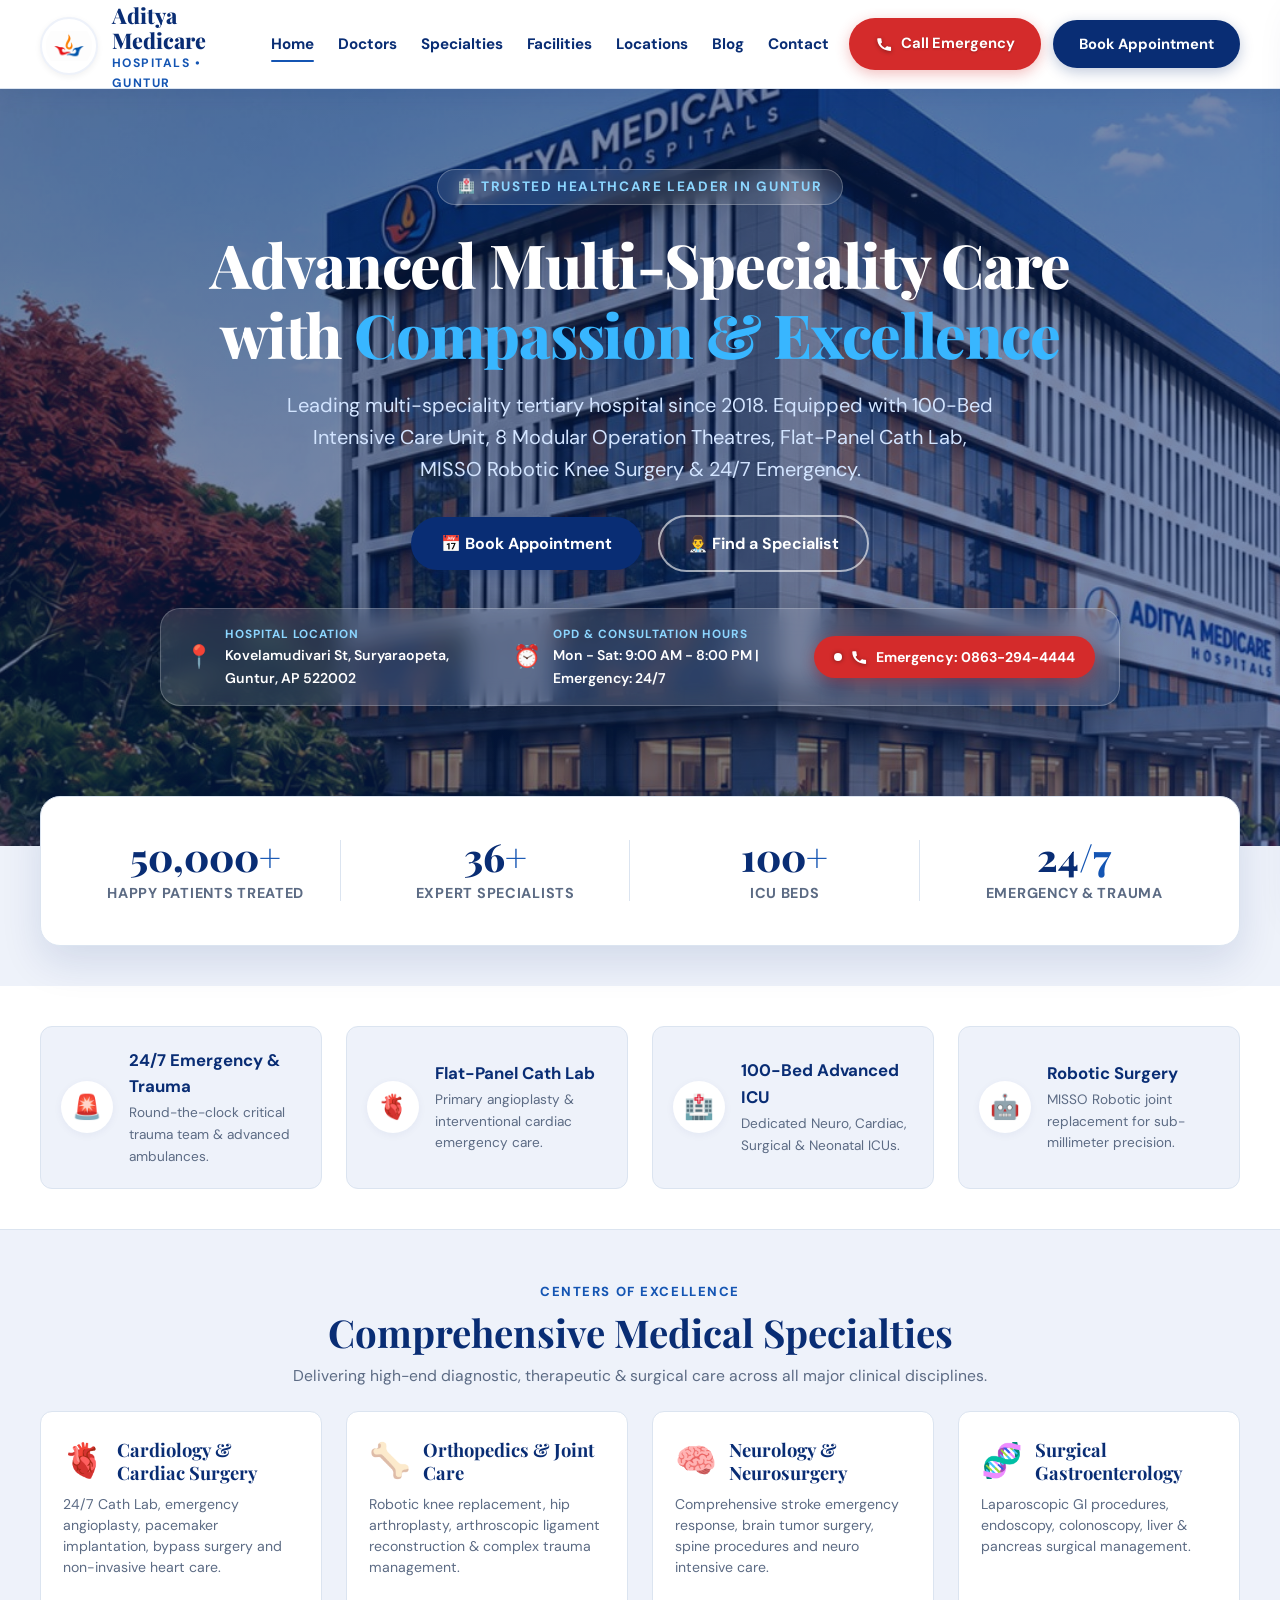
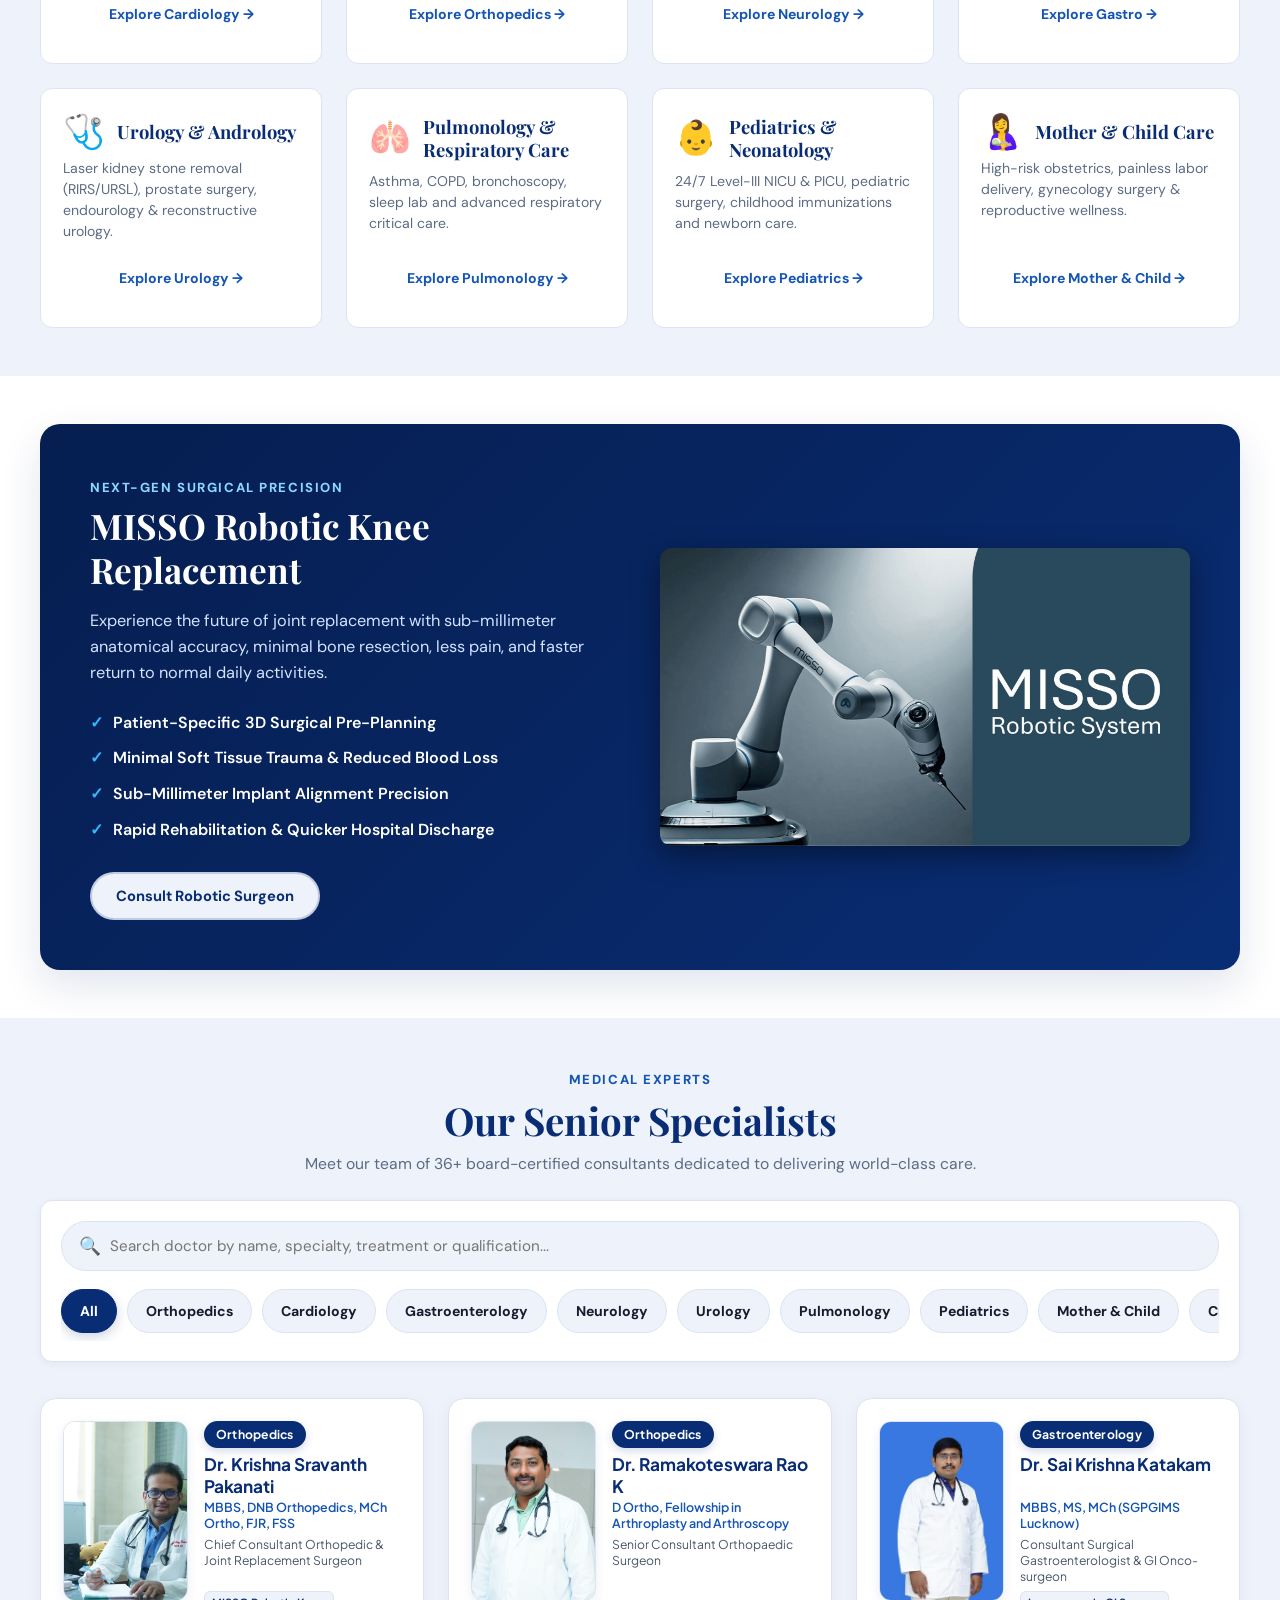
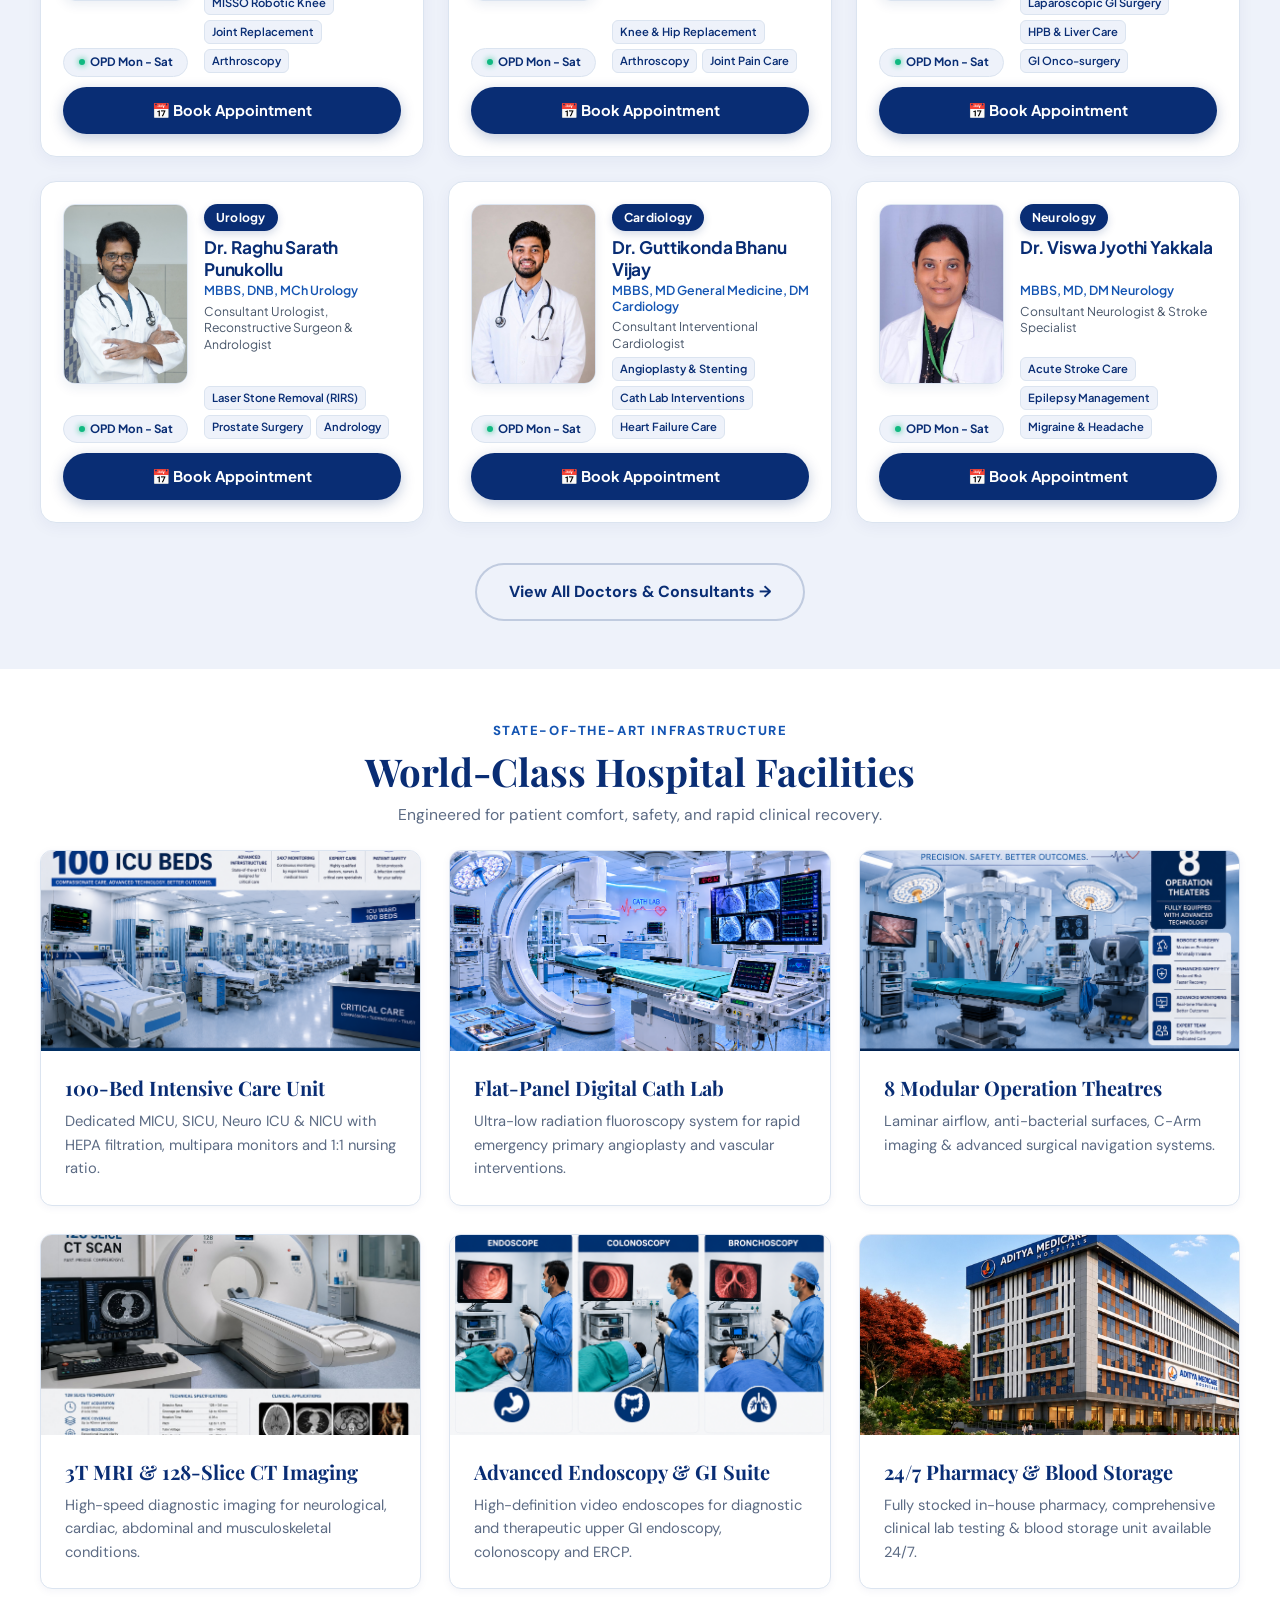
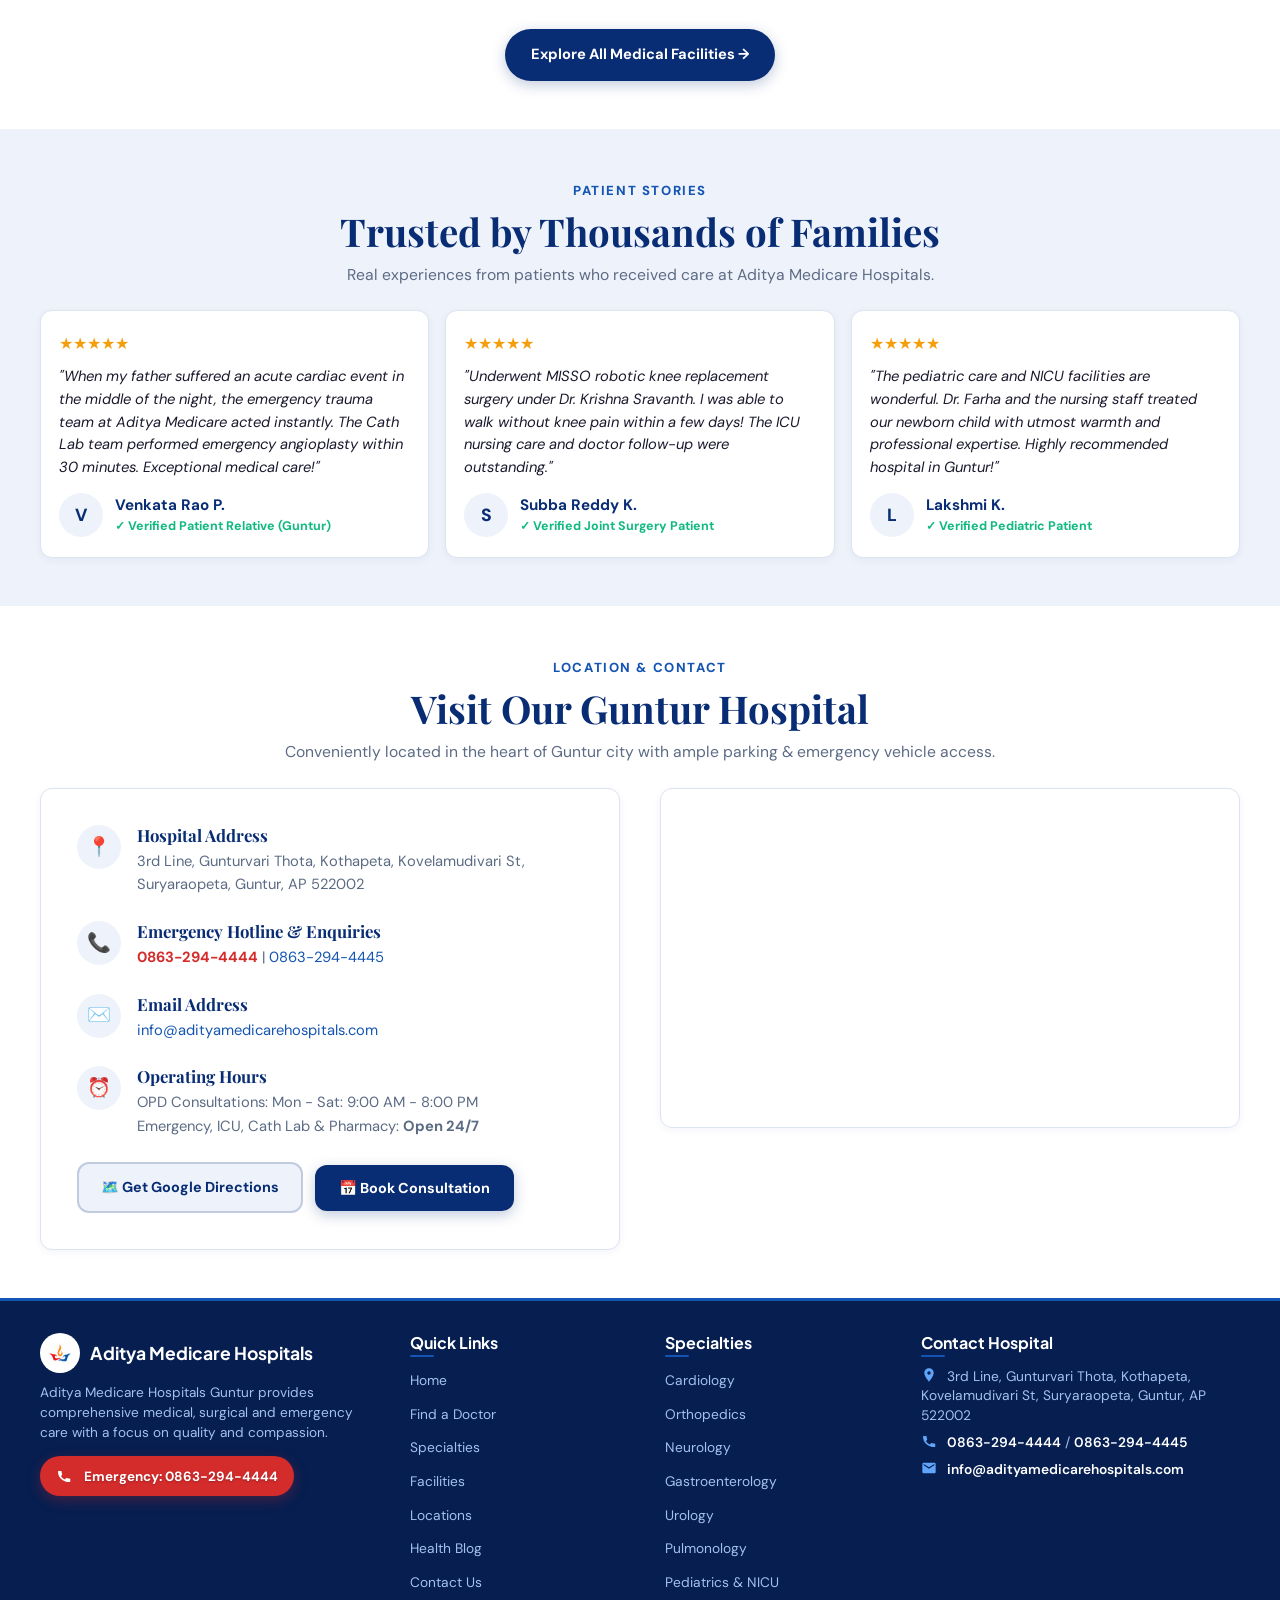
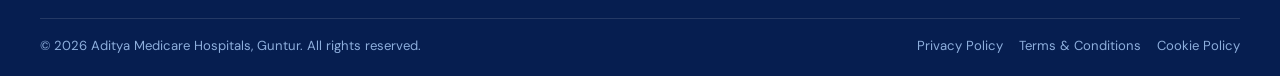
<file: index.html>
<!DOCTYPE html>
<html lang="en">

<head>
  <meta charset="utf-8" />
  <meta name="viewport" content="width=device-width, initial-scale=1.0" />
  <title>Aditya Medicare Hospitals Guntur | Best Multi-Speciality Hospital</title>
  <meta name="description"
    content="Aditya Medicare Hospitals Guntur – Leading multi-speciality hospital with expert cardiologists, neurologists and orthopaedic surgeons. 100-bed ICU, 8 Operation Theatres, Cath Lab and 24/7 Emergency. Call 0863-294-4444." />
  <meta name="keywords"
    content="best hospital in Guntur, multi-speciality hospital Guntur, cardiac hospital Guntur, neurologist Guntur, orthopaedic hospital Guntur, 24 hour emergency hospital Guntur, Aditya Medicare Hospitals" />
  <meta name="author" content="Aditya Medicare Hospitals, Guntur" />
  <meta name="robots" content="index, follow" />
  <link rel="canonical" href="https://www.adityamedicarehospitals.com/" />
  
  <!-- Open Graph / Social Meta -->
  <meta property="og:type" content="website" />
  <meta property="og:url" content="https://www.adityamedicarehospitals.com/" />
  <meta property="og:title" content="Aditya Medicare Hospitals Guntur | Best Multi-Speciality Hospital" />
  <meta property="og:description" content="Expert cardiac, neuro, ortho & emergency care in Guntur. 100-bed ICU, 8 OTs, Cath Lab and 24/7 Emergency." />
  <meta property="og:image" content="https://www.adityamedicarehospitals.com/images/Hospital.Building.jpg" />
  <meta property="og:site_name" content="Aditya Medicare Hospitals" />
  <meta property="og:locale" content="en_IN" />

  <!-- Twitter Meta -->
  <meta name="twitter:card" content="summary_large_image" />
  <meta name="twitter:title" content="Aditya Medicare Hospitals Guntur | Best Multi-Speciality Hospital" />
  <meta name="twitter:description" content="Leading multi-speciality hospital in Guntur. 100-bed ICU, 8 OTs, Cath Lab, 24/7 Emergency." />
  <meta name="twitter:image" content="https://www.adityamedicarehospitals.com/images/Hospital.Building.jpg" />

  <!-- JSON-LD Structured Data -->
  <script type="application/ld+json">
  {
    "@context": "https://schema.org",
    "@type": "Hospital",
    "name": "Aditya Medicare Hospitals",
    "alternateName": "Aditya Hospital Guntur",
    "url": "https://www.adityamedicarehospitals.com/",
    "logo": "https://www.adityamedicarehospitals.com/images/Hospital-logo.png",
    "image": "https://www.adityamedicarehospitals.com/images/Hospital.Building.jpg",
    "description": "Aditya Medicare Hospitals is Guntur's premier multi-speciality hospital featuring a 100-bed ICU, 8 modular OTs, Cath Lab, MISSO Robotic Knee Surgery, and 24/7 Emergency Care.",
    "telephone": "+91-863-294-4444",
    "emergencyTelephone": "+91-863-294-4444",
    "address": {
      "@type": "PostalAddress",
      "streetAddress": "Kovelamudivari St, Suryaraopeta",
      "addressLocality": "Guntur",
      "addressRegion": "Andhra Pradesh",
      "postalCode": "522002",
      "addressCountry": "IN"
    },
    "geo": {
      "@type": "GeoCoordinates",
      "latitude": 16.3067,
      "longitude": 80.4365
    },
    "openingHoursSpecification": {
      "@type": "OpeningHoursSpecification",
      "dayOfWeek": ["Monday", "Tuesday", "Wednesday", "Thursday", "Friday", "Saturday", "Sunday"],
      "opens": "00:00",
      "closes": "23:59"
    },
    "medicalSpecialty": [
      "Cardiology",
      "Neurology",
      "Orthopedics",
      "Nephrology",
      "Urology",
      "Gastroenterology",
      "Pediatrics",
      "Pulmonology",
      "GeneralSurgery",
      "EmergencyMedicalServices"
    ]
  }
  </script>
  
  <link rel="icon" type="image/png" href="images/favicon.png" />
  <link rel="apple-touch-icon" href="images/favicon.png" />
  
  <!-- Google Fonts -->
  <link rel="preconnect" href="https://fonts.googleapis.com" />
  <link rel="preconnect" href="https://fonts.gstatic.com" crossorigin />
  <link href="https://fonts.googleapis.com/css2?family=DM+Sans:ital,wght@0,400;0,500;0,700;0,800;1,400&family=Playfair+Display:wght@600;700;800&display=swap" rel="stylesheet" />
  
  <!-- Stylesheet -->
  <link rel="stylesheet" href="style.css?v=3000" />
</head>

<body>

  <!-- NAVBAR -->
  <nav class="navbar">
    <div class="container nav-inner">
      <a href="index.html" class="brand">
        <img src="images/Hospital-logo.png" alt="Aditya Medicare Logo" class="brand-logo" onerror="this.src='images/logo.png';" />
        <div class="brand-text">
          <span class="brand-title">Aditya Medicare</span>
          <span class="brand-subtitle">Hospitals • Guntur</span>
        </div>
      </a>

      <ul class="nav-links">
        <li><a href="index.html" class="active">Home</a></li>
        <li><a href="doctors.html">Doctors</a></li>
        <li><a href="specialties.html">Specialties</a></li>
        <li><a href="facilities.html">Facilities</a></li>
        <li><a href="locations.html">Locations</a></li>
        <li><a href="blog.html">Blog</a></li>
        <li><a href="contact.html">Contact</a></li>
      </ul>

      <div class="nav-cta">
        <a href="tel:08632944444" class="btn btn-danger">
          <svg class="btn-icon" viewBox="0 0 24 24"><path d="M6.62 10.79a15.05 15.05 0 006.59 6.59l2.2-2.2a1 1 0 011.11-.27c1.21.49 2.53.76 3.88.76a1 1 0 011 1v3.5a1 1 0 01-1 1C10.03 21 3 13.97 3 5.48a1 1 0 011-1H7.5a1 1 0 011 1c0 1.35.27 2.67.76 3.88a1 1 0 01-.27 1.11l-2.37 2.32z"/></svg>
          Call Emergency
        </a>
        <button class="btn btn-primary" data-open-modal="true">Book Appointment</button>
      </div>

      <button class="nav-toggle" id="nav-toggle-btn" aria-label="Toggle Navigation Menu">
        <svg viewBox="0 0 24 24">
          <path d="M4 6h16M4 12h16M4 18h16"></path>
        </svg>
      </button>
    </div>
  </nav>

  <!-- MOBILE DRAWER -->
  <div class="mobile-menu-overlay" id="mobile-overlay"></div>
  <div class="mobile-drawer" id="mobile-drawer">
    <div class="mobile-drawer-header">
      <div class="brand-title" style="font-size: 1.1rem;">Aditya Medicare</div>
      <button class="mobile-drawer-close" id="mobile-drawer-close">✕</button>
    </div>
    <ul class="mobile-nav-links">
      <li><a href="index.html" class="active">Home</a></li>
      <li><a href="doctors.html">Doctors</a></li>
      <li><a href="specialties.html">Specialties</a></li>
      <li><a href="facilities.html">Facilities</a></li>
      <li><a href="locations.html">Locations</a></li>
      <li><a href="blog.html">Blog</a></li>
      <li><a href="contact.html">Contact</a></li>
    </ul>
    <div style="margin-top: auto; display: flex; flex-direction: column; gap: 12px; padding-top: 20px;">
      <a href="tel:08632944444" class="btn btn-danger" style="width:100%;">
        <svg class="btn-icon" viewBox="0 0 24 24"><path d="M6.62 10.79a15.05 15.05 0 006.59 6.59l2.2-2.2a1 1 0 011.11-.27c1.21.49 2.53.76 3.88.76a1 1 0 011 1v3.5a1 1 0 01-1 1C10.03 21 3 13.97 3 5.48a1 1 0 011-1H7.5a1 1 0 011 1c0 1.35.27 2.67.76 3.88a1 1 0 01-.27 1.11l-2.37 2.32z"/></svg>
        Call 0863-294-4444
      </a>
      <button class="btn btn-primary" style="width:100%;" data-open-modal="true">Book Appointment</button>
    </div>
  </div>

  <!-- HERO SECTION -->
  <section class="hero-section">
    <div class="hero-bg-media">
      <img src="images/Hospital.Building.jpg" alt="Aditya Medicare Hospital Building" />
    </div>
    <div class="container">
      <div class="hero-content">
        <div class="hero-badge">🏥 Trusted Healthcare Leader in Guntur</div>
        <h1 class="hero-title">Advanced Multi-Speciality Care with <span>Compassion & Excellence</span></h1>
        <p class="hero-subtitle">
          Leading multi-speciality tertiary hospital since 2018. Equipped with 100-Bed Intensive Care Unit, 8 Modular Operation Theatres, Flat-Panel Cath Lab, MISSO Robotic Knee Surgery & 24/7 Emergency.
        </p>
        <div class="hero-actions">
          <button class="btn btn-primary" data-open-modal="true" style="font-size: 1rem; padding: 14px 28px;">
            📅 Book Appointment
          </button>
          <a href="doctors.html" class="btn btn-outline-white" style="font-size: 1rem; padding: 14px 28px;">
            👨‍⚕️ Find a Specialist
          </a>
        </div>

        <!-- PROMINENT HERO INFO BAR (LOCATION, OPD HOURS & EMERGENCY) -->
        <div class="hero-info-bar">
          <div class="hero-info-item">
            <span class="hero-info-icon">📍</span>
            <div>
              <span class="hero-info-label">Hospital Location</span>
              <span class="hero-info-val">Kovelamudivari St, Suryaraopeta, Guntur, AP 522002</span>
            </div>
          </div>
          
          <div class="hero-info-item">
            <span class="hero-info-icon">⏰</span>
            <div>
              <span class="hero-info-label">OPD & Consultation Hours</span>
              <span class="hero-info-val">Mon - Sat: 9:00 AM - 8:00 PM | Emergency: 24/7</span>
            </div>
          </div>
          
          <div class="hero-info-item hero-info-emergency">
            <a href="tel:08632944444" class="hero-emergency-btn">
              <span class="pulse-dot"></span>
              <svg class="btn-icon" viewBox="0 0 24 24"><path d="M6.62 10.79a15.05 15.05 0 006.59 6.59l2.2-2.2a1 1 0 011.11-.27c1.21.49 2.53.76 3.88.76a1 1 0 011 1v3.5a1 1 0 01-1 1C10.03 21 3 13.97 3 5.48a1 1 0 011-1H7.5a1 1 0 011 1c0 1.35.27 2.67.76 3.88a1 1 0 01-.27 1.11l-2.37 2.32z"/></svg>
              Emergency: 0863-294-4444
            </a>
          </div>
        </div>
      </div>
    </div>
  </section>

  <!-- HERO STATS BAR -->
  <div class="container hero-stats-wrapper">
    <div class="stats-grid">
      <div class="stat-card">
        <div class="stat-number" data-target="50000" data-suffix="+">50,000+</div>
        <div class="stat-label">Happy Patients Treated</div>
      </div>
      <div class="stat-card">
        <div class="stat-number" data-target="36" data-suffix="+">36+</div>
        <div class="stat-label">Expert Specialists</div>
      </div>
      <div class="stat-card">
        <div class="stat-number" data-target="100" data-suffix="+">100+</div>
        <div class="stat-label">ICU Beds</div>
      </div>
      <div class="stat-card">
        <div class="stat-number" data-target="24" data-suffix="/7">24/7</div>
        <div class="stat-label">Emergency & Trauma</div>
      </div>
    </div>
  </div>

  <!-- HIGHLIGHTS RIBBON -->
  <section class="highlights-ribbon">
    <div class="container">
      <div class="ribbon-grid">
        <div class="ribbon-item">
          <div class="ribbon-icon">🚨</div>
          <div>
            <div class="ribbon-title">24/7 Emergency & Trauma</div>
            <div class="ribbon-desc">Round-the-clock critical trauma team & advanced ambulances.</div>
          </div>
        </div>
        <div class="ribbon-item">
          <div class="ribbon-icon">🫀</div>
          <div>
            <div class="ribbon-title">Flat-Panel Cath Lab</div>
            <div class="ribbon-desc">Primary angioplasty & interventional cardiac emergency care.</div>
          </div>
        </div>
        <div class="ribbon-item">
          <div class="ribbon-icon">🏥</div>
          <div>
            <div class="ribbon-title">100-Bed Advanced ICU</div>
            <div class="ribbon-desc">Dedicated Neuro, Cardiac, Surgical & Neonatal ICUs.</div>
          </div>
        </div>
        <div class="ribbon-item">
          <div class="ribbon-icon">🤖</div>
          <div>
            <div class="ribbon-title">Robotic Surgery</div>
            <div class="ribbon-desc">MISSO Robotic joint replacement for sub-millimeter precision.</div>
          </div>
        </div>
      </div>
    </div>
  </section>

  <!-- SPECIALTIES SECTION -->
  <section class="section section-soft">
    <div class="container">
      <div class="section-header">
        <span class="section-tag">Centers of Excellence</span>
        <h2 class="section-title">Comprehensive Medical Specialties</h2>
        <p class="section-subtitle">Delivering high-end diagnostic, therapeutic & surgical care across all major clinical disciplines.</p>
      </div>

      <div class="specialties-grid">
        <div class="specialty-card">
          <div class="specialty-header">
            <span class="specialty-icon">🫀</span>
            <h3 class="specialty-name">Cardiology & Cardiac Surgery</h3>
          </div>
          <p class="specialty-desc">24/7 Cath Lab, emergency angioplasty, pacemaker implantation, bypass surgery and non-invasive heart care.</p>
          <a href="specialties.html" class="specialty-link">Explore Cardiology →</a>
        </div>

        <div class="specialty-card">
          <div class="specialty-header">
            <span class="specialty-icon">🦴</span>
            <h3 class="specialty-name">Orthopedics & Joint Care</h3>
          </div>
          <p class="specialty-desc">Robotic knee replacement, hip arthroplasty, arthroscopic ligament reconstruction & complex trauma management.</p>
          <a href="specialties.html" class="specialty-link">Explore Orthopedics →</a>
        </div>

        <div class="specialty-card">
          <div class="specialty-header">
            <span class="specialty-icon">🧠</span>
            <h3 class="specialty-name">Neurology & Neurosurgery</h3>
          </div>
          <p class="specialty-desc">Comprehensive stroke emergency response, brain tumor surgery, spine procedures and neuro intensive care.</p>
          <a href="specialties.html" class="specialty-link">Explore Neurology →</a>
        </div>

        <div class="specialty-card">
          <div class="specialty-header">
            <span class="specialty-icon">🧬</span>
            <h3 class="specialty-name">Surgical Gastroenterology</h3>
          </div>
          <p class="specialty-desc">Laparoscopic GI procedures, endoscopy, colonoscopy, liver & pancreas surgical management.</p>
          <a href="specialties.html" class="specialty-link">Explore Gastro →</a>
        </div>

        <div class="specialty-card">
          <div class="specialty-header">
            <span class="specialty-icon">🩺</span>
            <h3 class="specialty-name">Urology & Andrology</h3>
          </div>
          <p class="specialty-desc">Laser kidney stone removal (RIRS/URSL), prostate surgery, endourology & reconstructive urology.</p>
          <a href="specialties.html" class="specialty-link">Explore Urology →</a>
        </div>

        <div class="specialty-card">
          <div class="specialty-header">
            <span class="specialty-icon">🫁</span>
            <h3 class="specialty-name">Pulmonology & Respiratory Care</h3>
          </div>
          <p class="specialty-desc">Asthma, COPD, bronchoscopy, sleep lab and advanced respiratory critical care.</p>
          <a href="specialties.html" class="specialty-link">Explore Pulmonology →</a>
        </div>

        <div class="specialty-card">
          <div class="specialty-header">
            <span class="specialty-icon">👶</span>
            <h3 class="specialty-name">Pediatrics & Neonatology</h3>
          </div>
          <p class="specialty-desc">24/7 Level-III NICU & PICU, pediatric surgery, childhood immunizations and newborn care.</p>
          <a href="specialties.html" class="specialty-link">Explore Pediatrics →</a>
        </div>

        <div class="specialty-card">
          <div class="specialty-header">
            <span class="specialty-icon">🤱</span>
            <h3 class="specialty-name">Mother & Child Care</h3>
          </div>
          <p class="specialty-desc">High-risk obstetrics, painless labor delivery, gynecology surgery & reproductive wellness.</p>
          <a href="specialties.html" class="specialty-link">Explore Mother & Child →</a>
        </div>
      </div>
    </div>
  </section>

  <!-- ROBOTIC KNEE SURGERY BANNER -->
  <section class="section section-white">
    <div class="container">
      <div class="robotic-banner">
        <div class="robotic-content">
          <span class="section-tag" style="color: #8cd6ff;">Next-Gen Surgical Precision</span>
          <h2>MISSO Robotic Knee Replacement</h2>
          <p>
            Experience the future of joint replacement with sub-millimeter anatomical accuracy, minimal bone resection, less pain, and faster return to normal daily activities.
          </p>
          <ul class="robotic-features">
            <li>Patient-Specific 3D Surgical Pre-Planning</li>
            <li>Minimal Soft Tissue Trauma & Reduced Blood Loss</li>
            <li>Sub-Millimeter Implant Alignment Precision</li>
            <li>Rapid Rehabilitation & Quicker Hospital Discharge</li>
          </ul>
          <button class="btn btn-secondary" data-open-modal="true" data-department="Orthopedics">
            Consult Robotic Surgeon
          </button>
        </div>
        <div class="robotic-media">
          <img src="images/misso-robot.jpg" alt="MISSO Robotic Joint Surgery System" onerror="this.src='images/operation-theatre.png';" />
        </div>
      </div>
    </div>
  </section>

  <!-- DOCTORS SHOWCASE -->
  <section class="section section-soft">
    <div class="container">
      <div class="section-header">
        <span class="section-tag">Medical Experts</span>
        <h2 class="section-title">Our Senior Specialists</h2>
        <p class="section-subtitle">Meet our team of 36+ board-certified consultants dedicated to delivering world-class care.</p>
      </div>

      <div class="doctor-filter-bar">
        <div class="search-input-wrap">
          <span class="search-icon">🔍</span>
          <input type="text" id="doctor-search-input" placeholder="Search doctor by name, specialty, treatment or qualification..." />
        </div>
        <div class="filter-pills" id="filter-pills-container">
          <!-- Dynamic filter pills generated by script.js -->
        </div>
      </div>

      <div class="doctors-grid" id="doctors-grid-container">
        <!-- Dynamic doctor cards generated by script.js -->
      </div>

      <div style="text-align: center; margin-top: 40px;">
        <a href="doctors.html" class="btn btn-secondary" style="padding: 14px 32px; font-size: 1rem;">View All Doctors & Consultants →</a>
      </div>
    </div>
  </section>

  <!-- FACILITIES SHOWCASE -->
  <section class="section section-white">
    <div class="container">
      <div class="section-header">
        <span class="section-tag">State-of-the-Art Infrastructure</span>
        <h2 class="section-title">World-Class Hospital Facilities</h2>
        <p class="section-subtitle">Engineered for patient comfort, safety, and rapid clinical recovery.</p>
      </div>

      <div class="facilities-grid">
        <div class="facility-card">
          <div class="facility-img-wrap">
            <img src="images/icu.png" alt="100-Bed Intensive Care Unit" />
          </div>
          <div class="facility-body">
            <h3 class="facility-title">100-Bed Intensive Care Unit</h3>
            <p class="facility-desc">Dedicated MICU, SICU, Neuro ICU & NICU with HEPA filtration, multipara monitors and 1:1 nursing ratio.</p>
          </div>
        </div>

        <div class="facility-card">
          <div class="facility-img-wrap">
            <img src="images/cath-lab.png" alt="Flat Panel Cath Lab" />
          </div>
          <div class="facility-body">
            <h3 class="facility-title">Flat-Panel Digital Cath Lab</h3>
            <p class="facility-desc">Ultra-low radiation fluoroscopy system for rapid emergency primary angioplasty and vascular interventions.</p>
          </div>
        </div>

        <div class="facility-card">
          <div class="facility-img-wrap">
            <img src="images/operation-theatre.png" alt="8 Modular Operation Theatres" />
          </div>
          <div class="facility-body">
            <h3 class="facility-title">8 Modular Operation Theatres</h3>
            <p class="facility-desc">Laminar airflow, anti-bacterial surfaces, C-Arm imaging & advanced surgical navigation systems.</p>
          </div>
        </div>

        <div class="facility-card">
          <div class="facility-img-wrap">
            <img src="images/CTscan.png" alt="Advanced MRI & CT Diagnostics" />
          </div>
          <div class="facility-body">
            <h3 class="facility-title">3T MRI & 128-Slice CT Imaging</h3>
            <p class="facility-desc">High-speed diagnostic imaging for neurological, cardiac, abdominal and musculoskeletal conditions.</p>
          </div>
        </div>

        <div class="facility-card">
          <div class="facility-img-wrap">
            <img src="images/Endocolonobroncho.png" alt="Advanced Endoscopy Suite" />
          </div>
          <div class="facility-body">
            <h3 class="facility-title">Advanced Endoscopy & GI Suite</h3>
            <p class="facility-desc">High-definition video endoscopes for diagnostic and therapeutic upper GI endoscopy, colonoscopy and ERCP.</p>
          </div>
        </div>

        <div class="facility-card">
          <div class="facility-img-wrap">
            <img src="images/Hospital.Building.jpg" alt="24/7 Pharmacy & Emergency Care" />
          </div>
          <div class="facility-body">
            <h3 class="facility-title">24/7 Pharmacy & Blood Storage</h3>
            <p class="facility-desc">Fully stocked in-house pharmacy, comprehensive clinical lab testing & blood storage unit available 24/7.</p>
          </div>
        </div>
      </div>

      <div style="text-align: center; margin-top: 40px;">
        <a href="facilities.html" class="btn btn-primary">Explore All Medical Facilities →</a>
      </div>
    </div>
  </section>

  <!-- PATIENT TESTIMONIALS -->
  <section class="section section-soft">
    <div class="container">
      <div class="section-header">
        <span class="section-tag">Patient Stories</span>
        <h2 class="section-title">Trusted by Thousands of Families</h2>
        <p class="section-subtitle">Real experiences from patients who received care at Aditya Medicare Hospitals.</p>
      </div>

      <div class="reviews-grid">
        <div class="review-card">
          <div class="stars">★★★★★</div>
          <p class="review-text">
            "When my father suffered an acute cardiac event in the middle of the night, the emergency trauma team at Aditya Medicare acted instantly. The Cath Lab team performed emergency angioplasty within 30 minutes. Exceptional medical care!"
          </p>
          <div class="reviewer-info">
            <div class="reviewer-avatar">V</div>
            <div>
              <div class="reviewer-name">Venkata Rao P.</div>
              <div class="reviewer-tag">✓ Verified Patient Relative (Guntur)</div>
            </div>
          </div>
        </div>

        <div class="review-card">
          <div class="stars">★★★★★</div>
          <p class="review-text">
            "Underwent MISSO robotic knee replacement surgery under Dr. Krishna Sravanth. I was able to walk without knee pain within a few days! The ICU nursing care and doctor follow-up were outstanding."
          </p>
          <div class="reviewer-info">
            <div class="reviewer-avatar">S</div>
            <div>
              <div class="reviewer-name">Subba Reddy K.</div>
              <div class="reviewer-tag">✓ Verified Joint Surgery Patient</div>
            </div>
          </div>
        </div>

        <div class="review-card">
          <div class="stars">★★★★★</div>
          <p class="review-text">
            "The pediatric care and NICU facilities are wonderful. Dr. Farha and the nursing staff treated our newborn child with utmost warmth and professional expertise. Highly recommended hospital in Guntur!"
          </p>
          <div class="reviewer-info">
            <div class="reviewer-avatar">L</div>
            <div>
              <div class="reviewer-name">Lakshmi K.</div>
              <div class="reviewer-tag">✓ Verified Pediatric Patient</div>
            </div>
          </div>
        </div>
      </div>
    </div>
  </section>

  <!-- LOCATION & CONTACT -->
  <section class="section section-white">
    <div class="container">
      <div class="section-header">
        <span class="section-tag">Location & Contact</span>
        <h2 class="section-title">Visit Our Guntur Hospital</h2>
        <p class="section-subtitle">Conveniently located in the heart of Guntur city with ample parking & emergency vehicle access.</p>
      </div>

      <div class="contact-layout">
        <div class="contact-info-card">
          <div class="contact-detail-item">
            <div class="contact-detail-icon">📍</div>
            <div class="contact-detail-text">
              <h4>Hospital Address</h4>
              <p>3rd Line, Gunturvari Thota, Kothapeta, Kovelamudivari St, Suryaraopeta, Guntur, AP 522002</p>
            </div>
          </div>

          <div class="contact-detail-item">
            <div class="contact-detail-icon">📞</div>
            <div class="contact-detail-text">
              <h4>Emergency Hotline & Enquiries</h4>
              <p><a href="tel:08632944444" style="font-weight: 700; color: var(--red);">0863-294-4444</a> | <a href="tel:08632944445">0863-294-4445</a></p>
            </div>
          </div>

          <div class="contact-detail-item">
            <div class="contact-detail-icon">✉️</div>
            <div class="contact-detail-text">
              <h4>Email Address</h4>
              <p><a href="mailto:info@adityamedicarehospitals.com">info@adityamedicarehospitals.com</a></p>
            </div>
          </div>

          <div class="contact-detail-item">
            <div class="contact-detail-icon">⏰</div>
            <div class="contact-detail-text">
              <h4>Operating Hours</h4>
              <p>OPD Consultations: Mon - Sat: 9:00 AM - 8:00 PM<br />Emergency, ICU, Cath Lab & Pharmacy: <strong>Open 24/7</strong></p>
            </div>
          </div>

          <div class="contact-actions">
            <a href="https://maps.google.com/?q=Aditya+Medicare+Hospitals+Guntur" target="_blank" rel="noopener" class="btn btn-secondary">
              🗺️ Get Google Directions
            </a>
            <button class="btn btn-primary" data-open-modal="true">📅 Book Consultation</button>
          </div>
        </div>

        <div class="map-container">
          <iframe
            src="https://maps.google.com/maps?q=Aditya+Medicare+Hospitals+Guntur+522002&t=&z=16&ie=UTF8&iwloc=&output=embed"
            allowfullscreen="" loading="lazy" title="Aditya Medicare Hospitals Guntur Location Map">
          </iframe>
        </div>
      </div>
    </div>
  </section>

  <!-- APPOINTMENT MODAL -->
  <div class="modal-overlay" id="appointment-modal" aria-hidden="true" role="dialog" aria-modal="true" aria-labelledby="modal-title-heading">
    <div class="modal-container">
      <div class="modal-header">
        <h3>📅 Book Doctor Appointment</h3>
        <button class="modal-close" id="modal-close-btn">✕</button>
      </div>
      <div class="modal-body">
        <form id="appointment-form">
          <div class="form-group">
            <label for="modal-patient-name">Full Patient Name *</label>
            <input type="text" id="modal-patient-name" class="form-control" placeholder="e.g. Ramesh Kumar" required />
          </div>

          <div class="form-row">
            <div class="form-group">
              <label for="modal-patient-phone">Phone Number *</label>
              <input type="tel" id="modal-patient-phone" class="form-control" placeholder="10-digit mobile number" required />
            </div>
            <div class="form-group">
              <label for="modal-patient-email">Email Address</label>
              <input type="email" id="modal-patient-email" class="form-control" placeholder="name@example.com" />
            </div>
          </div>

          <div class="form-row">
            <div class="form-group">
              <label for="modal-department-select">Select Medical Specialty</label>
              <select id="modal-department-select" class="form-control">
                <option value="">General Consultation</option>
                <option value="Cardiology">Cardiology</option>
                <option value="Orthopedics">Orthopedics</option>
                <option value="Neurology">Neurology</option>
                <option value="Gastroenterology">Gastroenterology</option>
                <option value="Urology">Urology</option>
                <option value="Pulmonology">Pulmonology</option>
                <option value="Pediatrics">Pediatrics</option>
                <option value="Mother & Child">Mother & Child Care</option>
                <option value="Critical Care">Critical Care</option>
              </select>
            </div>

            <div class="form-group">
              <label for="modal-doctor-select">Preferred Doctor</label>
              <select id="modal-doctor-select" class="form-control">
                <option value="">Any Available Specialist</option>
                <option value="Dr. Krishna Sravanth Pakanati">Dr. Krishna Sravanth Pakanati (Orthopedics)</option>
                <option value="Dr. Ramakoteswara Rao K">Dr. Ramakoteswara Rao K (Orthopedics)</option>
                <option value="Dr. Sai Krishna Katakam">Dr. Sai Krishna Katakam (Gastroenterology)</option>
                <option value="Dr. Raghu Sarath Punukollu">Dr. Raghu Sarath Punukollu (Urology)</option>
                <option value="Dr. Guttikonda Bhanu Vijay">Dr. Guttikonda Bhanu Vijay (Cardiology)</option>
                <option value="Dr. Viswa Jyothi Yakkala">Dr. Viswa Jyothi Yakkala (Neurology)</option>
                <option value="Dr. Sajila">Dr. Sajila (Mother & Child)</option>
                <option value="Dr. Farha">Dr. Farha (Pediatrics)</option>
                <option value="Dr. Dinesh">Dr. Dinesh (Pulmonology)</option>
                <option value="Dr. Sunil Kumar Thadigiri">Dr. Sunil Kumar Thadigiri (Critical Care)</option>
              </select>
            </div>
          </div>

          <div class="form-row">
            <div class="form-group">
              <label for="modal-preferred-date">Preferred Date</label>
              <input type="date" id="modal-preferred-date" class="form-control" />
            </div>
            <div class="form-group">
              <label for="modal-time-slot">Preferred Time Slot</label>
              <select id="modal-time-slot" class="form-control">
                <option value="Morning">Morning (10:00 AM - 1:00 PM)</option>
                <option value="Afternoon">Afternoon (2:00 PM - 5:00 PM)</option>
                <option value="Evening">Evening (5:00 PM - 8:00 PM)</option>
              </select>
            </div>
          </div>

          <div style="margin-top: 24px;">
            <button type="submit" class="btn btn-primary" style="width: 100%; padding: 14px; font-size: 1rem;">
              Confirm Appointment Booking
            </button>
          </div>
        </form>
      </div>
    </div>
  </div>

  <!-- FOOTER -->
    <!-- FOOTER -->
    <!-- FOOTER -->
  <footer class="footer">
    <div class="container">
      <div class="footer-grid">
        <div class="footer-brand">
          <div class="footer-logo-wrap">
            <img src="images/Hospital-logo.png" alt="Aditya Medicare Logo" class="footer-logo" onerror="this.src='images/logo.png';" />
            <div class="footer-brand-name">Aditya Medicare Hospitals</div>
          </div>
          <p class="footer-desc">
            Aditya Medicare Hospitals Guntur provides comprehensive medical, surgical and emergency care with a focus on quality and compassion.
          </p>
          <div style="margin-top: 4px;">
            <a href="tel:08632944444" class="btn btn-danger footer-emergency-btn">
              <svg viewBox="0 0 24 24" style="width:16px;height:16px;fill:currentColor;margin-right:6px;"><path d="M6.62 10.79a15.05 15.05 0 006.59 6.59l2.2-2.2a1 1 0 011.11-.27c1.21.49 2.53.76 3.88.76a1 1 0 011 1v3.5a1 1 0 01-1 1C10.03 21 3 13.97 3 5.48a1 1 0 011-1H7.5a1 1 0 011 1c0 1.35.27 2.67.76 3.88a1 1 0 01-.27 1.11l-2.37 2.32z"/></svg>
              Emergency: 0863-294-4444
            </a>
          </div>
        </div>

        <div>
          <h4 class="footer-title">Quick Links</h4>
          <ul class="footer-links">
            <li><a href="index.html">Home</a></li>
            <li><a href="doctors.html">Find a Doctor</a></li>
            <li><a href="specialties.html">Specialties</a></li>
            <li><a href="facilities.html">Facilities</a></li>
            <li><a href="locations.html">Locations</a></li>
            <li><a href="blog.html">Health Blog</a></li>
            <li><a href="contact.html">Contact Us</a></li>
          </ul>
        </div>

        <div>
          <h4 class="footer-title">Specialties</h4>
          <ul class="footer-links">
            <li><a href="specialties.html">Cardiology</a></li>
            <li><a href="specialties.html">Orthopedics</a></li>
            <li><a href="specialties.html">Neurology</a></li>
            <li><a href="specialties.html">Gastroenterology</a></li>
            <li><a href="specialties.html">Urology</a></li>
            <li><a href="specialties.html">Pulmonology</a></li>
            <li><a href="specialties.html">Pediatrics &amp; NICU</a></li>
          </ul>
        </div>

        <div>
          <h4 class="footer-title">Contact Hospital</h4>
          <p class="footer-contact-item">
            <svg style="width:16px;height:16px;fill:#60a5fa;vertical-align:-2px;margin-right:6px;" viewBox="0 0 24 24"><path d="M12 2C8.13 2 5 5.13 5 9c0 5.25 7 13 7 13s7-7.75 7-13c0-3.87-3.13-7-7-7zm0 9.5c-1.38 0-2.5-1.12-2.5-2.5s1.12-2.5 2.5-2.5 2.5 1.12 2.5 2.5-1.12 2.5-2.5 2.5z"/></svg>
            3rd Line, Gunturvari Thota, Kothapeta, Kovelamudivari St, Suryaraopeta, Guntur, AP 522002
          </p>
          <p class="footer-contact-item">
            <svg style="width:16px;height:16px;fill:#60a5fa;vertical-align:-2px;margin-right:6px;" viewBox="0 0 24 24"><path d="M6.62 10.79a15.05 15.05 0 006.59 6.59l2.2-2.2a1 1 0 011.11-.27c1.21.49 2.53.76 3.88.76a1 1 0 011 1v3.5a1 1 0 01-1 1C10.03 21 3 13.97 3 5.48a1 1 0 011-1H7.5a1 1 0 011 1c0 1.35.27 2.67.76 3.88a1 1 0 01-.27 1.11l-2.37 2.32z"/></svg>
            <a href="tel:08632944444">0863-294-4444</a> / <a href="tel:08632944445">0863-294-4445</a>
          </p>
          <p class="footer-contact-item">
            <svg style="width:16px;height:16px;fill:#60a5fa;vertical-align:-2px;margin-right:6px;" viewBox="0 0 24 24"><path d="M20 4H4c-1.1 0-1.99.9-1.99 2L2 18c0 1.1.9 2 2 2h16c1.1 0 2-.9 2-2V6c0-1.1-.9-2-2-2zm0 4l-8 5-8-5V6l8 5 8-5v2z"/></svg>
            <a href="mailto:info@adityamedicarehospitals.com">info@adityamedicarehospitals.com</a>
          </p>
        </div>
      </div>

      <div class="footer-bottom">
        <div>&copy; 2026 Aditya Medicare Hospitals, Guntur. All rights reserved.</div>
        <div class="footer-legal">
          <a href="privacy-policy.html">Privacy Policy</a>
          <a href="terms-conditions.html">Terms &amp; Conditions</a>
          <a href="cookie-policy.html">Cookie Policy</a>
        </div>
      </div>
    </div>
  </footer>

  <!-- Script File -->
  <script src="script.js?v=15"></script>
</body>

</html>
</file>
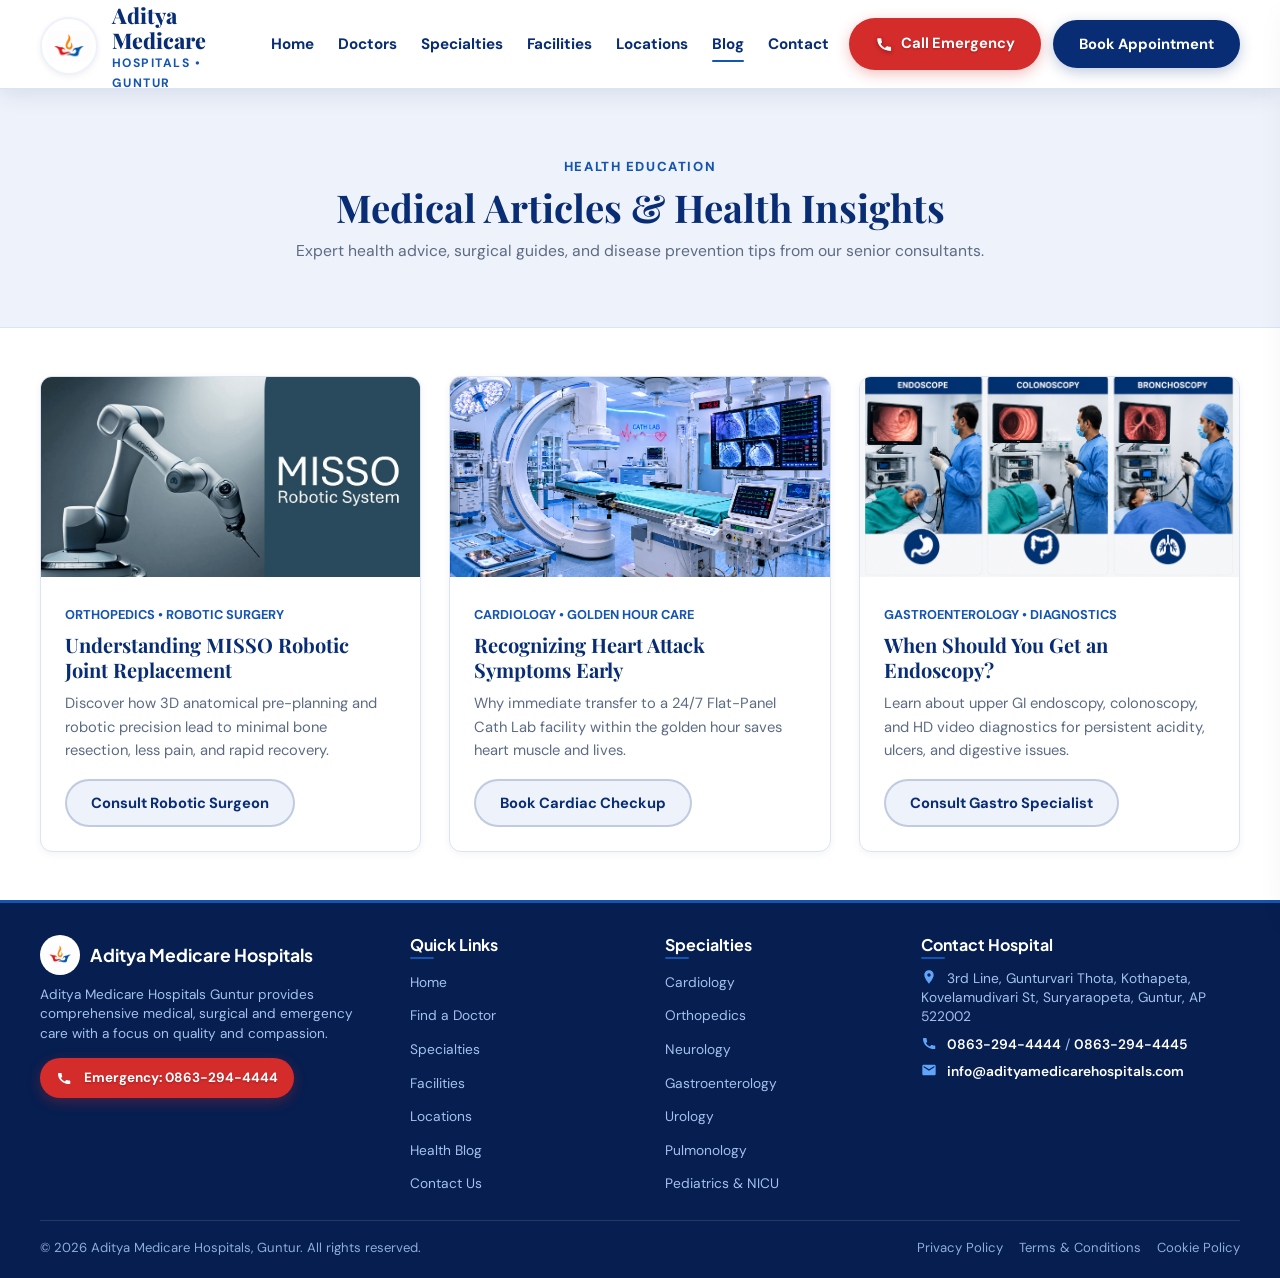
<file: blog.html>
<!DOCTYPE html>
<html lang="en">

<head>
  <meta charset="utf-8" />
  <meta name="viewport" content="width=device-width, initial-scale=1.0" />
  <title>Health Blog & Medical Articles | Aditya Medicare Hospitals Guntur</title>
  <meta name="description"
    content="Read medical advice, health tips, and healthcare guides from senior doctors at Aditya Medicare Hospitals Guntur." />
  <meta name="keywords"
    content="health blog Guntur, doctor health tips, cardiac health guide, joint replacement advice, Aditya Medicare articles" />
  <meta name="author" content="Aditya Medicare Hospitals, Guntur" />
  <meta name="robots" content="index, follow" />
  <link rel="canonical" href="https://www.adityamedicarehospitals.com/blog.html" />
  
  <link rel="icon" type="image/png" href="images/favicon.png" />
  <link rel="apple-touch-icon" href="images/favicon.png" />
  
  <!-- Fonts -->
  <link rel="preconnect" href="https://fonts.googleapis.com" />
  <link rel="preconnect" href="https://fonts.gstatic.com" crossorigin />
  <link href="https://fonts.googleapis.com/css2?family=DM+Sans:ital,wght@0,400;0,500;0,700;0,800;1,400&family=Playfair+Display:wght@600;700;800&display=swap" rel="stylesheet" />
  
  <!-- Stylesheet -->
  <link rel="stylesheet" href="style.css?v=3000" />
  <!-- Breadcrumb JSON-LD -->
  <script type="application/ld+json">
  {
    "@context": "https://schema.org",
    "@type": "BreadcrumbList",
    "itemListElement": [
      {
        "@type": "ListItem",
        "position": 1,
        "name": "Home",
        "item": "https://www.adityamedicarehospitals.com/"
      },
      {
        "@type": "ListItem",
        "position": 2,
        "name": "Health Blog",
        "item": "https://www.adityamedicarehospitals.com/blog.html"
      }
    ]
  }
  </script>
</head>

<body>

  <!-- NAVBAR -->
  <nav class="navbar">
    <div class="container nav-inner">
      <a href="index.html" class="brand">
        <img src="images/Hospital-logo.png" alt="Aditya Medicare Logo" class="brand-logo" onerror="this.src='images/logo.png';" />
        <div class="brand-text">
          <span class="brand-title">Aditya Medicare</span>
          <span class="brand-subtitle">Hospitals • Guntur</span>
        </div>
      </a>

      <ul class="nav-links">
        <li><a href="index.html">Home</a></li>
        <li><a href="doctors.html">Doctors</a></li>
        <li><a href="specialties.html">Specialties</a></li>
        <li><a href="facilities.html">Facilities</a></li>
        <li><a href="locations.html">Locations</a></li>
        <li><a href="blog.html" class="active">Blog</a></li>
        <li><a href="contact.html">Contact</a></li>
      </ul>

      <div class="nav-cta">
        <a href="tel:08632944444" class="btn btn-danger">
          <svg class="btn-icon" viewBox="0 0 24 24"><path d="M6.62 10.79a15.05 15.05 0 006.59 6.59l2.2-2.2a1 1 0 011.11-.27c1.21.49 2.53.76 3.88.76a1 1 0 011 1v3.5a1 1 0 01-1 1C10.03 21 3 13.97 3 5.48a1 1 0 011-1H7.5a1 1 0 011 1c0 1.35.27 2.67.76 3.88a1 1 0 01-.27 1.11l-2.37 2.32z"/></svg>
          Call Emergency
        </a>
        <button class="btn btn-primary" data-open-modal="true">Book Appointment</button>
      </div>

      <button class="nav-toggle" id="nav-toggle-btn" aria-label="Toggle Navigation Menu">
        <svg viewBox="0 0 24 24">
          <path d="M4 6h16M4 12h16M4 18h16"></path>
        </svg>
      </button>
    </div>
  </nav>

  <!-- MOBILE DRAWER -->
  <div class="mobile-menu-overlay" id="mobile-overlay"></div>
  <div class="mobile-drawer" id="mobile-drawer">
    <div class="mobile-drawer-header">
      <div class="brand-title" style="font-size: 1.1rem;">Aditya Medicare</div>
      <button class="mobile-drawer-close" id="mobile-drawer-close">✕</button>
    </div>
    <ul class="mobile-nav-links">
      <li><a href="index.html">Home</a></li>
      <li><a href="doctors.html">Doctors</a></li>
      <li><a href="specialties.html">Specialties</a></li>
      <li><a href="facilities.html">Facilities</a></li>
      <li><a href="locations.html">Locations</a></li>
      <li><a href="blog.html" class="active">Blog</a></li>
      <li><a href="contact.html">Contact</a></li>
    </ul>
    <div style="margin-top: auto; display: flex; flex-direction: column; gap: 12px; padding-top: 20px;">
      <a href="tel:08632944444" class="btn btn-danger" style="width:100%;">
        <svg class="btn-icon" viewBox="0 0 24 24"><path d="M6.62 10.79a15.05 15.05 0 006.59 6.59l2.2-2.2a1 1 0 011.11-.27c1.21.49 2.53.76 3.88.76a1 1 0 011 1v3.5a1 1 0 01-1 1C10.03 21 3 13.97 3 5.48a1 1 0 011-1H7.5a1 1 0 011 1c0 1.35.27 2.67.76 3.88a1 1 0 01-.27 1.11l-2.37 2.32z"/></svg>
        Call 0863-294-4444
      </a>
      <button class="btn btn-primary" style="width:100%;" data-open-modal="true">Book Appointment</button>
    </div>
  </div>

  <!-- PAGE HERO -->
  <section class="section section-soft subpage-hero-banner">
    <div class="container">
      <div class="section-header">
        <span class="section-tag">Health Education</span>
        <h1 class="section-title">Medical Articles & Health Insights</h1>
        <p class="section-subtitle">Expert health advice, surgical guides, and disease prevention tips from our senior consultants.</p>
      </div>
    </div>
  </section>

  <!-- BLOG ARTICLES -->
  <section class="section section-white">
    <div class="container">
      <div class="facilities-grid">
        <article class="facility-card">
          <div class="facility-img-wrap">
            <img src="images/misso-robot.jpg" alt="MISSO Robotic Knee Surgery Guide" />
          </div>
          <div class="facility-body">
            <span style="font-size: 0.8rem; font-weight: 700; color: var(--blue); text-transform: uppercase;">Orthopedics • Robotic Surgery</span>
            <h3 class="facility-title" style="margin-top: 6px;">Understanding MISSO Robotic Joint Replacement</h3>
            <p class="facility-desc">Discover how 3D anatomical pre-planning and robotic precision lead to minimal bone resection, less pain, and rapid recovery.</p>
            <div style="margin-top: 16px;">
              <button class="btn btn-secondary" data-open-modal="true" data-department="Orthopedics">Consult Robotic Surgeon</button>
            </div>
          </div>
        </article>

        <article class="facility-card">
          <div class="facility-img-wrap">
            <img src="images/cath-lab.png" alt="Emergency Cardiac Angioplasty" />
          </div>
          <div class="facility-body">
            <span style="font-size: 0.8rem; font-weight: 700; color: var(--blue); text-transform: uppercase;">Cardiology • Golden Hour Care</span>
            <h3 class="facility-title" style="margin-top: 6px;">Recognizing Heart Attack Symptoms Early</h3>
            <p class="facility-desc">Why immediate transfer to a 24/7 Flat-Panel Cath Lab facility within the golden hour saves heart muscle and lives.</p>
            <div style="margin-top: 16px;">
              <button class="btn btn-secondary" data-open-modal="true" data-department="Cardiology">Book Cardiac Checkup</button>
            </div>
          </div>
        </article>

        <article class="facility-card">
          <div class="facility-img-wrap">
            <img src="images/Endocolonobroncho.png" alt="Advanced Endoscopy Guide" />
          </div>
          <div class="facility-body">
            <span style="font-size: 0.8rem; font-weight: 700; color: var(--blue); text-transform: uppercase;">Gastroenterology • Diagnostics</span>
            <h3 class="facility-title" style="margin-top: 6px;">When Should You Get an Endoscopy?</h3>
            <p class="facility-desc">Learn about upper GI endoscopy, colonoscopy, and HD video diagnostics for persistent acidity, ulcers, and digestive issues.</p>
            <div style="margin-top: 16px;">
              <button class="btn btn-secondary" data-open-modal="true" data-department="Gastroenterology">Consult Gastro Specialist</button>
            </div>
          </div>
        </article>
      </div>
    </div>
  </section>

  <!-- APPOINTMENT MODAL -->
  <div class="modal-overlay" id="appointment-modal" aria-hidden="true" role="dialog" aria-modal="true" aria-labelledby="modal-title-heading">
    <div class="modal-container">
      <div class="modal-header">
        <h3>📅 Book Doctor Appointment</h3>
        <button class="modal-close" id="modal-close-btn">✕</button>
      </div>
      <div class="modal-body">
        <form id="appointment-form">
          <div class="form-group">
            <label for="modal-patient-name">Full Patient Name *</label>
            <input type="text" id="modal-patient-name" class="form-control" placeholder="e.g. Ramesh Kumar" required />
          </div>

          <div class="form-row">
            <div class="form-group">
              <label for="modal-patient-phone">Phone Number *</label>
              <input type="tel" id="modal-patient-phone" class="form-control" placeholder="10-digit mobile number" required />
            </div>
            <div class="form-group">
              <label for="modal-patient-email">Email Address</label>
              <input type="email" id="modal-patient-email" class="form-control" placeholder="name@example.com" />
            </div>
          </div>

          <div class="form-row">
            <div class="form-group">
              <label for="modal-department-select">Select Medical Specialty</label>
              <select id="modal-department-select" class="form-control">
                <option value="">General Consultation</option>
                <option value="Cardiology">Cardiology</option>
                <option value="Orthopedics">Orthopedics</option>
                <option value="Neurology">Neurology</option>
                <option value="Gastroenterology">Gastroenterology</option>
                <option value="Urology">Urology</option>
                <option value="Pulmonology">Pulmonology</option>
                <option value="Pediatrics">Pediatrics</option>
                <option value="Mother & Child">Mother & Child Care</option>
                <option value="Critical Care">Critical Care</option>
              </select>
            </div>

            <div class="form-group">
              <label for="modal-doctor-select">Preferred Doctor</label>
              <select id="modal-doctor-select" class="form-control">
                <option value="">Any Available Specialist</option>
                <option value="Dr. Krishna Sravanth Pakanati">Dr. Krishna Sravanth Pakanati (Orthopedics)</option>
                <option value="Dr. Ramakoteswara Rao K">Dr. Ramakoteswara Rao K (Orthopedics)</option>
                <option value="Dr. Sai Krishna Katakam">Dr. Sai Krishna Katakam (Gastroenterology)</option>
                <option value="Dr. Raghu Sarath Punukollu">Dr. Raghu Sarath Punukollu (Urology)</option>
                <option value="Dr. Guttikonda Bhanu Vijay">Dr. Guttikonda Bhanu Vijay (Cardiology)</option>
                <option value="Dr. Viswa Jyothi Yakkala">Dr. Viswa Jyothi Yakkala (Neurology)</option>
                <option value="Dr. Sajila">Dr. Sajila (Mother & Child)</option>
                <option value="Dr. Farha">Dr. Farha (Pediatrics)</option>
                <option value="Dr. Dinesh">Dr. Dinesh (Pulmonology)</option>
                <option value="Dr. Sunil Kumar Thadigiri">Dr. Sunil Kumar Thadigiri (Critical Care)</option>
              </select>
            </div>
          </div>

          <div class="form-row">
            <div class="form-group">
              <label for="modal-preferred-date">Preferred Date</label>
              <input type="date" id="modal-preferred-date" class="form-control" />
            </div>
            <div class="form-group">
              <label for="modal-time-slot">Preferred Time Slot</label>
              <select id="modal-time-slot" class="form-control">
                <option value="Morning">Morning (10:00 AM - 1:00 PM)</option>
                <option value="Afternoon">Afternoon (2:00 PM - 5:00 PM)</option>
                <option value="Evening">Evening (5:00 PM - 8:00 PM)</option>
              </select>
            </div>
          </div>

          <div style="margin-top: 24px;">
            <button type="submit" class="btn btn-primary" style="width: 100%; padding: 14px; font-size: 1rem;">
              Confirm Appointment Booking
            </button>
          </div>
        </form>
      </div>
    </div>
  </div>

  <!-- FOOTER -->
    <!-- FOOTER -->
    <!-- FOOTER -->
  <footer class="footer">
    <div class="container">
      <div class="footer-grid">
        <div class="footer-brand">
          <div class="footer-logo-wrap">
            <img src="images/Hospital-logo.png" alt="Aditya Medicare Logo" class="footer-logo" onerror="this.src='images/logo.png';" />
            <div class="footer-brand-name">Aditya Medicare Hospitals</div>
          </div>
          <p class="footer-desc">
            Aditya Medicare Hospitals Guntur provides comprehensive medical, surgical and emergency care with a focus on quality and compassion.
          </p>
          <div style="margin-top: 4px;">
            <a href="tel:08632944444" class="btn btn-danger footer-emergency-btn">
              <svg viewBox="0 0 24 24" style="width:16px;height:16px;fill:currentColor;margin-right:6px;"><path d="M6.62 10.79a15.05 15.05 0 006.59 6.59l2.2-2.2a1 1 0 011.11-.27c1.21.49 2.53.76 3.88.76a1 1 0 011 1v3.5a1 1 0 01-1 1C10.03 21 3 13.97 3 5.48a1 1 0 011-1H7.5a1 1 0 011 1c0 1.35.27 2.67.76 3.88a1 1 0 01-.27 1.11l-2.37 2.32z"/></svg>
              Emergency: 0863-294-4444
            </a>
          </div>
        </div>

        <div>
          <h4 class="footer-title">Quick Links</h4>
          <ul class="footer-links">
            <li><a href="index.html">Home</a></li>
            <li><a href="doctors.html">Find a Doctor</a></li>
            <li><a href="specialties.html">Specialties</a></li>
            <li><a href="facilities.html">Facilities</a></li>
            <li><a href="locations.html">Locations</a></li>
            <li><a href="blog.html">Health Blog</a></li>
            <li><a href="contact.html">Contact Us</a></li>
          </ul>
        </div>

        <div>
          <h4 class="footer-title">Specialties</h4>
          <ul class="footer-links">
            <li><a href="specialties.html">Cardiology</a></li>
            <li><a href="specialties.html">Orthopedics</a></li>
            <li><a href="specialties.html">Neurology</a></li>
            <li><a href="specialties.html">Gastroenterology</a></li>
            <li><a href="specialties.html">Urology</a></li>
            <li><a href="specialties.html">Pulmonology</a></li>
            <li><a href="specialties.html">Pediatrics &amp; NICU</a></li>
          </ul>
        </div>

        <div>
          <h4 class="footer-title">Contact Hospital</h4>
          <p class="footer-contact-item">
            <svg style="width:16px;height:16px;fill:#60a5fa;vertical-align:-2px;margin-right:6px;" viewBox="0 0 24 24"><path d="M12 2C8.13 2 5 5.13 5 9c0 5.25 7 13 7 13s7-7.75 7-13c0-3.87-3.13-7-7-7zm0 9.5c-1.38 0-2.5-1.12-2.5-2.5s1.12-2.5 2.5-2.5 2.5 1.12 2.5 2.5-1.12 2.5-2.5 2.5z"/></svg>
            3rd Line, Gunturvari Thota, Kothapeta, Kovelamudivari St, Suryaraopeta, Guntur, AP 522002
          </p>
          <p class="footer-contact-item">
            <svg style="width:16px;height:16px;fill:#60a5fa;vertical-align:-2px;margin-right:6px;" viewBox="0 0 24 24"><path d="M6.62 10.79a15.05 15.05 0 006.59 6.59l2.2-2.2a1 1 0 011.11-.27c1.21.49 2.53.76 3.88.76a1 1 0 011 1v3.5a1 1 0 01-1 1C10.03 21 3 13.97 3 5.48a1 1 0 011-1H7.5a1 1 0 011 1c0 1.35.27 2.67.76 3.88a1 1 0 01-.27 1.11l-2.37 2.32z"/></svg>
            <a href="tel:08632944444">0863-294-4444</a> / <a href="tel:08632944445">0863-294-4445</a>
          </p>
          <p class="footer-contact-item">
            <svg style="width:16px;height:16px;fill:#60a5fa;vertical-align:-2px;margin-right:6px;" viewBox="0 0 24 24"><path d="M20 4H4c-1.1 0-1.99.9-1.99 2L2 18c0 1.1.9 2 2 2h16c1.1 0 2-.9 2-2V6c0-1.1-.9-2-2-2zm0 4l-8 5-8-5V6l8 5 8-5v2z"/></svg>
            <a href="mailto:info@adityamedicarehospitals.com">info@adityamedicarehospitals.com</a>
          </p>
        </div>
      </div>

      <div class="footer-bottom">
        <div>&copy; 2026 Aditya Medicare Hospitals, Guntur. All rights reserved.</div>
        <div class="footer-legal">
          <a href="privacy-policy.html">Privacy Policy</a>
          <a href="terms-conditions.html">Terms &amp; Conditions</a>
          <a href="cookie-policy.html">Cookie Policy</a>
        </div>
      </div>
    </div>
  </footer>

  <script src="script.js"></script>
</body>

</html>
</file>
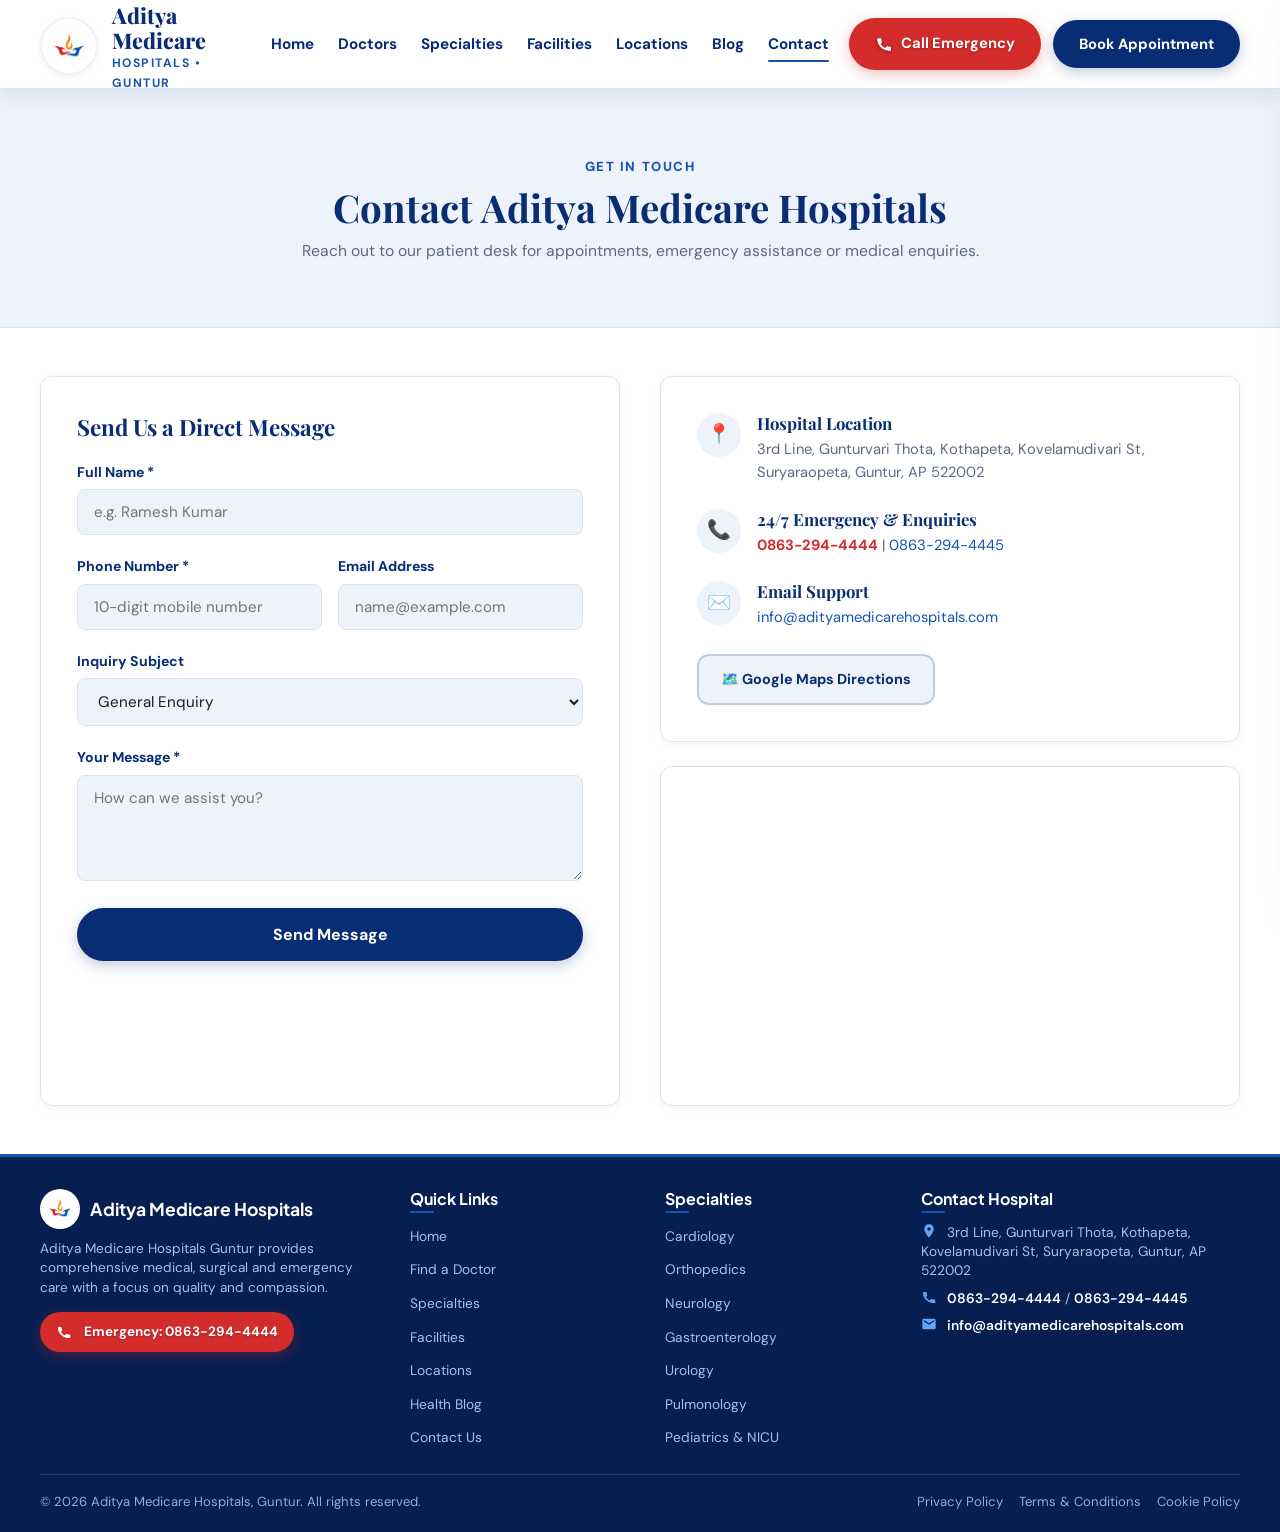
<file: contact.html>
<!DOCTYPE html>
<html lang="en">

<head>
  <meta charset="utf-8" />
  <meta name="viewport" content="width=device-width, initial-scale=1.0" />
  <title>Contact Us & Emergency Enquiry | Aditya Medicare Hospitals Guntur</title>
  <meta name="description"
    content="Get in touch with Aditya Medicare Hospitals Guntur. Call 24/7 Emergency Hotline 0863-294-4444 or book an appointment online." />
  <meta name="keywords"
    content="contact Aditya Medicare, emergency phone Guntur hospital, book appointment Guntur, hospital address Guntur" />
  <meta name="author" content="Aditya Medicare Hospitals, Guntur" />
  <meta name="robots" content="index, follow" />
  <link rel="canonical" href="https://www.adityamedicarehospitals.com/contact.html" />
  
  <link rel="icon" type="image/png" href="images/favicon.png" />
  <link rel="apple-touch-icon" href="images/favicon.png" />
  
  <!-- Fonts -->
  <link rel="preconnect" href="https://fonts.googleapis.com" />
  <link rel="preconnect" href="https://fonts.gstatic.com" crossorigin />
  <link href="https://fonts.googleapis.com/css2?family=DM+Sans:ital,wght@0,400;0,500;0,700;0,800;1,400&family=Playfair+Display:wght@600;700;800&display=swap" rel="stylesheet" />
  
  <!-- Stylesheet -->
  <link rel="stylesheet" href="style.css?v=3000" />
  <!-- Breadcrumb JSON-LD -->
  <script type="application/ld+json">
  {
    "@context": "https://schema.org",
    "@type": "BreadcrumbList",
    "itemListElement": [
      {
        "@type": "ListItem",
        "position": 1,
        "name": "Home",
        "item": "https://www.adityamedicarehospitals.com/"
      },
      {
        "@type": "ListItem",
        "position": 2,
        "name": "Contact & Appointments",
        "item": "https://www.adityamedicarehospitals.com/contact.html"
      }
    ]
  }
  </script>
</head>

<body>

  <!-- NAVBAR -->
  <nav class="navbar">
    <div class="container nav-inner">
      <a href="index.html" class="brand">
        <img src="images/Hospital-logo.png" alt="Aditya Medicare Logo" class="brand-logo" onerror="this.src='images/logo.png';" />
        <div class="brand-text">
          <span class="brand-title">Aditya Medicare</span>
          <span class="brand-subtitle">Hospitals • Guntur</span>
        </div>
      </a>

      <ul class="nav-links">
        <li><a href="index.html">Home</a></li>
        <li><a href="doctors.html">Doctors</a></li>
        <li><a href="specialties.html">Specialties</a></li>
        <li><a href="facilities.html">Facilities</a></li>
        <li><a href="locations.html">Locations</a></li>
        <li><a href="blog.html">Blog</a></li>
        <li><a href="contact.html" class="active">Contact</a></li>
      </ul>

      <div class="nav-cta">
        <a href="tel:08632944444" class="btn btn-danger">
          <svg class="btn-icon" viewBox="0 0 24 24"><path d="M6.62 10.79a15.05 15.05 0 006.59 6.59l2.2-2.2a1 1 0 011.11-.27c1.21.49 2.53.76 3.88.76a1 1 0 011 1v3.5a1 1 0 01-1 1C10.03 21 3 13.97 3 5.48a1 1 0 011-1H7.5a1 1 0 011 1c0 1.35.27 2.67.76 3.88a1 1 0 01-.27 1.11l-2.37 2.32z"/></svg>
          Call Emergency
        </a>
        <button class="btn btn-primary" data-open-modal="true">Book Appointment</button>
      </div>

      <button class="nav-toggle" id="nav-toggle-btn" aria-label="Toggle Navigation Menu">
        <svg viewBox="0 0 24 24">
          <path d="M4 6h16M4 12h16M4 18h16"></path>
        </svg>
      </button>
    </div>
  </nav>

  <!-- MOBILE DRAWER -->
  <div class="mobile-menu-overlay" id="mobile-overlay"></div>
  <div class="mobile-drawer" id="mobile-drawer">
    <div class="mobile-drawer-header">
      <div class="brand-title" style="font-size: 1.1rem;">Aditya Medicare</div>
      <button class="mobile-drawer-close" id="mobile-drawer-close">✕</button>
    </div>
    <ul class="mobile-nav-links">
      <li><a href="index.html">Home</a></li>
      <li><a href="doctors.html">Doctors</a></li>
      <li><a href="specialties.html">Specialties</a></li>
      <li><a href="facilities.html">Facilities</a></li>
      <li><a href="locations.html">Locations</a></li>
      <li><a href="blog.html">Blog</a></li>
      <li><a href="contact.html" class="active">Contact</a></li>
    </ul>
    <div style="margin-top: auto; display: flex; flex-direction: column; gap: 12px; padding-top: 20px;">
      <a href="tel:08632944444" class="btn btn-danger" style="width:100%;">
        <svg class="btn-icon" viewBox="0 0 24 24"><path d="M6.62 10.79a15.05 15.05 0 006.59 6.59l2.2-2.2a1 1 0 011.11-.27c1.21.49 2.53.76 3.88.76a1 1 0 011 1v3.5a1 1 0 01-1 1C10.03 21 3 13.97 3 5.48a1 1 0 011-1H7.5a1 1 0 011 1c0 1.35.27 2.67.76 3.88a1 1 0 01-.27 1.11l-2.37 2.32z"/></svg>
        Call 0863-294-4444
      </a>
      <button class="btn btn-primary" style="width:100%;" data-open-modal="true">Book Appointment</button>
    </div>
  </div>

  <!-- PAGE HERO -->
  <section class="section section-soft subpage-hero-banner">
    <div class="container">
      <div class="section-header">
        <span class="section-tag">Get In Touch</span>
        <h1 class="section-title">Contact Aditya Medicare Hospitals</h1>
        <p class="section-subtitle">Reach out to our patient desk for appointments, emergency assistance or medical enquiries.</p>
      </div>
    </div>
  </section>

  <!-- CONTACT FORM & INFO -->
  <section class="section section-white">
    <div class="container">
      <div class="contact-layout">
        <div class="contact-info-card">
          <h3 style="font-size: 1.4rem; color: var(--navy); margin-bottom: 20px;">Send Us a Direct Message</h3>
          <form id="contact-page-form">
            <div class="form-group">
              <label for="contact-name">Full Name *</label>
              <input type="text" id="contact-name" class="form-control" placeholder="e.g. Ramesh Kumar" required />
            </div>

            <div class="form-row">
              <div class="form-group">
                <label for="contact-phone">Phone Number *</label>
                <input type="tel" id="contact-phone" class="form-control" placeholder="10-digit mobile number" required />
              </div>
              <div class="form-group">
                <label for="contact-email">Email Address</label>
                <input type="email" id="contact-email" class="form-control" placeholder="name@example.com" />
              </div>
            </div>

            <div class="form-group">
              <label for="contact-subject">Inquiry Subject</label>
              <select id="contact-subject" class="form-control">
                <option value="General Enquiry">General Enquiry</option>
                <option value="Doctor Appointment">Doctor Appointment</option>
                <option value="Health Checkup Package">Health Checkup Package</option>
                <option value="Feedback / Suggestion">Feedback / Suggestion</option>
              </select>
            </div>

            <div class="form-group">
              <label for="contact-message">Your Message *</label>
              <textarea id="contact-message" class="form-control" rows="4" placeholder="How can we assist you?" required></textarea>
            </div>

            <button type="submit" class="btn btn-primary" style="width: 100%; padding: 14px; font-size: 1rem;">
              Send Message
            </button>
          </form>
        </div>

        <div>
          <div class="contact-info-card" style="margin-bottom: 24px;">
            <div class="contact-detail-item">
              <div class="contact-detail-icon">📍</div>
              <div class="contact-detail-text">
                <h4>Hospital Location</h4>
                <p>3rd Line, Gunturvari Thota, Kothapeta, Kovelamudivari St, Suryaraopeta, Guntur, AP 522002</p>
              </div>
            </div>

            <div class="contact-detail-item">
              <div class="contact-detail-icon">📞</div>
              <div class="contact-detail-text">
                <h4>24/7 Emergency & Enquiries</h4>
                <p><a href="tel:08632944444" style="font-weight: 700; color: var(--red);">0863-294-4444</a> | <a href="tel:08632944445">0863-294-4445</a></p>
              </div>
            </div>

            <div class="contact-detail-item">
              <div class="contact-detail-icon">✉️</div>
              <div class="contact-detail-text">
                <h4>Email Support</h4>
                <p><a href="mailto:info@adityamedicarehospitals.com">info@adityamedicarehospitals.com</a></p>
              </div>
            </div>

            <div class="contact-actions">
              <a href="https://maps.google.com/?q=Aditya+Medicare+Hospitals+Guntur" target="_blank" rel="noopener" class="btn btn-secondary">
                🗺️ Google Maps Directions
              </a>
            </div>
          </div>

          <div class="map-container">
            <iframe
              src="https://maps.google.com/maps?q=Aditya+Medicare+Hospitals+Guntur+522002&t=&z=16&ie=UTF8&iwloc=&output=embed"
              allowfullscreen="" loading="lazy" title="Aditya Medicare Hospitals Guntur Location Map">
            </iframe>
          </div>
        </div>
      </div>
    </div>
  </section>

  <!-- APPOINTMENT MODAL -->
  <div class="modal-overlay" id="appointment-modal" aria-hidden="true" role="dialog" aria-modal="true" aria-labelledby="modal-title-heading">
    <div class="modal-container">
      <div class="modal-header">
        <h3>📅 Book Doctor Appointment</h3>
        <button class="modal-close" id="modal-close-btn">✕</button>
      </div>
      <div class="modal-body">
        <form id="appointment-form">
          <div class="form-group">
            <label for="modal-patient-name">Full Patient Name *</label>
            <input type="text" id="modal-patient-name" class="form-control" placeholder="e.g. Ramesh Kumar" required />
          </div>

          <div class="form-row">
            <div class="form-group">
              <label for="modal-patient-phone">Phone Number *</label>
              <input type="tel" id="modal-patient-phone" class="form-control" placeholder="10-digit mobile number" required />
            </div>
            <div class="form-group">
              <label for="modal-patient-email">Email Address</label>
              <input type="email" id="modal-patient-email" class="form-control" placeholder="name@example.com" />
            </div>
          </div>

          <div class="form-row">
            <div class="form-group">
              <label for="modal-department-select">Select Medical Specialty</label>
              <select id="modal-department-select" class="form-control">
                <option value="">General Consultation</option>
                <option value="Cardiology">Cardiology</option>
                <option value="Orthopedics">Orthopedics</option>
                <option value="Neurology">Neurology</option>
                <option value="Gastroenterology">Gastroenterology</option>
                <option value="Urology">Urology</option>
                <option value="Pulmonology">Pulmonology</option>
                <option value="Pediatrics">Pediatrics</option>
                <option value="Mother & Child">Mother & Child Care</option>
                <option value="Critical Care">Critical Care</option>
              </select>
            </div>

            <div class="form-group">
              <label for="modal-doctor-select">Preferred Doctor</label>
              <select id="modal-doctor-select" class="form-control">
                <option value="">Any Available Specialist</option>
                <option value="Dr. Krishna Sravanth Pakanati">Dr. Krishna Sravanth Pakanati (Orthopedics)</option>
                <option value="Dr. Ramakoteswara Rao K">Dr. Ramakoteswara Rao K (Orthopedics)</option>
                <option value="Dr. Sai Krishna Katakam">Dr. Sai Krishna Katakam (Gastroenterology)</option>
                <option value="Dr. Raghu Sarath Punukollu">Dr. Raghu Sarath Punukollu (Urology)</option>
                <option value="Dr. Guttikonda Bhanu Vijay">Dr. Guttikonda Bhanu Vijay (Cardiology)</option>
                <option value="Dr. Viswa Jyothi Yakkala">Dr. Viswa Jyothi Yakkala (Neurology)</option>
                <option value="Dr. Sajila">Dr. Sajila (Mother & Child)</option>
                <option value="Dr. Farha">Dr. Farha (Pediatrics)</option>
                <option value="Dr. Dinesh">Dr. Dinesh (Pulmonology)</option>
                <option value="Dr. Sunil Kumar Thadigiri">Dr. Sunil Kumar Thadigiri (Critical Care)</option>
              </select>
            </div>
          </div>

          <div class="form-row">
            <div class="form-group">
              <label for="modal-preferred-date">Preferred Date</label>
              <input type="date" id="modal-preferred-date" class="form-control" />
            </div>
            <div class="form-group">
              <label for="modal-time-slot">Preferred Time Slot</label>
              <select id="modal-time-slot" class="form-control">
                <option value="Morning">Morning (10:00 AM - 1:00 PM)</option>
                <option value="Afternoon">Afternoon (2:00 PM - 5:00 PM)</option>
                <option value="Evening">Evening (5:00 PM - 8:00 PM)</option>
              </select>
            </div>
          </div>

          <div style="margin-top: 24px;">
            <button type="submit" class="btn btn-primary" style="width: 100%; padding: 14px; font-size: 1rem;">
              Confirm Appointment Booking
            </button>
          </div>
        </form>
      </div>
    </div>
  </div>

  <!-- FOOTER -->
    <!-- FOOTER -->
    <!-- FOOTER -->
  <footer class="footer">
    <div class="container">
      <div class="footer-grid">
        <div class="footer-brand">
          <div class="footer-logo-wrap">
            <img src="images/Hospital-logo.png" alt="Aditya Medicare Logo" class="footer-logo" onerror="this.src='images/logo.png';" />
            <div class="footer-brand-name">Aditya Medicare Hospitals</div>
          </div>
          <p class="footer-desc">
            Aditya Medicare Hospitals Guntur provides comprehensive medical, surgical and emergency care with a focus on quality and compassion.
          </p>
          <div style="margin-top: 4px;">
            <a href="tel:08632944444" class="btn btn-danger footer-emergency-btn">
              <svg viewBox="0 0 24 24" style="width:16px;height:16px;fill:currentColor;margin-right:6px;"><path d="M6.62 10.79a15.05 15.05 0 006.59 6.59l2.2-2.2a1 1 0 011.11-.27c1.21.49 2.53.76 3.88.76a1 1 0 011 1v3.5a1 1 0 01-1 1C10.03 21 3 13.97 3 5.48a1 1 0 011-1H7.5a1 1 0 011 1c0 1.35.27 2.67.76 3.88a1 1 0 01-.27 1.11l-2.37 2.32z"/></svg>
              Emergency: 0863-294-4444
            </a>
          </div>
        </div>

        <div>
          <h4 class="footer-title">Quick Links</h4>
          <ul class="footer-links">
            <li><a href="index.html">Home</a></li>
            <li><a href="doctors.html">Find a Doctor</a></li>
            <li><a href="specialties.html">Specialties</a></li>
            <li><a href="facilities.html">Facilities</a></li>
            <li><a href="locations.html">Locations</a></li>
            <li><a href="blog.html">Health Blog</a></li>
            <li><a href="contact.html">Contact Us</a></li>
          </ul>
        </div>

        <div>
          <h4 class="footer-title">Specialties</h4>
          <ul class="footer-links">
            <li><a href="specialties.html">Cardiology</a></li>
            <li><a href="specialties.html">Orthopedics</a></li>
            <li><a href="specialties.html">Neurology</a></li>
            <li><a href="specialties.html">Gastroenterology</a></li>
            <li><a href="specialties.html">Urology</a></li>
            <li><a href="specialties.html">Pulmonology</a></li>
            <li><a href="specialties.html">Pediatrics &amp; NICU</a></li>
          </ul>
        </div>

        <div>
          <h4 class="footer-title">Contact Hospital</h4>
          <p class="footer-contact-item">
            <svg style="width:16px;height:16px;fill:#60a5fa;vertical-align:-2px;margin-right:6px;" viewBox="0 0 24 24"><path d="M12 2C8.13 2 5 5.13 5 9c0 5.25 7 13 7 13s7-7.75 7-13c0-3.87-3.13-7-7-7zm0 9.5c-1.38 0-2.5-1.12-2.5-2.5s1.12-2.5 2.5-2.5 2.5 1.12 2.5 2.5-1.12 2.5-2.5 2.5z"/></svg>
            3rd Line, Gunturvari Thota, Kothapeta, Kovelamudivari St, Suryaraopeta, Guntur, AP 522002
          </p>
          <p class="footer-contact-item">
            <svg style="width:16px;height:16px;fill:#60a5fa;vertical-align:-2px;margin-right:6px;" viewBox="0 0 24 24"><path d="M6.62 10.79a15.05 15.05 0 006.59 6.59l2.2-2.2a1 1 0 011.11-.27c1.21.49 2.53.76 3.88.76a1 1 0 011 1v3.5a1 1 0 01-1 1C10.03 21 3 13.97 3 5.48a1 1 0 011-1H7.5a1 1 0 011 1c0 1.35.27 2.67.76 3.88a1 1 0 01-.27 1.11l-2.37 2.32z"/></svg>
            <a href="tel:08632944444">0863-294-4444</a> / <a href="tel:08632944445">0863-294-4445</a>
          </p>
          <p class="footer-contact-item">
            <svg style="width:16px;height:16px;fill:#60a5fa;vertical-align:-2px;margin-right:6px;" viewBox="0 0 24 24"><path d="M20 4H4c-1.1 0-1.99.9-1.99 2L2 18c0 1.1.9 2 2 2h16c1.1 0 2-.9 2-2V6c0-1.1-.9-2-2-2zm0 4l-8 5-8-5V6l8 5 8-5v2z"/></svg>
            <a href="mailto:info@adityamedicarehospitals.com">info@adityamedicarehospitals.com</a>
          </p>
        </div>
      </div>

      <div class="footer-bottom">
        <div>&copy; 2026 Aditya Medicare Hospitals, Guntur. All rights reserved.</div>
        <div class="footer-legal">
          <a href="privacy-policy.html">Privacy Policy</a>
          <a href="terms-conditions.html">Terms &amp; Conditions</a>
          <a href="cookie-policy.html">Cookie Policy</a>
        </div>
      </div>
    </div>
  </footer>

  <script src="script.js"></script>
  <script>
    const contactForm = document.getElementById('contact-page-form');
    if (contactForm) {
      contactForm.addEventListener('submit', (e) => {
        e.preventDefault();
        const name = document.getElementById('contact-name')?.value || 'Valued Patient';
        showToast(`Thank you, ${name}! Your message has been sent successfully. Our team will contact you shortly.`);
        contactForm.reset();
      });
    }
  </script>
</body>

</html>
</file>
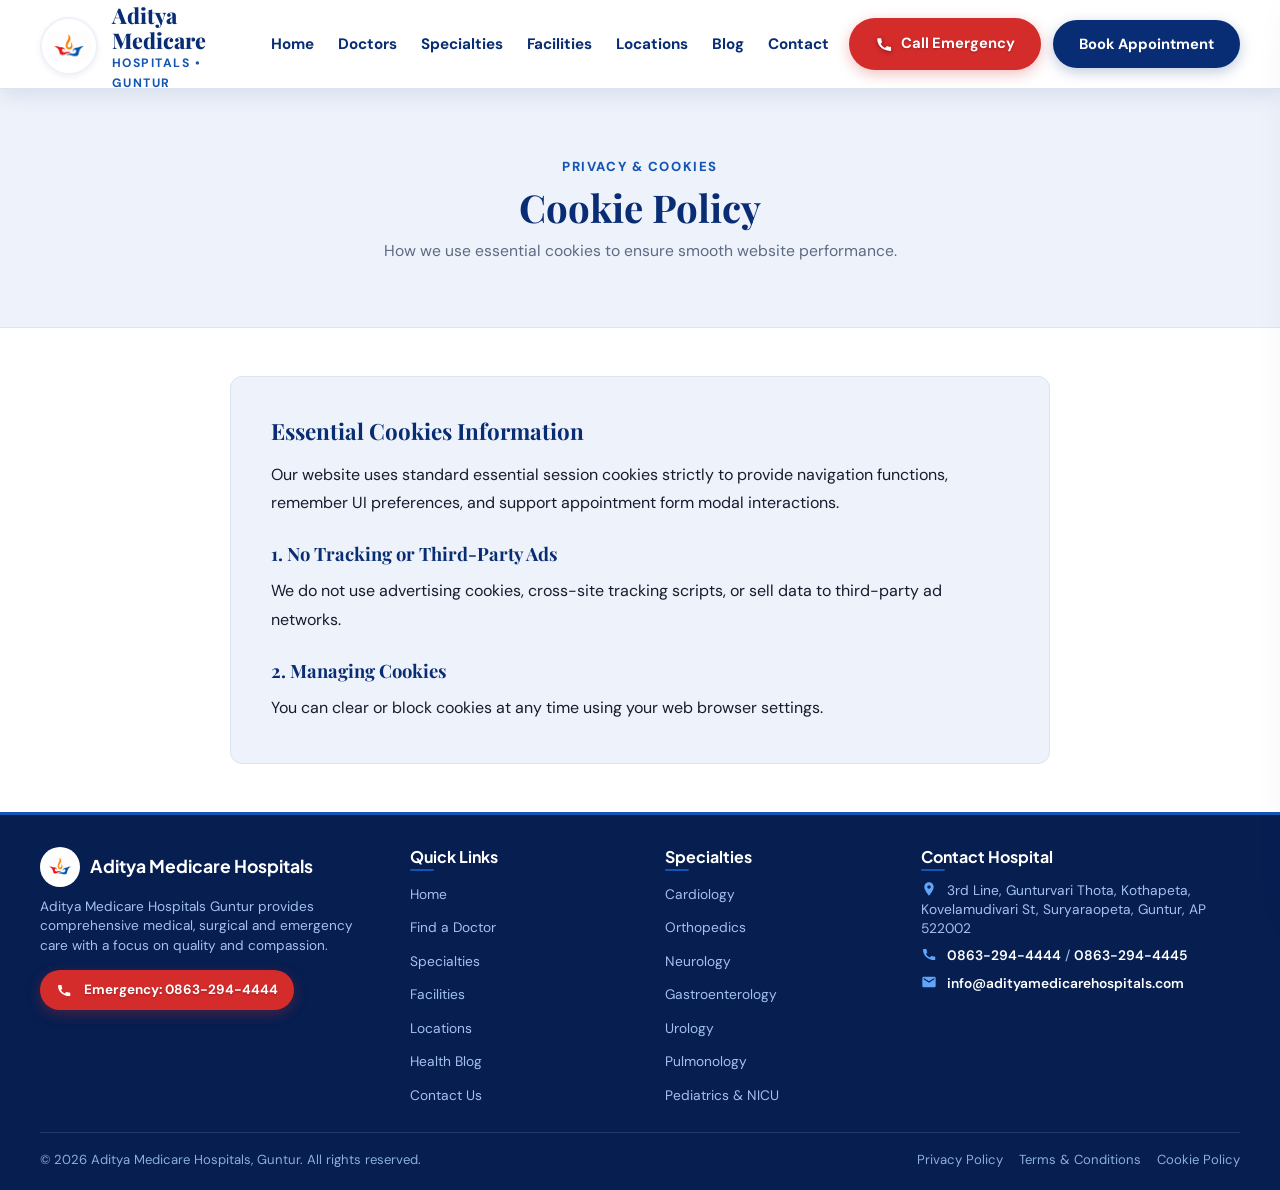
<file: cookie-policy.html>
<!DOCTYPE html>
<html lang="en">

<head>
  <meta charset="utf-8" />
  <meta name="viewport" content="width=device-width, initial-scale=1.0" />
  <title>Cookie Policy | Aditya Medicare Hospitals Guntur</title>
  <meta name="description"
    content="Cookie Policy of Aditya Medicare Hospitals Guntur explaining website performance cookies and user privacy settings." />
  <meta name="keywords" content="Aditya Medicare cookie policy, website privacy, browser cookies" />
  <meta name="author" content="Aditya Medicare Hospitals, Guntur" />
  <meta name="robots" content="index, follow" />
  <link rel="canonical" href="https://www.adityamedicarehospitals.com/cookie-policy.html" />
  
  <link rel="icon" type="image/png" href="images/favicon.png" />
  <link rel="apple-touch-icon" href="images/favicon.png" />
  
  <!-- Fonts -->
  <link rel="preconnect" href="https://fonts.googleapis.com" />
  <link rel="preconnect" href="https://fonts.gstatic.com" crossorigin />
  <link href="https://fonts.googleapis.com/css2?family=DM+Sans:ital,wght@0,400;0,500;0,700;0,800;1,400&family=Playfair+Display:wght@600;700;800&display=swap" rel="stylesheet" />
  
  <!-- Stylesheet -->
  <link rel="stylesheet" href="style.css?v=3000" />
</head>

<body>

  <!-- NAVBAR -->
  <nav class="navbar">
    <div class="container nav-inner">
      <a href="index.html" class="brand">
        <img src="images/Hospital-logo.png" alt="Aditya Medicare Logo" class="brand-logo" onerror="this.src='images/logo.png';" />
        <div class="brand-text">
          <span class="brand-title">Aditya Medicare</span>
          <span class="brand-subtitle">Hospitals • Guntur</span>
        </div>
      </a>

      <ul class="nav-links">
        <li><a href="index.html">Home</a></li>
        <li><a href="doctors.html">Doctors</a></li>
        <li><a href="specialties.html">Specialties</a></li>
        <li><a href="facilities.html">Facilities</a></li>
        <li><a href="locations.html">Locations</a></li>
        <li><a href="blog.html">Blog</a></li>
        <li><a href="contact.html">Contact</a></li>
      </ul>

      <div class="nav-cta">
        <a href="tel:08632944444" class="btn btn-danger">
          <svg class="btn-icon" viewBox="0 0 24 24"><path d="M6.62 10.79a15.05 15.05 0 006.59 6.59l2.2-2.2a1 1 0 011.11-.27c1.21.49 2.53.76 3.88.76a1 1 0 011 1v3.5a1 1 0 01-1 1C10.03 21 3 13.97 3 5.48a1 1 0 011-1H7.5a1 1 0 011 1c0 1.35.27 2.67.76 3.88a1 1 0 01-.27 1.11l-2.37 2.32z"/></svg>
          Call Emergency
        </a>
        <button class="btn btn-primary" data-open-modal="true">Book Appointment</button>
      </div>

      <button class="nav-toggle" id="nav-toggle-btn" aria-label="Toggle Navigation Menu">
        <svg viewBox="0 0 24 24">
          <path d="M4 6h16M4 12h16M4 18h16"></path>
        </svg>
      </button>
    </div>
  </nav>

  <!-- MOBILE DRAWER -->
  <div class="mobile-menu-overlay" id="mobile-overlay"></div>
  <div class="mobile-drawer" id="mobile-drawer">
    <div class="mobile-drawer-header">
      <div class="brand-title" style="font-size: 1.1rem;">Aditya Medicare</div>
      <button class="mobile-drawer-close" id="mobile-drawer-close">✕</button>
    </div>
    <ul class="mobile-nav-links">
      <li><a href="index.html">Home</a></li>
      <li><a href="doctors.html">Doctors</a></li>
      <li><a href="specialties.html">Specialties</a></li>
      <li><a href="facilities.html">Facilities</a></li>
      <li><a href="locations.html">Locations</a></li>
      <li><a href="blog.html">Blog</a></li>
      <li><a href="contact.html">Contact</a></li>
    </ul>
    <div style="margin-top: auto; display: flex; flex-direction: column; gap: 12px; padding-top: 20px;">
      <a href="tel:08632944444" class="btn btn-danger" style="width:100%;">
        <svg class="btn-icon" viewBox="0 0 24 24"><path d="M6.62 10.79a15.05 15.05 0 006.59 6.59l2.2-2.2a1 1 0 011.11-.27c1.21.49 2.53.76 3.88.76a1 1 0 011 1v3.5a1 1 0 01-1 1C10.03 21 3 13.97 3 5.48a1 1 0 011-1H7.5a1 1 0 011 1c0 1.35.27 2.67.76 3.88a1 1 0 01-.27 1.11l-2.37 2.32z"/></svg>
        Call 0863-294-4444
      </a>
      <button class="btn btn-primary" style="width:100%;" data-open-modal="true">Book Appointment</button>
    </div>
  </div>

  <!-- PAGE HERO -->
  <section class="section section-soft subpage-hero-banner">
    <div class="container">
      <div class="section-header">
        <span class="section-tag">Privacy & Cookies</span>
        <h1 class="section-title">Cookie Policy</h1>
        <p class="section-subtitle">How we use essential cookies to ensure smooth website performance.</p>
      </div>
    </div>
  </section>

  <!-- CONTENT SECTION -->
  <section class="section section-white">
    <div class="container" style="max-width: 860px;">
      <div style="background: var(--soft-bg); padding: 40px; border-radius: var(--radius-md); border: 1px solid var(--border-color); line-height: 1.8;">
        <h2 style="font-size: 1.4rem; color: var(--navy); margin-bottom: 16px;">Essential Cookies Information</h2>
        <p style="margin-bottom: 16px; color: var(--text-dark);">
          Our website uses standard essential session cookies strictly to provide navigation functions, remember UI preferences, and support appointment form modal interactions.
        </p>

        <h3 style="font-size: 1.15rem; color: var(--navy); margin: 24px 0 12px 0;">1. No Tracking or Third-Party Ads</h3>
        <p style="margin-bottom: 16px; color: var(--text-dark);">
          We do not use advertising cookies, cross-site tracking scripts, or sell data to third-party ad networks.
        </p>

        <h3 style="font-size: 1.15rem; color: var(--navy); margin: 24px 0 12px 0;">2. Managing Cookies</h3>
        <p style="color: var(--text-dark);">
          You can clear or block cookies at any time using your web browser settings.
        </p>
      </div>
    </div>
  </section>

  <!-- APPOINTMENT MODAL -->
  <div class="modal-overlay" id="appointment-modal" aria-hidden="true" role="dialog" aria-modal="true" aria-labelledby="modal-title-heading">
    <div class="modal-container">
      <div class="modal-header">
        <h3>📅 Book Doctor Appointment</h3>
        <button class="modal-close" id="modal-close-btn">✕</button>
      </div>
      <div class="modal-body">
        <form id="appointment-form">
          <div class="form-group">
            <label for="modal-patient-name">Full Patient Name *</label>
            <input type="text" id="modal-patient-name" class="form-control" placeholder="e.g. Ramesh Kumar" required />
          </div>

          <div class="form-row">
            <div class="form-group">
              <label for="modal-patient-phone">Phone Number *</label>
              <input type="tel" id="modal-patient-phone" class="form-control" placeholder="10-digit mobile number" required />
            </div>
            <div class="form-group">
              <label for="modal-patient-email">Email Address</label>
              <input type="email" id="modal-patient-email" class="form-control" placeholder="name@example.com" />
            </div>
          </div>

          <div class="form-row">
            <div class="form-group">
              <label for="modal-department-select">Select Medical Specialty</label>
              <select id="modal-department-select" class="form-control">
                <option value="">General Consultation</option>
                <option value="Cardiology">Cardiology</option>
                <option value="Orthopedics">Orthopedics</option>
                <option value="Neurology">Neurology</option>
                <option value="Gastroenterology">Gastroenterology</option>
                <option value="Urology">Urology</option>
                <option value="Pulmonology">Pulmonology</option>
                <option value="Pediatrics">Pediatrics</option>
                <option value="Mother & Child">Mother & Child Care</option>
                <option value="Critical Care">Critical Care</option>
              </select>
            </div>

            <div class="form-group">
              <label for="modal-doctor-select">Preferred Doctor</label>
              <select id="modal-doctor-select" class="form-control">
                <option value="">Any Available Specialist</option>
                <option value="Dr. Krishna Sravanth Pakanati">Dr. Krishna Sravanth Pakanati (Orthopedics)</option>
                <option value="Dr. Ramakoteswara Rao K">Dr. Ramakoteswara Rao K (Orthopedics)</option>
                <option value="Dr. Sai Krishna Katakam">Dr. Sai Krishna Katakam (Gastroenterology)</option>
                <option value="Dr. Raghu Sarath Punukollu">Dr. Raghu Sarath Punukollu (Urology)</option>
                <option value="Dr. Guttikonda Bhanu Vijay">Dr. Guttikonda Bhanu Vijay (Cardiology)</option>
                <option value="Dr. Viswa Jyothi Yakkala">Dr. Viswa Jyothi Yakkala (Neurology)</option>
                <option value="Dr. Sajila">Dr. Sajila (Mother & Child)</option>
                <option value="Dr. Farha">Dr. Farha (Pediatrics)</option>
                <option value="Dr. Dinesh">Dr. Dinesh (Pulmonology)</option>
                <option value="Dr. Sunil Kumar Thadigiri">Dr. Sunil Kumar Thadigiri (Critical Care)</option>
              </select>
            </div>
          </div>

          <div class="form-row">
            <div class="form-group">
              <label for="modal-preferred-date">Preferred Date</label>
              <input type="date" id="modal-preferred-date" class="form-control" />
            </div>
            <div class="form-group">
              <label for="modal-time-slot">Preferred Time Slot</label>
              <select id="modal-time-slot" class="form-control">
                <option value="Morning">Morning (10:00 AM - 1:00 PM)</option>
                <option value="Afternoon">Afternoon (2:00 PM - 5:00 PM)</option>
                <option value="Evening">Evening (5:00 PM - 8:00 PM)</option>
              </select>
            </div>
          </div>

          <div style="margin-top: 24px;">
            <button type="submit" class="btn btn-primary" style="width: 100%; padding: 14px; font-size: 1rem;">
              Confirm Appointment Booking
            </button>
          </div>
        </form>
      </div>
    </div>
  </div>

  <!-- FOOTER -->
    <!-- FOOTER -->
    <!-- FOOTER -->
  <footer class="footer">
    <div class="container">
      <div class="footer-grid">
        <div class="footer-brand">
          <div class="footer-logo-wrap">
            <img src="images/Hospital-logo.png" alt="Aditya Medicare Logo" class="footer-logo" onerror="this.src='images/logo.png';" />
            <div class="footer-brand-name">Aditya Medicare Hospitals</div>
          </div>
          <p class="footer-desc">
            Aditya Medicare Hospitals Guntur provides comprehensive medical, surgical and emergency care with a focus on quality and compassion.
          </p>
          <div style="margin-top: 4px;">
            <a href="tel:08632944444" class="btn btn-danger footer-emergency-btn">
              <svg viewBox="0 0 24 24" style="width:16px;height:16px;fill:currentColor;margin-right:6px;"><path d="M6.62 10.79a15.05 15.05 0 006.59 6.59l2.2-2.2a1 1 0 011.11-.27c1.21.49 2.53.76 3.88.76a1 1 0 011 1v3.5a1 1 0 01-1 1C10.03 21 3 13.97 3 5.48a1 1 0 011-1H7.5a1 1 0 011 1c0 1.35.27 2.67.76 3.88a1 1 0 01-.27 1.11l-2.37 2.32z"/></svg>
              Emergency: 0863-294-4444
            </a>
          </div>
        </div>

        <div>
          <h4 class="footer-title">Quick Links</h4>
          <ul class="footer-links">
            <li><a href="index.html">Home</a></li>
            <li><a href="doctors.html">Find a Doctor</a></li>
            <li><a href="specialties.html">Specialties</a></li>
            <li><a href="facilities.html">Facilities</a></li>
            <li><a href="locations.html">Locations</a></li>
            <li><a href="blog.html">Health Blog</a></li>
            <li><a href="contact.html">Contact Us</a></li>
          </ul>
        </div>

        <div>
          <h4 class="footer-title">Specialties</h4>
          <ul class="footer-links">
            <li><a href="specialties.html">Cardiology</a></li>
            <li><a href="specialties.html">Orthopedics</a></li>
            <li><a href="specialties.html">Neurology</a></li>
            <li><a href="specialties.html">Gastroenterology</a></li>
            <li><a href="specialties.html">Urology</a></li>
            <li><a href="specialties.html">Pulmonology</a></li>
            <li><a href="specialties.html">Pediatrics &amp; NICU</a></li>
          </ul>
        </div>

        <div>
          <h4 class="footer-title">Contact Hospital</h4>
          <p class="footer-contact-item">
            <svg style="width:16px;height:16px;fill:#60a5fa;vertical-align:-2px;margin-right:6px;" viewBox="0 0 24 24"><path d="M12 2C8.13 2 5 5.13 5 9c0 5.25 7 13 7 13s7-7.75 7-13c0-3.87-3.13-7-7-7zm0 9.5c-1.38 0-2.5-1.12-2.5-2.5s1.12-2.5 2.5-2.5 2.5 1.12 2.5 2.5-1.12 2.5-2.5 2.5z"/></svg>
            3rd Line, Gunturvari Thota, Kothapeta, Kovelamudivari St, Suryaraopeta, Guntur, AP 522002
          </p>
          <p class="footer-contact-item">
            <svg style="width:16px;height:16px;fill:#60a5fa;vertical-align:-2px;margin-right:6px;" viewBox="0 0 24 24"><path d="M6.62 10.79a15.05 15.05 0 006.59 6.59l2.2-2.2a1 1 0 011.11-.27c1.21.49 2.53.76 3.88.76a1 1 0 011 1v3.5a1 1 0 01-1 1C10.03 21 3 13.97 3 5.48a1 1 0 011-1H7.5a1 1 0 011 1c0 1.35.27 2.67.76 3.88a1 1 0 01-.27 1.11l-2.37 2.32z"/></svg>
            <a href="tel:08632944444">0863-294-4444</a> / <a href="tel:08632944445">0863-294-4445</a>
          </p>
          <p class="footer-contact-item">
            <svg style="width:16px;height:16px;fill:#60a5fa;vertical-align:-2px;margin-right:6px;" viewBox="0 0 24 24"><path d="M20 4H4c-1.1 0-1.99.9-1.99 2L2 18c0 1.1.9 2 2 2h16c1.1 0 2-.9 2-2V6c0-1.1-.9-2-2-2zm0 4l-8 5-8-5V6l8 5 8-5v2z"/></svg>
            <a href="mailto:info@adityamedicarehospitals.com">info@adityamedicarehospitals.com</a>
          </p>
        </div>
      </div>

      <div class="footer-bottom">
        <div>&copy; 2026 Aditya Medicare Hospitals, Guntur. All rights reserved.</div>
        <div class="footer-legal">
          <a href="privacy-policy.html">Privacy Policy</a>
          <a href="terms-conditions.html">Terms &amp; Conditions</a>
          <a href="cookie-policy.html">Cookie Policy</a>
        </div>
      </div>
    </div>
  </footer>

  <script src="script.js"></script>
</body>

</html>
</file>
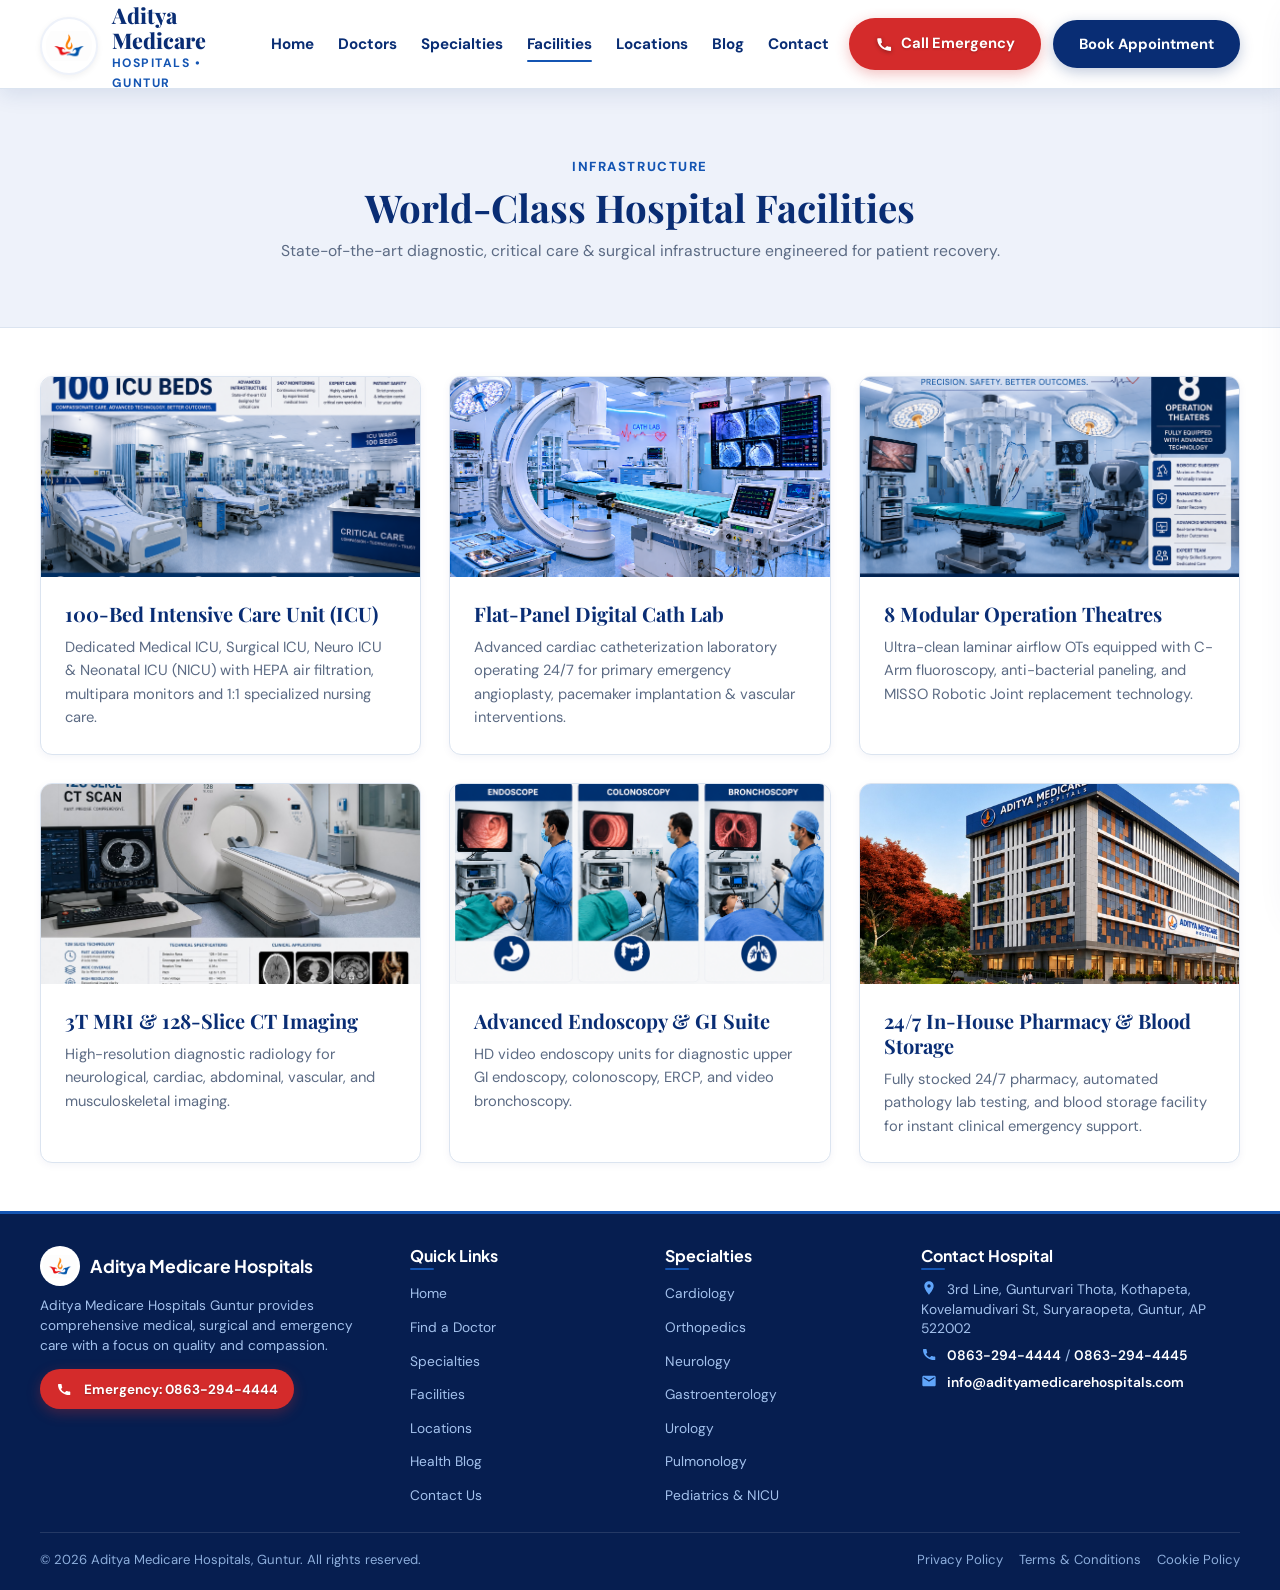
<file: facilities.html>
<!DOCTYPE html>
<html lang="en">

<head>
  <meta charset="utf-8" />
  <meta name="viewport" content="width=device-width, initial-scale=1.0" />
  <title>Hospital Facilities & Equipment | Aditya Medicare Hospitals Guntur</title>
  <meta name="description"
    content="World-class hospital facilities at Aditya Medicare Hospitals Guntur: 100-Bed ICU, Flat-Panel Cath Lab, 8 Operation Theatres, 3T MRI, 128-Slice CT Scan & 24/7 Pharmacy." />
  <meta name="keywords"
    content="hospital facilities Guntur, ICU beds Guntur, Cath Lab Guntur, operation theatres Guntur, MRI CT scan Guntur, Aditya Medicare infrastructure" />
  <meta name="author" content="Aditya Medicare Hospitals, Guntur" />
  <meta name="robots" content="index, follow" />
  <link rel="canonical" href="https://www.adityamedicarehospitals.com/facilities.html" />
  
  <link rel="icon" type="image/png" href="images/favicon.png" />
  <link rel="apple-touch-icon" href="images/favicon.png" />
  
  <!-- Fonts -->
  <link rel="preconnect" href="https://fonts.googleapis.com" />
  <link rel="preconnect" href="https://fonts.gstatic.com" crossorigin />
  <link href="https://fonts.googleapis.com/css2?family=DM+Sans:ital,wght@0,400;0,500;0,700;0,800;1,400&family=Playfair+Display:wght@600;700;800&display=swap" rel="stylesheet" />
  
  <!-- Stylesheet -->
  <link rel="stylesheet" href="style.css?v=3000" />
  <!-- Breadcrumb JSON-LD -->
  <script type="application/ld+json">
  {
    "@context": "https://schema.org",
    "@type": "BreadcrumbList",
    "itemListElement": [
      {
        "@type": "ListItem",
        "position": 1,
        "name": "Home",
        "item": "https://www.adityamedicarehospitals.com/"
      },
      {
        "@type": "ListItem",
        "position": 2,
        "name": "Facilities & ICU",
        "item": "https://www.adityamedicarehospitals.com/facilities.html"
      }
    ]
  }
  </script>
</head>

<body>

  <!-- NAVBAR -->
  <nav class="navbar">
    <div class="container nav-inner">
      <a href="index.html" class="brand">
        <img src="images/Hospital-logo.png" alt="Aditya Medicare Logo" class="brand-logo" onerror="this.src='images/logo.png';" />
        <div class="brand-text">
          <span class="brand-title">Aditya Medicare</span>
          <span class="brand-subtitle">Hospitals • Guntur</span>
        </div>
      </a>

      <ul class="nav-links">
        <li><a href="index.html">Home</a></li>
        <li><a href="doctors.html">Doctors</a></li>
        <li><a href="specialties.html">Specialties</a></li>
        <li><a href="facilities.html" class="active">Facilities</a></li>
        <li><a href="locations.html">Locations</a></li>
        <li><a href="blog.html">Blog</a></li>
        <li><a href="contact.html">Contact</a></li>
      </ul>

      <div class="nav-cta">
        <a href="tel:08632944444" class="btn btn-danger">
          <svg class="btn-icon" viewBox="0 0 24 24"><path d="M6.62 10.79a15.05 15.05 0 006.59 6.59l2.2-2.2a1 1 0 011.11-.27c1.21.49 2.53.76 3.88.76a1 1 0 011 1v3.5a1 1 0 01-1 1C10.03 21 3 13.97 3 5.48a1 1 0 011-1H7.5a1 1 0 011 1c0 1.35.27 2.67.76 3.88a1 1 0 01-.27 1.11l-2.37 2.32z"/></svg>
          Call Emergency
        </a>
        <button class="btn btn-primary" data-open-modal="true">Book Appointment</button>
      </div>

      <button class="nav-toggle" id="nav-toggle-btn" aria-label="Toggle Navigation Menu">
        <svg viewBox="0 0 24 24">
          <path d="M4 6h16M4 12h16M4 18h16"></path>
        </svg>
      </button>
    </div>
  </nav>

  <!-- MOBILE DRAWER -->
  <div class="mobile-menu-overlay" id="mobile-overlay"></div>
  <div class="mobile-drawer" id="mobile-drawer">
    <div class="mobile-drawer-header">
      <div class="brand-title" style="font-size: 1.1rem;">Aditya Medicare</div>
      <button class="mobile-drawer-close" id="mobile-drawer-close">✕</button>
    </div>
    <ul class="mobile-nav-links">
      <li><a href="index.html">Home</a></li>
      <li><a href="doctors.html">Doctors</a></li>
      <li><a href="specialties.html">Specialties</a></li>
      <li><a href="facilities.html" class="active">Facilities</a></li>
      <li><a href="locations.html">Locations</a></li>
      <li><a href="blog.html">Blog</a></li>
      <li><a href="contact.html">Contact</a></li>
    </ul>
    <div style="margin-top: auto; display: flex; flex-direction: column; gap: 12px; padding-top: 20px;">
      <a href="tel:08632944444" class="btn btn-danger" style="width:100%;">
        <svg class="btn-icon" viewBox="0 0 24 24"><path d="M6.62 10.79a15.05 15.05 0 006.59 6.59l2.2-2.2a1 1 0 011.11-.27c1.21.49 2.53.76 3.88.76a1 1 0 011 1v3.5a1 1 0 01-1 1C10.03 21 3 13.97 3 5.48a1 1 0 011-1H7.5a1 1 0 011 1c0 1.35.27 2.67.76 3.88a1 1 0 01-.27 1.11l-2.37 2.32z"/></svg>
        Call 0863-294-4444
      </a>
      <button class="btn btn-primary" style="width:100%;" data-open-modal="true">Book Appointment</button>
    </div>
  </div>

  <!-- PAGE HERO -->
  <section class="section section-soft subpage-hero-banner">
    <div class="container">
      <div class="section-header">
        <span class="section-tag">Infrastructure</span>
        <h1 class="section-title">World-Class Hospital Facilities</h1>
        <p class="section-subtitle">State-of-the-art diagnostic, critical care & surgical infrastructure engineered for patient recovery.</p>
      </div>
    </div>
  </section>

  <!-- FACILITIES SHOWCASE -->
  <section class="section section-white">
    <div class="container">
      <div class="facilities-grid">
        <div class="facility-card">
          <div class="facility-img-wrap">
            <img src="images/icu.png" alt="100-Bed Intensive Care Unit" />
          </div>
          <div class="facility-body">
            <h3 class="facility-title">100-Bed Intensive Care Unit (ICU)</h3>
            <p class="facility-desc">Dedicated Medical ICU, Surgical ICU, Neuro ICU & Neonatal ICU (NICU) with HEPA air filtration, multipara monitors and 1:1 specialized nursing care.</p>
          </div>
        </div>

        <div class="facility-card">
          <div class="facility-img-wrap">
            <img src="images/cath-lab.png" alt="Flat-Panel Digital Cath Lab" />
          </div>
          <div class="facility-body">
            <h3 class="facility-title">Flat-Panel Digital Cath Lab</h3>
            <p class="facility-desc">Advanced cardiac catheterization laboratory operating 24/7 for primary emergency angioplasty, pacemaker implantation & vascular interventions.</p>
          </div>
        </div>

        <div class="facility-card">
          <div class="facility-img-wrap">
            <img src="images/operation-theatre.png" alt="8 Modular Operation Theatres" />
          </div>
          <div class="facility-body">
            <h3 class="facility-title">8 Modular Operation Theatres</h3>
            <p class="facility-desc">Ultra-clean laminar airflow OTs equipped with C-Arm fluoroscopy, anti-bacterial paneling, and MISSO Robotic Joint replacement technology.</p>
          </div>
        </div>

        <div class="facility-card">
          <div class="facility-img-wrap">
            <img src="images/CTscan.png" alt="3T MRI & 128-Slice CT Scan" />
          </div>
          <div class="facility-body">
            <h3 class="facility-title">3T MRI & 128-Slice CT Imaging</h3>
            <p class="facility-desc">High-resolution diagnostic radiology for neurological, cardiac, abdominal, vascular, and musculoskeletal imaging.</p>
          </div>
        </div>

        <div class="facility-card">
          <div class="facility-img-wrap">
            <img src="images/Endocolonobroncho.png" alt="Advanced Endoscopy & GI Suite" />
          </div>
          <div class="facility-body">
            <h3 class="facility-title">Advanced Endoscopy & GI Suite</h3>
            <p class="facility-desc">HD video endoscopy units for diagnostic upper GI endoscopy, colonoscopy, ERCP, and video bronchoscopy.</p>
          </div>
        </div>

        <div class="facility-card">
          <div class="facility-img-wrap">
            <img src="images/Hospital.Building.jpg" alt="24/7 Pharmacy & Emergency Care" />
          </div>
          <div class="facility-body">
            <h3 class="facility-title">24/7 In-House Pharmacy & Blood Storage</h3>
            <p class="facility-desc">Fully stocked 24/7 pharmacy, automated pathology lab testing, and blood storage facility for instant clinical emergency support.</p>
          </div>
        </div>
      </div>
    </div>
  </section>

  <!-- APPOINTMENT MODAL -->
  <div class="modal-overlay" id="appointment-modal" aria-hidden="true" role="dialog" aria-modal="true" aria-labelledby="modal-title-heading">
    <div class="modal-container">
      <div class="modal-header">
        <h3>📅 Book Doctor Appointment</h3>
        <button class="modal-close" id="modal-close-btn">✕</button>
      </div>
      <div class="modal-body">
        <form id="appointment-form">
          <div class="form-group">
            <label for="modal-patient-name">Full Patient Name *</label>
            <input type="text" id="modal-patient-name" class="form-control" placeholder="e.g. Ramesh Kumar" required />
          </div>

          <div class="form-row">
            <div class="form-group">
              <label for="modal-patient-phone">Phone Number *</label>
              <input type="tel" id="modal-patient-phone" class="form-control" placeholder="10-digit mobile number" required />
            </div>
            <div class="form-group">
              <label for="modal-patient-email">Email Address</label>
              <input type="email" id="modal-patient-email" class="form-control" placeholder="name@example.com" />
            </div>
          </div>

          <div class="form-row">
            <div class="form-group">
              <label for="modal-department-select">Select Medical Specialty</label>
              <select id="modal-department-select" class="form-control">
                <option value="">General Consultation</option>
                <option value="Cardiology">Cardiology</option>
                <option value="Orthopedics">Orthopedics</option>
                <option value="Neurology">Neurology</option>
                <option value="Gastroenterology">Gastroenterology</option>
                <option value="Urology">Urology</option>
                <option value="Pulmonology">Pulmonology</option>
                <option value="Pediatrics">Pediatrics</option>
                <option value="Mother & Child">Mother & Child Care</option>
                <option value="Critical Care">Critical Care</option>
              </select>
            </div>

            <div class="form-group">
              <label for="modal-doctor-select">Preferred Doctor</label>
              <select id="modal-doctor-select" class="form-control">
                <option value="">Any Available Specialist</option>
                <option value="Dr. Krishna Sravanth Pakanati">Dr. Krishna Sravanth Pakanati (Orthopedics)</option>
                <option value="Dr. Ramakoteswara Rao K">Dr. Ramakoteswara Rao K (Orthopedics)</option>
                <option value="Dr. Sai Krishna Katakam">Dr. Sai Krishna Katakam (Gastroenterology)</option>
                <option value="Dr. Raghu Sarath Punukollu">Dr. Raghu Sarath Punukollu (Urology)</option>
                <option value="Dr. Guttikonda Bhanu Vijay">Dr. Guttikonda Bhanu Vijay (Cardiology)</option>
                <option value="Dr. Viswa Jyothi Yakkala">Dr. Viswa Jyothi Yakkala (Neurology)</option>
                <option value="Dr. Sajila">Dr. Sajila (Mother & Child)</option>
                <option value="Dr. Farha">Dr. Farha (Pediatrics)</option>
                <option value="Dr. Dinesh">Dr. Dinesh (Pulmonology)</option>
                <option value="Dr. Sunil Kumar Thadigiri">Dr. Sunil Kumar Thadigiri (Critical Care)</option>
              </select>
            </div>
          </div>

          <div class="form-row">
            <div class="form-group">
              <label for="modal-preferred-date">Preferred Date</label>
              <input type="date" id="modal-preferred-date" class="form-control" />
            </div>
            <div class="form-group">
              <label for="modal-time-slot">Preferred Time Slot</label>
              <select id="modal-time-slot" class="form-control">
                <option value="Morning">Morning (10:00 AM - 1:00 PM)</option>
                <option value="Afternoon">Afternoon (2:00 PM - 5:00 PM)</option>
                <option value="Evening">Evening (5:00 PM - 8:00 PM)</option>
              </select>
            </div>
          </div>

          <div style="margin-top: 24px;">
            <button type="submit" class="btn btn-primary" style="width: 100%; padding: 14px; font-size: 1rem;">
              Confirm Appointment Booking
            </button>
          </div>
        </form>
      </div>
    </div>
  </div>

  <!-- FOOTER -->
    <!-- FOOTER -->
    <!-- FOOTER -->
  <footer class="footer">
    <div class="container">
      <div class="footer-grid">
        <div class="footer-brand">
          <div class="footer-logo-wrap">
            <img src="images/Hospital-logo.png" alt="Aditya Medicare Logo" class="footer-logo" onerror="this.src='images/logo.png';" />
            <div class="footer-brand-name">Aditya Medicare Hospitals</div>
          </div>
          <p class="footer-desc">
            Aditya Medicare Hospitals Guntur provides comprehensive medical, surgical and emergency care with a focus on quality and compassion.
          </p>
          <div style="margin-top: 4px;">
            <a href="tel:08632944444" class="btn btn-danger footer-emergency-btn">
              <svg viewBox="0 0 24 24" style="width:16px;height:16px;fill:currentColor;margin-right:6px;"><path d="M6.62 10.79a15.05 15.05 0 006.59 6.59l2.2-2.2a1 1 0 011.11-.27c1.21.49 2.53.76 3.88.76a1 1 0 011 1v3.5a1 1 0 01-1 1C10.03 21 3 13.97 3 5.48a1 1 0 011-1H7.5a1 1 0 011 1c0 1.35.27 2.67.76 3.88a1 1 0 01-.27 1.11l-2.37 2.32z"/></svg>
              Emergency: 0863-294-4444
            </a>
          </div>
        </div>

        <div>
          <h4 class="footer-title">Quick Links</h4>
          <ul class="footer-links">
            <li><a href="index.html">Home</a></li>
            <li><a href="doctors.html">Find a Doctor</a></li>
            <li><a href="specialties.html">Specialties</a></li>
            <li><a href="facilities.html">Facilities</a></li>
            <li><a href="locations.html">Locations</a></li>
            <li><a href="blog.html">Health Blog</a></li>
            <li><a href="contact.html">Contact Us</a></li>
          </ul>
        </div>

        <div>
          <h4 class="footer-title">Specialties</h4>
          <ul class="footer-links">
            <li><a href="specialties.html">Cardiology</a></li>
            <li><a href="specialties.html">Orthopedics</a></li>
            <li><a href="specialties.html">Neurology</a></li>
            <li><a href="specialties.html">Gastroenterology</a></li>
            <li><a href="specialties.html">Urology</a></li>
            <li><a href="specialties.html">Pulmonology</a></li>
            <li><a href="specialties.html">Pediatrics &amp; NICU</a></li>
          </ul>
        </div>

        <div>
          <h4 class="footer-title">Contact Hospital</h4>
          <p class="footer-contact-item">
            <svg style="width:16px;height:16px;fill:#60a5fa;vertical-align:-2px;margin-right:6px;" viewBox="0 0 24 24"><path d="M12 2C8.13 2 5 5.13 5 9c0 5.25 7 13 7 13s7-7.75 7-13c0-3.87-3.13-7-7-7zm0 9.5c-1.38 0-2.5-1.12-2.5-2.5s1.12-2.5 2.5-2.5 2.5 1.12 2.5 2.5-1.12 2.5-2.5 2.5z"/></svg>
            3rd Line, Gunturvari Thota, Kothapeta, Kovelamudivari St, Suryaraopeta, Guntur, AP 522002
          </p>
          <p class="footer-contact-item">
            <svg style="width:16px;height:16px;fill:#60a5fa;vertical-align:-2px;margin-right:6px;" viewBox="0 0 24 24"><path d="M6.62 10.79a15.05 15.05 0 006.59 6.59l2.2-2.2a1 1 0 011.11-.27c1.21.49 2.53.76 3.88.76a1 1 0 011 1v3.5a1 1 0 01-1 1C10.03 21 3 13.97 3 5.48a1 1 0 011-1H7.5a1 1 0 011 1c0 1.35.27 2.67.76 3.88a1 1 0 01-.27 1.11l-2.37 2.32z"/></svg>
            <a href="tel:08632944444">0863-294-4444</a> / <a href="tel:08632944445">0863-294-4445</a>
          </p>
          <p class="footer-contact-item">
            <svg style="width:16px;height:16px;fill:#60a5fa;vertical-align:-2px;margin-right:6px;" viewBox="0 0 24 24"><path d="M20 4H4c-1.1 0-1.99.9-1.99 2L2 18c0 1.1.9 2 2 2h16c1.1 0 2-.9 2-2V6c0-1.1-.9-2-2-2zm0 4l-8 5-8-5V6l8 5 8-5v2z"/></svg>
            <a href="mailto:info@adityamedicarehospitals.com">info@adityamedicarehospitals.com</a>
          </p>
        </div>
      </div>

      <div class="footer-bottom">
        <div>&copy; 2026 Aditya Medicare Hospitals, Guntur. All rights reserved.</div>
        <div class="footer-legal">
          <a href="privacy-policy.html">Privacy Policy</a>
          <a href="terms-conditions.html">Terms &amp; Conditions</a>
          <a href="cookie-policy.html">Cookie Policy</a>
        </div>
      </div>
    </div>
  </footer>

  <script src="script.js"></script>
</body>

</html>
</file>
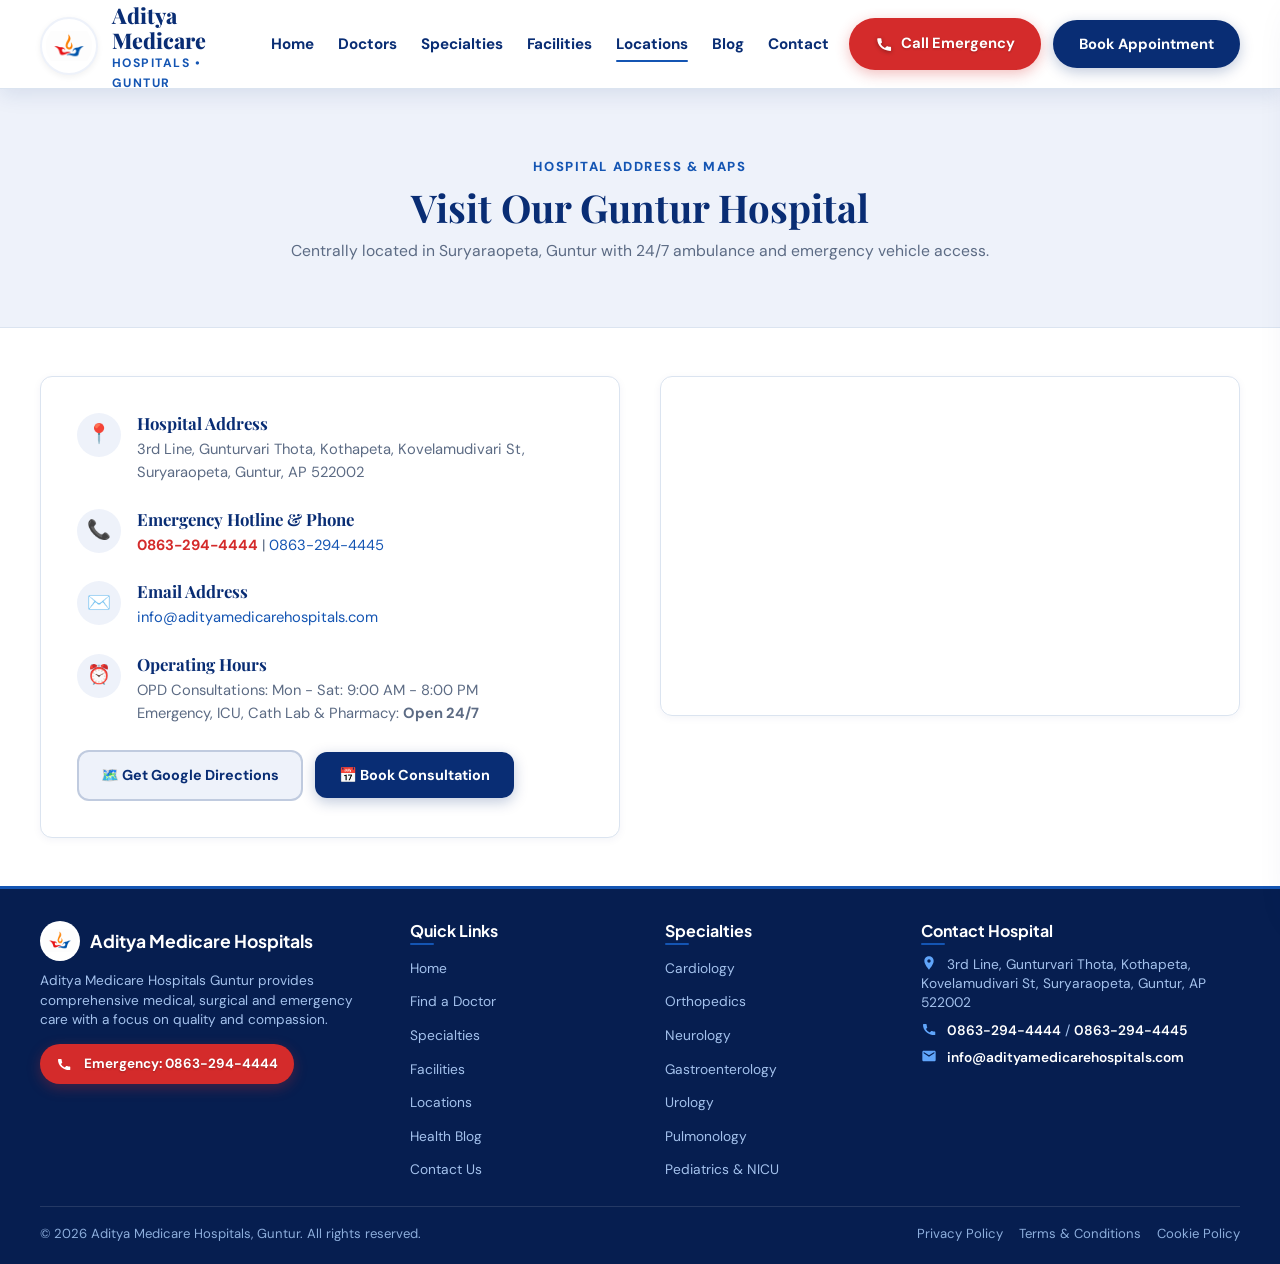
<file: locations.html>
<!DOCTYPE html>
<html lang="en">

<head>
  <meta charset="utf-8" />
  <meta name="viewport" content="width=device-width, initial-scale=1.0" />
  <title>Hospital Locations & Directions | Aditya Medicare Hospitals Guntur</title>
  <meta name="description"
    content="Aditya Medicare Hospitals location details, address, contact numbers, OPD timings and Google Maps location in Suryaraopeta, Guntur." />
  <meta name="keywords"
    content="Aditya Medicare address, hospital location Guntur, Suryaraopeta hospital, Guntur hospital address, contact Aditya Medicare" />
  <meta name="author" content="Aditya Medicare Hospitals, Guntur" />
  <meta name="robots" content="index, follow" />
  <link rel="canonical" href="https://www.adityamedicarehospitals.com/locations.html" />
  
  <link rel="icon" type="image/png" href="images/favicon.png" />
  <link rel="apple-touch-icon" href="images/favicon.png" />
  
  <!-- Fonts -->
  <link rel="preconnect" href="https://fonts.googleapis.com" />
  <link rel="preconnect" href="https://fonts.gstatic.com" crossorigin />
  <link href="https://fonts.googleapis.com/css2?family=DM+Sans:ital,wght@0,400;0,500;0,700;0,800;1,400&family=Playfair+Display:wght@600;700;800&display=swap" rel="stylesheet" />
  
  <!-- Stylesheet -->
  <link rel="stylesheet" href="style.css?v=3000" />
  <!-- Breadcrumb JSON-LD -->
  <script type="application/ld+json">
  {
    "@context": "https://schema.org",
    "@type": "BreadcrumbList",
    "itemListElement": [
      {
        "@type": "ListItem",
        "position": 1,
        "name": "Home",
        "item": "https://www.adityamedicarehospitals.com/"
      },
      {
        "@type": "ListItem",
        "position": 2,
        "name": "Location & Directions",
        "item": "https://www.adityamedicarehospitals.com/locations.html"
      }
    ]
  }
  </script>
</head>

<body>

  <!-- NAVBAR -->
  <nav class="navbar">
    <div class="container nav-inner">
      <a href="index.html" class="brand">
        <img src="images/Hospital-logo.png" alt="Aditya Medicare Logo" class="brand-logo" onerror="this.src='images/logo.png';" />
        <div class="brand-text">
          <span class="brand-title">Aditya Medicare</span>
          <span class="brand-subtitle">Hospitals • Guntur</span>
        </div>
      </a>

      <ul class="nav-links">
        <li><a href="index.html">Home</a></li>
        <li><a href="doctors.html">Doctors</a></li>
        <li><a href="specialties.html">Specialties</a></li>
        <li><a href="facilities.html">Facilities</a></li>
        <li><a href="locations.html" class="active">Locations</a></li>
        <li><a href="blog.html">Blog</a></li>
        <li><a href="contact.html">Contact</a></li>
      </ul>

      <div class="nav-cta">
        <a href="tel:08632944444" class="btn btn-danger">
          <svg class="btn-icon" viewBox="0 0 24 24"><path d="M6.62 10.79a15.05 15.05 0 006.59 6.59l2.2-2.2a1 1 0 011.11-.27c1.21.49 2.53.76 3.88.76a1 1 0 011 1v3.5a1 1 0 01-1 1C10.03 21 3 13.97 3 5.48a1 1 0 011-1H7.5a1 1 0 011 1c0 1.35.27 2.67.76 3.88a1 1 0 01-.27 1.11l-2.37 2.32z"/></svg>
          Call Emergency
        </a>
        <button class="btn btn-primary" data-open-modal="true">Book Appointment</button>
      </div>

      <button class="nav-toggle" id="nav-toggle-btn" aria-label="Toggle Navigation Menu">
        <svg viewBox="0 0 24 24">
          <path d="M4 6h16M4 12h16M4 18h16"></path>
        </svg>
      </button>
    </div>
  </nav>

  <!-- MOBILE DRAWER -->
  <div class="mobile-menu-overlay" id="mobile-overlay"></div>
  <div class="mobile-drawer" id="mobile-drawer">
    <div class="mobile-drawer-header">
      <div class="brand-title" style="font-size: 1.1rem;">Aditya Medicare</div>
      <button class="mobile-drawer-close" id="mobile-drawer-close">✕</button>
    </div>
    <ul class="mobile-nav-links">
      <li><a href="index.html">Home</a></li>
      <li><a href="doctors.html">Doctors</a></li>
      <li><a href="specialties.html">Specialties</a></li>
      <li><a href="facilities.html">Facilities</a></li>
      <li><a href="locations.html" class="active">Locations</a></li>
      <li><a href="blog.html">Blog</a></li>
      <li><a href="contact.html">Contact</a></li>
    </ul>
    <div style="margin-top: auto; display: flex; flex-direction: column; gap: 12px; padding-top: 20px;">
      <a href="tel:08632944444" class="btn btn-danger" style="width:100%;">
        <svg class="btn-icon" viewBox="0 0 24 24"><path d="M6.62 10.79a15.05 15.05 0 006.59 6.59l2.2-2.2a1 1 0 011.11-.27c1.21.49 2.53.76 3.88.76a1 1 0 011 1v3.5a1 1 0 01-1 1C10.03 21 3 13.97 3 5.48a1 1 0 011-1H7.5a1 1 0 011 1c0 1.35.27 2.67.76 3.88a1 1 0 01-.27 1.11l-2.37 2.32z"/></svg>
        Call 0863-294-4444
      </a>
      <button class="btn btn-primary" style="width:100%;" data-open-modal="true">Book Appointment</button>
    </div>
  </div>

  <!-- PAGE HERO -->
  <section class="section section-soft subpage-hero-banner">
    <div class="container">
      <div class="section-header">
        <span class="section-tag">Hospital Address & Maps</span>
        <h1 class="section-title">Visit Our Guntur Hospital</h1>
        <p class="section-subtitle">Centrally located in Suryaraopeta, Guntur with 24/7 ambulance and emergency vehicle access.</p>
      </div>
    </div>
  </section>

  <!-- LOCATION CONTENT -->
  <section class="section section-white">
    <div class="container">
      <div class="contact-layout">
        <div class="contact-info-card">
          <div class="contact-detail-item">
            <div class="contact-detail-icon">📍</div>
            <div class="contact-detail-text">
              <h4>Hospital Address</h4>
              <p>3rd Line, Gunturvari Thota, Kothapeta, Kovelamudivari St, Suryaraopeta, Guntur, AP 522002</p>
            </div>
          </div>

          <div class="contact-detail-item">
            <div class="contact-detail-icon">📞</div>
            <div class="contact-detail-text">
              <h4>Emergency Hotline & Phone</h4>
              <p><a href="tel:08632944444" style="font-weight: 700; color: var(--red);">0863-294-4444</a> | <a href="tel:08632944445">0863-294-4445</a></p>
            </div>
          </div>

          <div class="contact-detail-item">
            <div class="contact-detail-icon">✉️</div>
            <div class="contact-detail-text">
              <h4>Email Address</h4>
              <p><a href="mailto:info@adityamedicarehospitals.com">info@adityamedicarehospitals.com</a></p>
            </div>
          </div>

          <div class="contact-detail-item">
            <div class="contact-detail-icon">⏰</div>
            <div class="contact-detail-text">
              <h4>Operating Hours</h4>
              <p>OPD Consultations: Mon - Sat: 9:00 AM - 8:00 PM<br />Emergency, ICU, Cath Lab & Pharmacy: <strong>Open 24/7</strong></p>
            </div>
          </div>

          <div class="contact-actions">
            <a href="https://maps.google.com/?q=Aditya+Medicare+Hospitals+Guntur" target="_blank" rel="noopener" class="btn btn-secondary">
              🗺️ Get Google Directions
            </a>
            <button class="btn btn-primary" data-open-modal="true">📅 Book Consultation</button>
          </div>
        </div>

        <div class="map-container">
          <iframe
            src="https://maps.google.com/maps?q=Aditya+Medicare+Hospitals+Guntur+522002&t=&z=16&ie=UTF8&iwloc=&output=embed"
            allowfullscreen="" loading="lazy" title="Aditya Medicare Hospitals Guntur Location Map">
          </iframe>
        </div>
      </div>
    </div>
  </section>

  <!-- APPOINTMENT MODAL -->
  <div class="modal-overlay" id="appointment-modal" aria-hidden="true" role="dialog" aria-modal="true" aria-labelledby="modal-title-heading">
    <div class="modal-container">
      <div class="modal-header">
        <h3>📅 Book Doctor Appointment</h3>
        <button class="modal-close" id="modal-close-btn">✕</button>
      </div>
      <div class="modal-body">
        <form id="appointment-form">
          <div class="form-group">
            <label for="modal-patient-name">Full Patient Name *</label>
            <input type="text" id="modal-patient-name" class="form-control" placeholder="e.g. Ramesh Kumar" required />
          </div>

          <div class="form-row">
            <div class="form-group">
              <label for="modal-patient-phone">Phone Number *</label>
              <input type="tel" id="modal-patient-phone" class="form-control" placeholder="10-digit mobile number" required />
            </div>
            <div class="form-group">
              <label for="modal-patient-email">Email Address</label>
              <input type="email" id="modal-patient-email" class="form-control" placeholder="name@example.com" />
            </div>
          </div>

          <div class="form-row">
            <div class="form-group">
              <label for="modal-department-select">Select Medical Specialty</label>
              <select id="modal-department-select" class="form-control">
                <option value="">General Consultation</option>
                <option value="Cardiology">Cardiology</option>
                <option value="Orthopedics">Orthopedics</option>
                <option value="Neurology">Neurology</option>
                <option value="Gastroenterology">Gastroenterology</option>
                <option value="Urology">Urology</option>
                <option value="Pulmonology">Pulmonology</option>
                <option value="Pediatrics">Pediatrics</option>
                <option value="Mother & Child">Mother & Child Care</option>
                <option value="Critical Care">Critical Care</option>
              </select>
            </div>

            <div class="form-group">
              <label for="modal-doctor-select">Preferred Doctor</label>
              <select id="modal-doctor-select" class="form-control">
                <option value="">Any Available Specialist</option>
                <option value="Dr. Krishna Sravanth Pakanati">Dr. Krishna Sravanth Pakanati (Orthopedics)</option>
                <option value="Dr. Ramakoteswara Rao K">Dr. Ramakoteswara Rao K (Orthopedics)</option>
                <option value="Dr. Sai Krishna Katakam">Dr. Sai Krishna Katakam (Gastroenterology)</option>
                <option value="Dr. Raghu Sarath Punukollu">Dr. Raghu Sarath Punukollu (Urology)</option>
                <option value="Dr. Guttikonda Bhanu Vijay">Dr. Guttikonda Bhanu Vijay (Cardiology)</option>
                <option value="Dr. Viswa Jyothi Yakkala">Dr. Viswa Jyothi Yakkala (Neurology)</option>
                <option value="Dr. Sajila">Dr. Sajila (Mother & Child)</option>
                <option value="Dr. Farha">Dr. Farha (Pediatrics)</option>
                <option value="Dr. Dinesh">Dr. Dinesh (Pulmonology)</option>
                <option value="Dr. Sunil Kumar Thadigiri">Dr. Sunil Kumar Thadigiri (Critical Care)</option>
              </select>
            </div>
          </div>

          <div class="form-row">
            <div class="form-group">
              <label for="modal-preferred-date">Preferred Date</label>
              <input type="date" id="modal-preferred-date" class="form-control" />
            </div>
            <div class="form-group">
              <label for="modal-time-slot">Preferred Time Slot</label>
              <select id="modal-time-slot" class="form-control">
                <option value="Morning">Morning (10:00 AM - 1:00 PM)</option>
                <option value="Afternoon">Afternoon (2:00 PM - 5:00 PM)</option>
                <option value="Evening">Evening (5:00 PM - 8:00 PM)</option>
              </select>
            </div>
          </div>

          <div style="margin-top: 24px;">
            <button type="submit" class="btn btn-primary" style="width: 100%; padding: 14px; font-size: 1rem;">
              Confirm Appointment Booking
            </button>
          </div>
        </form>
      </div>
    </div>
  </div>

  <!-- FOOTER -->
    <!-- FOOTER -->
    <!-- FOOTER -->
  <footer class="footer">
    <div class="container">
      <div class="footer-grid">
        <div class="footer-brand">
          <div class="footer-logo-wrap">
            <img src="images/Hospital-logo.png" alt="Aditya Medicare Logo" class="footer-logo" onerror="this.src='images/logo.png';" />
            <div class="footer-brand-name">Aditya Medicare Hospitals</div>
          </div>
          <p class="footer-desc">
            Aditya Medicare Hospitals Guntur provides comprehensive medical, surgical and emergency care with a focus on quality and compassion.
          </p>
          <div style="margin-top: 4px;">
            <a href="tel:08632944444" class="btn btn-danger footer-emergency-btn">
              <svg viewBox="0 0 24 24" style="width:16px;height:16px;fill:currentColor;margin-right:6px;"><path d="M6.62 10.79a15.05 15.05 0 006.59 6.59l2.2-2.2a1 1 0 011.11-.27c1.21.49 2.53.76 3.88.76a1 1 0 011 1v3.5a1 1 0 01-1 1C10.03 21 3 13.97 3 5.48a1 1 0 011-1H7.5a1 1 0 011 1c0 1.35.27 2.67.76 3.88a1 1 0 01-.27 1.11l-2.37 2.32z"/></svg>
              Emergency: 0863-294-4444
            </a>
          </div>
        </div>

        <div>
          <h4 class="footer-title">Quick Links</h4>
          <ul class="footer-links">
            <li><a href="index.html">Home</a></li>
            <li><a href="doctors.html">Find a Doctor</a></li>
            <li><a href="specialties.html">Specialties</a></li>
            <li><a href="facilities.html">Facilities</a></li>
            <li><a href="locations.html">Locations</a></li>
            <li><a href="blog.html">Health Blog</a></li>
            <li><a href="contact.html">Contact Us</a></li>
          </ul>
        </div>

        <div>
          <h4 class="footer-title">Specialties</h4>
          <ul class="footer-links">
            <li><a href="specialties.html">Cardiology</a></li>
            <li><a href="specialties.html">Orthopedics</a></li>
            <li><a href="specialties.html">Neurology</a></li>
            <li><a href="specialties.html">Gastroenterology</a></li>
            <li><a href="specialties.html">Urology</a></li>
            <li><a href="specialties.html">Pulmonology</a></li>
            <li><a href="specialties.html">Pediatrics &amp; NICU</a></li>
          </ul>
        </div>

        <div>
          <h4 class="footer-title">Contact Hospital</h4>
          <p class="footer-contact-item">
            <svg style="width:16px;height:16px;fill:#60a5fa;vertical-align:-2px;margin-right:6px;" viewBox="0 0 24 24"><path d="M12 2C8.13 2 5 5.13 5 9c0 5.25 7 13 7 13s7-7.75 7-13c0-3.87-3.13-7-7-7zm0 9.5c-1.38 0-2.5-1.12-2.5-2.5s1.12-2.5 2.5-2.5 2.5 1.12 2.5 2.5-1.12 2.5-2.5 2.5z"/></svg>
            3rd Line, Gunturvari Thota, Kothapeta, Kovelamudivari St, Suryaraopeta, Guntur, AP 522002
          </p>
          <p class="footer-contact-item">
            <svg style="width:16px;height:16px;fill:#60a5fa;vertical-align:-2px;margin-right:6px;" viewBox="0 0 24 24"><path d="M6.62 10.79a15.05 15.05 0 006.59 6.59l2.2-2.2a1 1 0 011.11-.27c1.21.49 2.53.76 3.88.76a1 1 0 011 1v3.5a1 1 0 01-1 1C10.03 21 3 13.97 3 5.48a1 1 0 011-1H7.5a1 1 0 011 1c0 1.35.27 2.67.76 3.88a1 1 0 01-.27 1.11l-2.37 2.32z"/></svg>
            <a href="tel:08632944444">0863-294-4444</a> / <a href="tel:08632944445">0863-294-4445</a>
          </p>
          <p class="footer-contact-item">
            <svg style="width:16px;height:16px;fill:#60a5fa;vertical-align:-2px;margin-right:6px;" viewBox="0 0 24 24"><path d="M20 4H4c-1.1 0-1.99.9-1.99 2L2 18c0 1.1.9 2 2 2h16c1.1 0 2-.9 2-2V6c0-1.1-.9-2-2-2zm0 4l-8 5-8-5V6l8 5 8-5v2z"/></svg>
            <a href="mailto:info@adityamedicarehospitals.com">info@adityamedicarehospitals.com</a>
          </p>
        </div>
      </div>

      <div class="footer-bottom">
        <div>&copy; 2026 Aditya Medicare Hospitals, Guntur. All rights reserved.</div>
        <div class="footer-legal">
          <a href="privacy-policy.html">Privacy Policy</a>
          <a href="terms-conditions.html">Terms &amp; Conditions</a>
          <a href="cookie-policy.html">Cookie Policy</a>
        </div>
      </div>
    </div>
  </footer>

  <script src="script.js"></script>
</body>

</html>
</file>
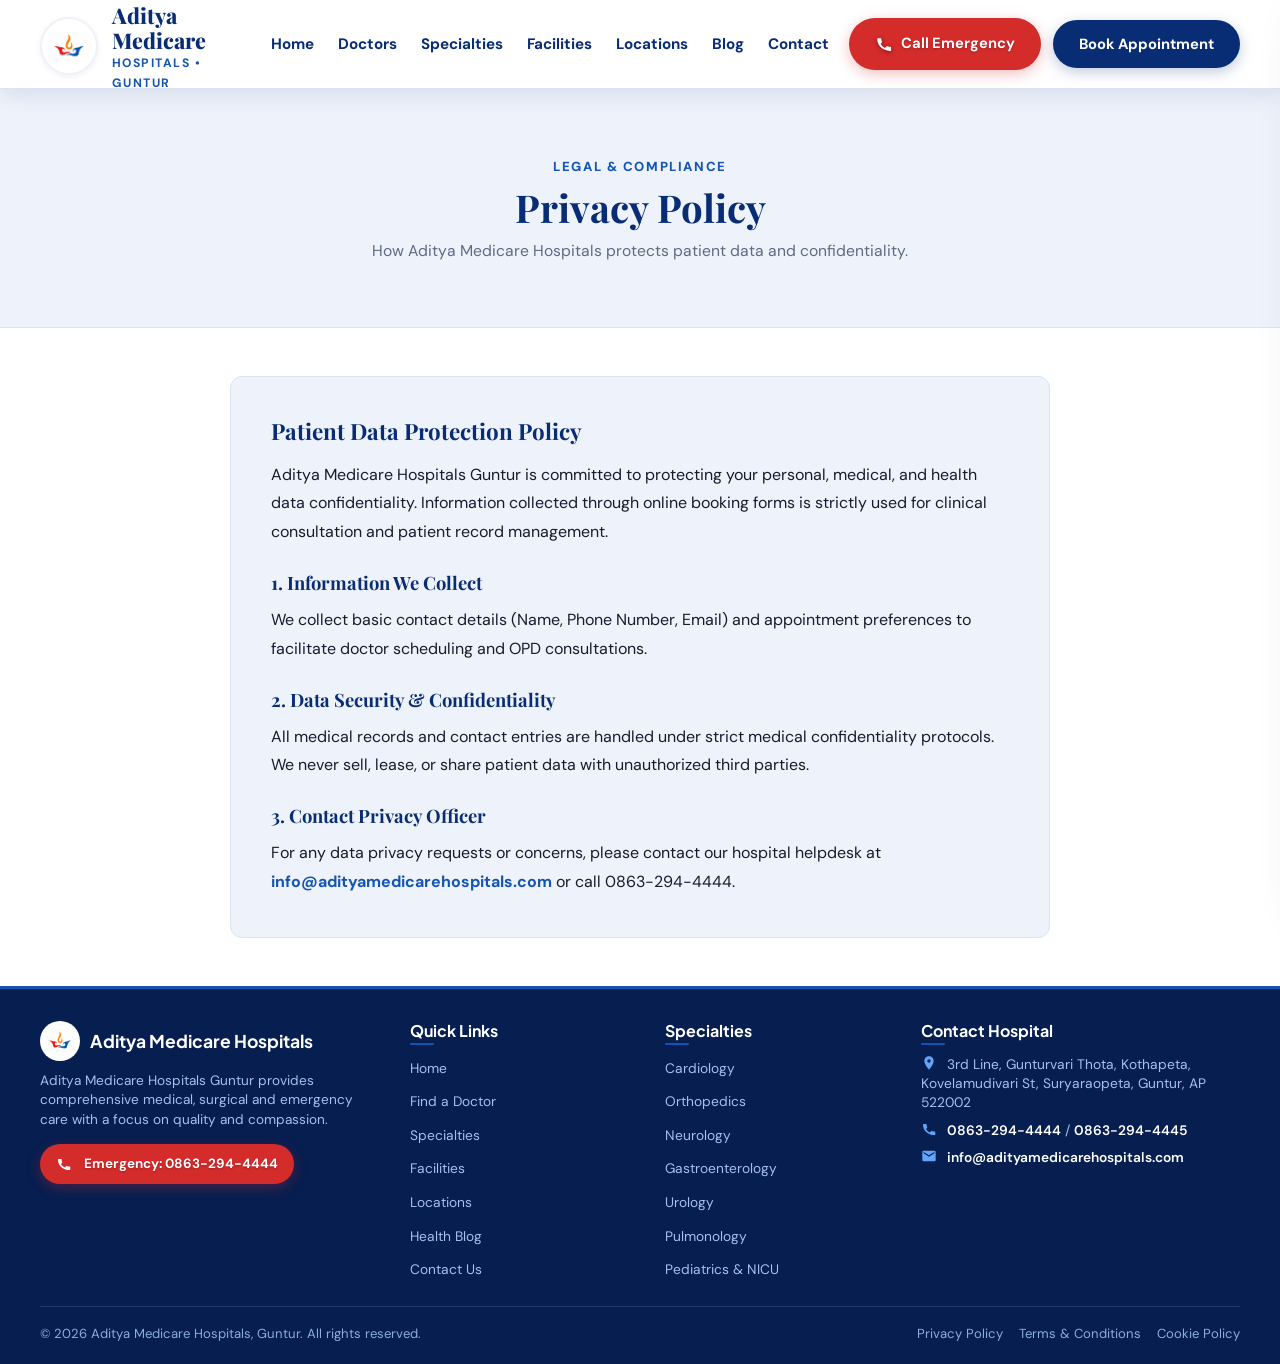
<file: privacy-policy.html>
<!DOCTYPE html>
<html lang="en">

<head>
  <meta charset="utf-8" />
  <meta name="viewport" content="width=device-width, initial-scale=1.0" />
  <title>Privacy Policy | Aditya Medicare Hospitals Guntur</title>
  <meta name="description"
    content="Privacy Policy of Aditya Medicare Hospitals Guntur explaining patient data privacy, confidentiality, and data protection practices." />
  <meta name="keywords" content="Aditya Medicare privacy policy, patient data privacy, medical confidentiality" />
  <meta name="author" content="Aditya Medicare Hospitals, Guntur" />
  <meta name="robots" content="index, follow" />
  <link rel="canonical" href="https://www.adityamedicarehospitals.com/privacy-policy.html" />
  
  <link rel="icon" type="image/png" href="images/favicon.png" />
  <link rel="apple-touch-icon" href="images/favicon.png" />
  
  <!-- Fonts -->
  <link rel="preconnect" href="https://fonts.googleapis.com" />
  <link rel="preconnect" href="https://fonts.gstatic.com" crossorigin />
  <link href="https://fonts.googleapis.com/css2?family=DM+Sans:ital,wght@0,400;0,500;0,700;0,800;1,400&family=Playfair+Display:wght@600;700;800&display=swap" rel="stylesheet" />
  
  <!-- Stylesheet -->
  <link rel="stylesheet" href="style.css?v=3000" />
</head>

<body>

  <!-- NAVBAR -->
  <nav class="navbar">
    <div class="container nav-inner">
      <a href="index.html" class="brand">
        <img src="images/Hospital-logo.png" alt="Aditya Medicare Logo" class="brand-logo" onerror="this.src='images/logo.png';" />
        <div class="brand-text">
          <span class="brand-title">Aditya Medicare</span>
          <span class="brand-subtitle">Hospitals • Guntur</span>
        </div>
      </a>

      <ul class="nav-links">
        <li><a href="index.html">Home</a></li>
        <li><a href="doctors.html">Doctors</a></li>
        <li><a href="specialties.html">Specialties</a></li>
        <li><a href="facilities.html">Facilities</a></li>
        <li><a href="locations.html">Locations</a></li>
        <li><a href="blog.html">Blog</a></li>
        <li><a href="contact.html">Contact</a></li>
      </ul>

      <div class="nav-cta">
        <a href="tel:08632944444" class="btn btn-danger">
          <svg class="btn-icon" viewBox="0 0 24 24"><path d="M6.62 10.79a15.05 15.05 0 006.59 6.59l2.2-2.2a1 1 0 011.11-.27c1.21.49 2.53.76 3.88.76a1 1 0 011 1v3.5a1 1 0 01-1 1C10.03 21 3 13.97 3 5.48a1 1 0 011-1H7.5a1 1 0 011 1c0 1.35.27 2.67.76 3.88a1 1 0 01-.27 1.11l-2.37 2.32z"/></svg>
          Call Emergency
        </a>
        <button class="btn btn-primary" data-open-modal="true">Book Appointment</button>
      </div>

      <button class="nav-toggle" id="nav-toggle-btn" aria-label="Toggle Navigation Menu">
        <svg viewBox="0 0 24 24">
          <path d="M4 6h16M4 12h16M4 18h16"></path>
        </svg>
      </button>
    </div>
  </nav>

  <!-- MOBILE DRAWER -->
  <div class="mobile-menu-overlay" id="mobile-overlay"></div>
  <div class="mobile-drawer" id="mobile-drawer">
    <div class="mobile-drawer-header">
      <div class="brand-title" style="font-size: 1.1rem;">Aditya Medicare</div>
      <button class="mobile-drawer-close" id="mobile-drawer-close">✕</button>
    </div>
    <ul class="mobile-nav-links">
      <li><a href="index.html">Home</a></li>
      <li><a href="doctors.html">Doctors</a></li>
      <li><a href="specialties.html">Specialties</a></li>
      <li><a href="facilities.html">Facilities</a></li>
      <li><a href="locations.html">Locations</a></li>
      <li><a href="blog.html">Blog</a></li>
      <li><a href="contact.html">Contact</a></li>
    </ul>
    <div style="margin-top: auto; display: flex; flex-direction: column; gap: 12px; padding-top: 20px;">
      <a href="tel:08632944444" class="btn btn-danger" style="width:100%;">
        <svg class="btn-icon" viewBox="0 0 24 24"><path d="M6.62 10.79a15.05 15.05 0 006.59 6.59l2.2-2.2a1 1 0 011.11-.27c1.21.49 2.53.76 3.88.76a1 1 0 011 1v3.5a1 1 0 01-1 1C10.03 21 3 13.97 3 5.48a1 1 0 011-1H7.5a1 1 0 011 1c0 1.35.27 2.67.76 3.88a1 1 0 01-.27 1.11l-2.37 2.32z"/></svg>
        Call 0863-294-4444
      </a>
      <button class="btn btn-primary" style="width:100%;" data-open-modal="true">Book Appointment</button>
    </div>
  </div>

  <!-- PAGE HERO -->
  <section class="section section-soft subpage-hero-banner">
    <div class="container">
      <div class="section-header">
        <span class="section-tag">Legal & Compliance</span>
        <h1 class="section-title">Privacy Policy</h1>
        <p class="section-subtitle">How Aditya Medicare Hospitals protects patient data and confidentiality.</p>
      </div>
    </div>
  </section>

  <!-- CONTENT SECTION -->
  <section class="section section-white">
    <div class="container" style="max-width: 860px;">
      <div style="background: var(--soft-bg); padding: 40px; border-radius: var(--radius-md); border: 1px solid var(--border-color); line-height: 1.8;">
        <h2 style="font-size: 1.4rem; color: var(--navy); margin-bottom: 16px;">Patient Data Protection Policy</h2>
        <p style="margin-bottom: 16px; color: var(--text-dark);">
          Aditya Medicare Hospitals Guntur is committed to protecting your personal, medical, and health data confidentiality. Information collected through online booking forms is strictly used for clinical consultation and patient record management.
        </p>

        <h3 style="font-size: 1.15rem; color: var(--navy); margin: 24px 0 12px 0;">1. Information We Collect</h3>
        <p style="margin-bottom: 16px; color: var(--text-dark);">
          We collect basic contact details (Name, Phone Number, Email) and appointment preferences to facilitate doctor scheduling and OPD consultations.
        </p>

        <h3 style="font-size: 1.15rem; color: var(--navy); margin: 24px 0 12px 0;">2. Data Security & Confidentiality</h3>
        <p style="margin-bottom: 16px; color: var(--text-dark);">
          All medical records and contact entries are handled under strict medical confidentiality protocols. We never sell, lease, or share patient data with unauthorized third parties.
        </p>

        <h3 style="font-size: 1.15rem; color: var(--navy); margin: 24px 0 12px 0;">3. Contact Privacy Officer</h3>
        <p style="color: var(--text-dark);">
          For any data privacy requests or concerns, please contact our hospital helpdesk at <a href="mailto:info@adityamedicarehospitals.com" style="font-weight: 700;">info@adityamedicarehospitals.com</a> or call 0863-294-4444.
        </p>
      </div>
    </div>
  </section>

  <!-- APPOINTMENT MODAL -->
  <div class="modal-overlay" id="appointment-modal" aria-hidden="true" role="dialog" aria-modal="true" aria-labelledby="modal-title-heading">
    <div class="modal-container">
      <div class="modal-header">
        <h3>📅 Book Doctor Appointment</h3>
        <button class="modal-close" id="modal-close-btn">✕</button>
      </div>
      <div class="modal-body">
        <form id="appointment-form">
          <div class="form-group">
            <label for="modal-patient-name">Full Patient Name *</label>
            <input type="text" id="modal-patient-name" class="form-control" placeholder="e.g. Ramesh Kumar" required />
          </div>

          <div class="form-row">
            <div class="form-group">
              <label for="modal-patient-phone">Phone Number *</label>
              <input type="tel" id="modal-patient-phone" class="form-control" placeholder="10-digit mobile number" required />
            </div>
            <div class="form-group">
              <label for="modal-patient-email">Email Address</label>
              <input type="email" id="modal-patient-email" class="form-control" placeholder="name@example.com" />
            </div>
          </div>

          <div class="form-row">
            <div class="form-group">
              <label for="modal-department-select">Select Medical Specialty</label>
              <select id="modal-department-select" class="form-control">
                <option value="">General Consultation</option>
                <option value="Cardiology">Cardiology</option>
                <option value="Orthopedics">Orthopedics</option>
                <option value="Neurology">Neurology</option>
                <option value="Gastroenterology">Gastroenterology</option>
                <option value="Urology">Urology</option>
                <option value="Pulmonology">Pulmonology</option>
                <option value="Pediatrics">Pediatrics</option>
                <option value="Mother & Child">Mother & Child Care</option>
                <option value="Critical Care">Critical Care</option>
              </select>
            </div>

            <div class="form-group">
              <label for="modal-doctor-select">Preferred Doctor</label>
              <select id="modal-doctor-select" class="form-control">
                <option value="">Any Available Specialist</option>
                <option value="Dr. Krishna Sravanth Pakanati">Dr. Krishna Sravanth Pakanati (Orthopedics)</option>
                <option value="Dr. Ramakoteswara Rao K">Dr. Ramakoteswara Rao K (Orthopedics)</option>
                <option value="Dr. Sai Krishna Katakam">Dr. Sai Krishna Katakam (Gastroenterology)</option>
                <option value="Dr. Raghu Sarath Punukollu">Dr. Raghu Sarath Punukollu (Urology)</option>
                <option value="Dr. Guttikonda Bhanu Vijay">Dr. Guttikonda Bhanu Vijay (Cardiology)</option>
                <option value="Dr. Viswa Jyothi Yakkala">Dr. Viswa Jyothi Yakkala (Neurology)</option>
                <option value="Dr. Sajila">Dr. Sajila (Mother & Child)</option>
                <option value="Dr. Farha">Dr. Farha (Pediatrics)</option>
                <option value="Dr. Dinesh">Dr. Dinesh (Pulmonology)</option>
                <option value="Dr. Sunil Kumar Thadigiri">Dr. Sunil Kumar Thadigiri (Critical Care)</option>
              </select>
            </div>
          </div>

          <div class="form-row">
            <div class="form-group">
              <label for="modal-preferred-date">Preferred Date</label>
              <input type="date" id="modal-preferred-date" class="form-control" />
            </div>
            <div class="form-group">
              <label for="modal-time-slot">Preferred Time Slot</label>
              <select id="modal-time-slot" class="form-control">
                <option value="Morning">Morning (10:00 AM - 1:00 PM)</option>
                <option value="Afternoon">Afternoon (2:00 PM - 5:00 PM)</option>
                <option value="Evening">Evening (5:00 PM - 8:00 PM)</option>
              </select>
            </div>
          </div>

          <div style="margin-top: 24px;">
            <button type="submit" class="btn btn-primary" style="width: 100%; padding: 14px; font-size: 1rem;">
              Confirm Appointment Booking
            </button>
          </div>
        </form>
      </div>
    </div>
  </div>

  <!-- FOOTER -->
    <!-- FOOTER -->
    <!-- FOOTER -->
  <footer class="footer">
    <div class="container">
      <div class="footer-grid">
        <div class="footer-brand">
          <div class="footer-logo-wrap">
            <img src="images/Hospital-logo.png" alt="Aditya Medicare Logo" class="footer-logo" onerror="this.src='images/logo.png';" />
            <div class="footer-brand-name">Aditya Medicare Hospitals</div>
          </div>
          <p class="footer-desc">
            Aditya Medicare Hospitals Guntur provides comprehensive medical, surgical and emergency care with a focus on quality and compassion.
          </p>
          <div style="margin-top: 4px;">
            <a href="tel:08632944444" class="btn btn-danger footer-emergency-btn">
              <svg viewBox="0 0 24 24" style="width:16px;height:16px;fill:currentColor;margin-right:6px;"><path d="M6.62 10.79a15.05 15.05 0 006.59 6.59l2.2-2.2a1 1 0 011.11-.27c1.21.49 2.53.76 3.88.76a1 1 0 011 1v3.5a1 1 0 01-1 1C10.03 21 3 13.97 3 5.48a1 1 0 011-1H7.5a1 1 0 011 1c0 1.35.27 2.67.76 3.88a1 1 0 01-.27 1.11l-2.37 2.32z"/></svg>
              Emergency: 0863-294-4444
            </a>
          </div>
        </div>

        <div>
          <h4 class="footer-title">Quick Links</h4>
          <ul class="footer-links">
            <li><a href="index.html">Home</a></li>
            <li><a href="doctors.html">Find a Doctor</a></li>
            <li><a href="specialties.html">Specialties</a></li>
            <li><a href="facilities.html">Facilities</a></li>
            <li><a href="locations.html">Locations</a></li>
            <li><a href="blog.html">Health Blog</a></li>
            <li><a href="contact.html">Contact Us</a></li>
          </ul>
        </div>

        <div>
          <h4 class="footer-title">Specialties</h4>
          <ul class="footer-links">
            <li><a href="specialties.html">Cardiology</a></li>
            <li><a href="specialties.html">Orthopedics</a></li>
            <li><a href="specialties.html">Neurology</a></li>
            <li><a href="specialties.html">Gastroenterology</a></li>
            <li><a href="specialties.html">Urology</a></li>
            <li><a href="specialties.html">Pulmonology</a></li>
            <li><a href="specialties.html">Pediatrics &amp; NICU</a></li>
          </ul>
        </div>

        <div>
          <h4 class="footer-title">Contact Hospital</h4>
          <p class="footer-contact-item">
            <svg style="width:16px;height:16px;fill:#60a5fa;vertical-align:-2px;margin-right:6px;" viewBox="0 0 24 24"><path d="M12 2C8.13 2 5 5.13 5 9c0 5.25 7 13 7 13s7-7.75 7-13c0-3.87-3.13-7-7-7zm0 9.5c-1.38 0-2.5-1.12-2.5-2.5s1.12-2.5 2.5-2.5 2.5 1.12 2.5 2.5-1.12 2.5-2.5 2.5z"/></svg>
            3rd Line, Gunturvari Thota, Kothapeta, Kovelamudivari St, Suryaraopeta, Guntur, AP 522002
          </p>
          <p class="footer-contact-item">
            <svg style="width:16px;height:16px;fill:#60a5fa;vertical-align:-2px;margin-right:6px;" viewBox="0 0 24 24"><path d="M6.62 10.79a15.05 15.05 0 006.59 6.59l2.2-2.2a1 1 0 011.11-.27c1.21.49 2.53.76 3.88.76a1 1 0 011 1v3.5a1 1 0 01-1 1C10.03 21 3 13.97 3 5.48a1 1 0 011-1H7.5a1 1 0 011 1c0 1.35.27 2.67.76 3.88a1 1 0 01-.27 1.11l-2.37 2.32z"/></svg>
            <a href="tel:08632944444">0863-294-4444</a> / <a href="tel:08632944445">0863-294-4445</a>
          </p>
          <p class="footer-contact-item">
            <svg style="width:16px;height:16px;fill:#60a5fa;vertical-align:-2px;margin-right:6px;" viewBox="0 0 24 24"><path d="M20 4H4c-1.1 0-1.99.9-1.99 2L2 18c0 1.1.9 2 2 2h16c1.1 0 2-.9 2-2V6c0-1.1-.9-2-2-2zm0 4l-8 5-8-5V6l8 5 8-5v2z"/></svg>
            <a href="mailto:info@adityamedicarehospitals.com">info@adityamedicarehospitals.com</a>
          </p>
        </div>
      </div>

      <div class="footer-bottom">
        <div>&copy; 2026 Aditya Medicare Hospitals, Guntur. All rights reserved.</div>
        <div class="footer-legal">
          <a href="privacy-policy.html">Privacy Policy</a>
          <a href="terms-conditions.html">Terms &amp; Conditions</a>
          <a href="cookie-policy.html">Cookie Policy</a>
        </div>
      </div>
    </div>
  </footer>

  <script src="script.js"></script>
</body>

</html>
</file>
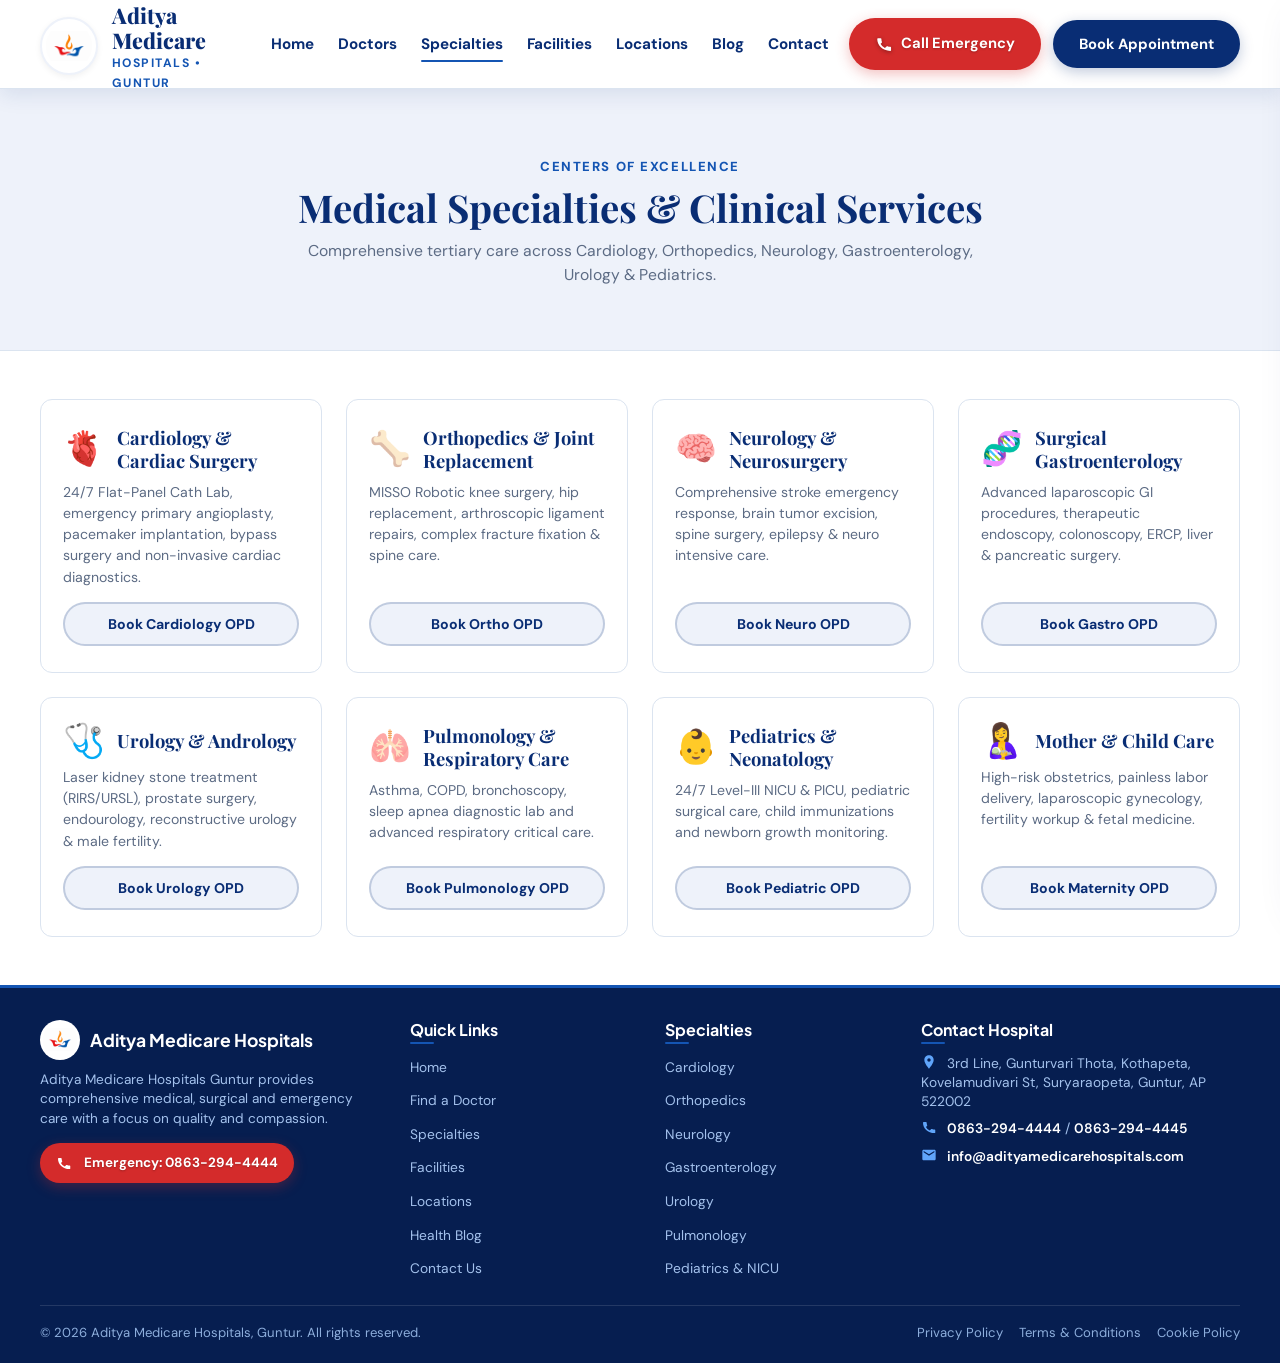
<file: specialties.html>
<!DOCTYPE html>
<html lang="en">

<head>
  <meta charset="utf-8" />
  <meta name="viewport" content="width=device-width, initial-scale=1.0" />
  <title>Medical Specialties & Centers of Excellence | Aditya Medicare Hospitals</title>
  <meta name="description"
    content="Explore medical specialties at Aditya Medicare Hospitals Guntur: Cardiology, Orthopedics, Neurology, Gastroenterology, Urology, Pulmonology, Pediatrics, NICU & Critical Care." />
  <meta name="keywords"
    content="hospital specialties Guntur, cardiology Guntur, knee replacement Guntur, neurosurgery Guntur, urology Guntur, Aditya Medicare specialties" />
  <meta name="author" content="Aditya Medicare Hospitals, Guntur" />
  <meta name="robots" content="index, follow" />
  <link rel="canonical" href="https://www.adityamedicarehospitals.com/specialties.html" />
  
  <link rel="icon" type="image/png" href="images/favicon.png" />
  <link rel="apple-touch-icon" href="images/favicon.png" />
  
  <!-- Fonts -->
  <link rel="preconnect" href="https://fonts.googleapis.com" />
  <link rel="preconnect" href="https://fonts.gstatic.com" crossorigin />
  <link href="https://fonts.googleapis.com/css2?family=DM+Sans:ital,wght@0,400;0,500;0,700;0,800;1,400&family=Playfair+Display:wght@600;700;800&display=swap" rel="stylesheet" />
  
  <!-- Stylesheet -->
  <link rel="stylesheet" href="style.css?v=3000" />
  <!-- Breadcrumb JSON-LD -->
  <script type="application/ld+json">
  {
    "@context": "https://schema.org",
    "@type": "BreadcrumbList",
    "itemListElement": [
      {
        "@type": "ListItem",
        "position": 1,
        "name": "Home",
        "item": "https://www.adityamedicarehospitals.com/"
      },
      {
        "@type": "ListItem",
        "position": 2,
        "name": "Medical Specialties",
        "item": "https://www.adityamedicarehospitals.com/specialties.html"
      }
    ]
  }
  </script>
</head>

<body>

  <!-- NAVBAR -->
  <nav class="navbar">
    <div class="container nav-inner">
      <a href="index.html" class="brand">
        <img src="images/Hospital-logo.png" alt="Aditya Medicare Logo" class="brand-logo" onerror="this.src='images/logo.png';" />
        <div class="brand-text">
          <span class="brand-title">Aditya Medicare</span>
          <span class="brand-subtitle">Hospitals • Guntur</span>
        </div>
      </a>

      <ul class="nav-links">
        <li><a href="index.html">Home</a></li>
        <li><a href="doctors.html">Doctors</a></li>
        <li><a href="specialties.html" class="active">Specialties</a></li>
        <li><a href="facilities.html">Facilities</a></li>
        <li><a href="locations.html">Locations</a></li>
        <li><a href="blog.html">Blog</a></li>
        <li><a href="contact.html">Contact</a></li>
      </ul>

      <div class="nav-cta">
        <a href="tel:08632944444" class="btn btn-danger">
          <svg class="btn-icon" viewBox="0 0 24 24"><path d="M6.62 10.79a15.05 15.05 0 006.59 6.59l2.2-2.2a1 1 0 011.11-.27c1.21.49 2.53.76 3.88.76a1 1 0 011 1v3.5a1 1 0 01-1 1C10.03 21 3 13.97 3 5.48a1 1 0 011-1H7.5a1 1 0 011 1c0 1.35.27 2.67.76 3.88a1 1 0 01-.27 1.11l-2.37 2.32z"/></svg>
          Call Emergency
        </a>
        <button class="btn btn-primary" data-open-modal="true">Book Appointment</button>
      </div>

      <button class="nav-toggle" id="nav-toggle-btn" aria-label="Toggle Navigation Menu">
        <svg viewBox="0 0 24 24">
          <path d="M4 6h16M4 12h16M4 18h16"></path>
        </svg>
      </button>
    </div>
  </nav>

  <!-- MOBILE DRAWER -->
  <div class="mobile-menu-overlay" id="mobile-overlay"></div>
  <div class="mobile-drawer" id="mobile-drawer">
    <div class="mobile-drawer-header">
      <div class="brand-title" style="font-size: 1.1rem;">Aditya Medicare</div>
      <button class="mobile-drawer-close" id="mobile-drawer-close">✕</button>
    </div>
    <ul class="mobile-nav-links">
      <li><a href="index.html">Home</a></li>
      <li><a href="doctors.html">Doctors</a></li>
      <li><a href="specialties.html" class="active">Specialties</a></li>
      <li><a href="facilities.html">Facilities</a></li>
      <li><a href="locations.html">Locations</a></li>
      <li><a href="blog.html">Blog</a></li>
      <li><a href="contact.html">Contact</a></li>
    </ul>
    <div style="margin-top: auto; display: flex; flex-direction: column; gap: 12px; padding-top: 20px;">
      <a href="tel:08632944444" class="btn btn-danger" style="width:100%;">
        <svg class="btn-icon" viewBox="0 0 24 24"><path d="M6.62 10.79a15.05 15.05 0 006.59 6.59l2.2-2.2a1 1 0 011.11-.27c1.21.49 2.53.76 3.88.76a1 1 0 011 1v3.5a1 1 0 01-1 1C10.03 21 3 13.97 3 5.48a1 1 0 011-1H7.5a1 1 0 011 1c0 1.35.27 2.67.76 3.88a1 1 0 01-.27 1.11l-2.37 2.32z"/></svg>
        Call 0863-294-4444
      </a>
      <button class="btn btn-primary" style="width:100%;" data-open-modal="true">Book Appointment</button>
    </div>
  </div>

  <!-- PAGE HERO -->
  <section class="section section-soft subpage-hero-banner">
    <div class="container">
      <div class="section-header">
        <span class="section-tag">Centers of Excellence</span>
        <h1 class="section-title">Medical Specialties & Clinical Services</h1>
        <p class="section-subtitle">Comprehensive tertiary care across Cardiology, Orthopedics, Neurology, Gastroenterology, Urology & Pediatrics.</p>
      </div>
    </div>
  </section>

  <!-- SPECIALTIES GRID -->
  <section class="section section-white">
    <div class="container">
      <div class="specialties-grid">
        <div class="specialty-card">
          <div class="specialty-header">
            <span class="specialty-icon">🫀</span>
            <h3 class="specialty-name">Cardiology & Cardiac Surgery</h3>
          </div>
          <p class="specialty-desc">24/7 Flat-Panel Cath Lab, emergency primary angioplasty, pacemaker implantation, bypass surgery and non-invasive cardiac diagnostics.</p>
          <button class="btn btn-secondary" data-open-modal="true" data-department="Cardiology">Book Cardiology OPD</button>
        </div>

        <div class="specialty-card">
          <div class="specialty-header">
            <span class="specialty-icon">🦴</span>
            <h3 class="specialty-name">Orthopedics & Joint Replacement</h3>
          </div>
          <p class="specialty-desc">MISSO Robotic knee surgery, hip replacement, arthroscopic ligament repairs, complex fracture fixation & spine care.</p>
          <button class="btn btn-secondary" data-open-modal="true" data-department="Orthopedics">Book Ortho OPD</button>
        </div>

        <div class="specialty-card">
          <div class="specialty-header">
            <span class="specialty-icon">🧠</span>
            <h3 class="specialty-name">Neurology & Neurosurgery</h3>
          </div>
          <p class="specialty-desc">Comprehensive stroke emergency response, brain tumor excision, spine surgery, epilepsy & neuro intensive care.</p>
          <button class="btn btn-secondary" data-open-modal="true" data-department="Neurology">Book Neuro OPD</button>
        </div>

        <div class="specialty-card">
          <div class="specialty-header">
            <span class="specialty-icon">🧬</span>
            <h3 class="specialty-name">Surgical Gastroenterology</h3>
          </div>
          <p class="specialty-desc">Advanced laparoscopic GI procedures, therapeutic endoscopy, colonoscopy, ERCP, liver & pancreatic surgery.</p>
          <button class="btn btn-secondary" data-open-modal="true" data-department="Gastroenterology">Book Gastro OPD</button>
        </div>

        <div class="specialty-card">
          <div class="specialty-header">
            <span class="specialty-icon">🩺</span>
            <h3 class="specialty-name">Urology & Andrology</h3>
          </div>
          <p class="specialty-desc">Laser kidney stone treatment (RIRS/URSL), prostate surgery, endourology, reconstructive urology & male fertility.</p>
          <button class="btn btn-secondary" data-open-modal="true" data-department="Urology">Book Urology OPD</button>
        </div>

        <div class="specialty-card">
          <div class="specialty-header">
            <span class="specialty-icon">🫁</span>
            <h3 class="specialty-name">Pulmonology & Respiratory Care</h3>
          </div>
          <p class="specialty-desc">Asthma, COPD, bronchoscopy, sleep apnea diagnostic lab and advanced respiratory critical care.</p>
          <button class="btn btn-secondary" data-open-modal="true" data-department="Pulmonology">Book Pulmonology OPD</button>
        </div>

        <div class="specialty-card">
          <div class="specialty-header">
            <span class="specialty-icon">👶</span>
            <h3 class="specialty-name">Pediatrics & Neonatology</h3>
          </div>
          <p class="specialty-desc">24/7 Level-III NICU & PICU, pediatric surgical care, child immunizations and newborn growth monitoring.</p>
          <button class="btn btn-secondary" data-open-modal="true" data-department="Pediatrics">Book Pediatric OPD</button>
        </div>

        <div class="specialty-card">
          <div class="specialty-header">
            <span class="specialty-icon">🤱</span>
            <h3 class="specialty-name">Mother & Child Care</h3>
          </div>
          <p class="specialty-desc">High-risk obstetrics, painless labor delivery, laparoscopic gynecology, fertility workup & fetal medicine.</p>
          <button class="btn btn-secondary" data-open-modal="true" data-department="Mother & Child">Book Maternity OPD</button>
        </div>
      </div>
    </div>
  </section>

  <!-- APPOINTMENT MODAL -->
  <div class="modal-overlay" id="appointment-modal" aria-hidden="true" role="dialog" aria-modal="true" aria-labelledby="modal-title-heading">
    <div class="modal-container">
      <div class="modal-header">
        <h3>📅 Book Doctor Appointment</h3>
        <button class="modal-close" id="modal-close-btn">✕</button>
      </div>
      <div class="modal-body">
        <form id="appointment-form">
          <div class="form-group">
            <label for="modal-patient-name">Full Patient Name *</label>
            <input type="text" id="modal-patient-name" class="form-control" placeholder="e.g. Ramesh Kumar" required />
          </div>

          <div class="form-row">
            <div class="form-group">
              <label for="modal-patient-phone">Phone Number *</label>
              <input type="tel" id="modal-patient-phone" class="form-control" placeholder="10-digit mobile number" required />
            </div>
            <div class="form-group">
              <label for="modal-patient-email">Email Address</label>
              <input type="email" id="modal-patient-email" class="form-control" placeholder="name@example.com" />
            </div>
          </div>

          <div class="form-row">
            <div class="form-group">
              <label for="modal-department-select">Select Medical Specialty</label>
              <select id="modal-department-select" class="form-control">
                <option value="">General Consultation</option>
                <option value="Cardiology">Cardiology</option>
                <option value="Orthopedics">Orthopedics</option>
                <option value="Neurology">Neurology</option>
                <option value="Gastroenterology">Gastroenterology</option>
                <option value="Urology">Urology</option>
                <option value="Pulmonology">Pulmonology</option>
                <option value="Pediatrics">Pediatrics</option>
                <option value="Mother & Child">Mother & Child Care</option>
                <option value="Critical Care">Critical Care</option>
              </select>
            </div>

            <div class="form-group">
              <label for="modal-doctor-select">Preferred Doctor</label>
              <select id="modal-doctor-select" class="form-control">
                <option value="">Any Available Specialist</option>
                <option value="Dr. Krishna Sravanth Pakanati">Dr. Krishna Sravanth Pakanati (Orthopedics)</option>
                <option value="Dr. Ramakoteswara Rao K">Dr. Ramakoteswara Rao K (Orthopedics)</option>
                <option value="Dr. Sai Krishna Katakam">Dr. Sai Krishna Katakam (Gastroenterology)</option>
                <option value="Dr. Raghu Sarath Punukollu">Dr. Raghu Sarath Punukollu (Urology)</option>
                <option value="Dr. Guttikonda Bhanu Vijay">Dr. Guttikonda Bhanu Vijay (Cardiology)</option>
                <option value="Dr. Viswa Jyothi Yakkala">Dr. Viswa Jyothi Yakkala (Neurology)</option>
                <option value="Dr. Sajila">Dr. Sajila (Mother & Child)</option>
                <option value="Dr. Farha">Dr. Farha (Pediatrics)</option>
                <option value="Dr. Dinesh">Dr. Dinesh (Pulmonology)</option>
                <option value="Dr. Sunil Kumar Thadigiri">Dr. Sunil Kumar Thadigiri (Critical Care)</option>
              </select>
            </div>
          </div>

          <div class="form-row">
            <div class="form-group">
              <label for="modal-preferred-date">Preferred Date</label>
              <input type="date" id="modal-preferred-date" class="form-control" />
            </div>
            <div class="form-group">
              <label for="modal-time-slot">Preferred Time Slot</label>
              <select id="modal-time-slot" class="form-control">
                <option value="Morning">Morning (10:00 AM - 1:00 PM)</option>
                <option value="Afternoon">Afternoon (2:00 PM - 5:00 PM)</option>
                <option value="Evening">Evening (5:00 PM - 8:00 PM)</option>
              </select>
            </div>
          </div>

          <div style="margin-top: 24px;">
            <button type="submit" class="btn btn-primary" style="width: 100%; padding: 14px; font-size: 1rem;">
              Confirm Appointment Booking
            </button>
          </div>
        </form>
      </div>
    </div>
  </div>

  <!-- FOOTER -->
    <!-- FOOTER -->
    <!-- FOOTER -->
  <footer class="footer">
    <div class="container">
      <div class="footer-grid">
        <div class="footer-brand">
          <div class="footer-logo-wrap">
            <img src="images/Hospital-logo.png" alt="Aditya Medicare Logo" class="footer-logo" onerror="this.src='images/logo.png';" />
            <div class="footer-brand-name">Aditya Medicare Hospitals</div>
          </div>
          <p class="footer-desc">
            Aditya Medicare Hospitals Guntur provides comprehensive medical, surgical and emergency care with a focus on quality and compassion.
          </p>
          <div style="margin-top: 4px;">
            <a href="tel:08632944444" class="btn btn-danger footer-emergency-btn">
              <svg viewBox="0 0 24 24" style="width:16px;height:16px;fill:currentColor;margin-right:6px;"><path d="M6.62 10.79a15.05 15.05 0 006.59 6.59l2.2-2.2a1 1 0 011.11-.27c1.21.49 2.53.76 3.88.76a1 1 0 011 1v3.5a1 1 0 01-1 1C10.03 21 3 13.97 3 5.48a1 1 0 011-1H7.5a1 1 0 011 1c0 1.35.27 2.67.76 3.88a1 1 0 01-.27 1.11l-2.37 2.32z"/></svg>
              Emergency: 0863-294-4444
            </a>
          </div>
        </div>

        <div>
          <h4 class="footer-title">Quick Links</h4>
          <ul class="footer-links">
            <li><a href="index.html">Home</a></li>
            <li><a href="doctors.html">Find a Doctor</a></li>
            <li><a href="specialties.html">Specialties</a></li>
            <li><a href="facilities.html">Facilities</a></li>
            <li><a href="locations.html">Locations</a></li>
            <li><a href="blog.html">Health Blog</a></li>
            <li><a href="contact.html">Contact Us</a></li>
          </ul>
        </div>

        <div>
          <h4 class="footer-title">Specialties</h4>
          <ul class="footer-links">
            <li><a href="specialties.html">Cardiology</a></li>
            <li><a href="specialties.html">Orthopedics</a></li>
            <li><a href="specialties.html">Neurology</a></li>
            <li><a href="specialties.html">Gastroenterology</a></li>
            <li><a href="specialties.html">Urology</a></li>
            <li><a href="specialties.html">Pulmonology</a></li>
            <li><a href="specialties.html">Pediatrics &amp; NICU</a></li>
          </ul>
        </div>

        <div>
          <h4 class="footer-title">Contact Hospital</h4>
          <p class="footer-contact-item">
            <svg style="width:16px;height:16px;fill:#60a5fa;vertical-align:-2px;margin-right:6px;" viewBox="0 0 24 24"><path d="M12 2C8.13 2 5 5.13 5 9c0 5.25 7 13 7 13s7-7.75 7-13c0-3.87-3.13-7-7-7zm0 9.5c-1.38 0-2.5-1.12-2.5-2.5s1.12-2.5 2.5-2.5 2.5 1.12 2.5 2.5-1.12 2.5-2.5 2.5z"/></svg>
            3rd Line, Gunturvari Thota, Kothapeta, Kovelamudivari St, Suryaraopeta, Guntur, AP 522002
          </p>
          <p class="footer-contact-item">
            <svg style="width:16px;height:16px;fill:#60a5fa;vertical-align:-2px;margin-right:6px;" viewBox="0 0 24 24"><path d="M6.62 10.79a15.05 15.05 0 006.59 6.59l2.2-2.2a1 1 0 011.11-.27c1.21.49 2.53.76 3.88.76a1 1 0 011 1v3.5a1 1 0 01-1 1C10.03 21 3 13.97 3 5.48a1 1 0 011-1H7.5a1 1 0 011 1c0 1.35.27 2.67.76 3.88a1 1 0 01-.27 1.11l-2.37 2.32z"/></svg>
            <a href="tel:08632944444">0863-294-4444</a> / <a href="tel:08632944445">0863-294-4445</a>
          </p>
          <p class="footer-contact-item">
            <svg style="width:16px;height:16px;fill:#60a5fa;vertical-align:-2px;margin-right:6px;" viewBox="0 0 24 24"><path d="M20 4H4c-1.1 0-1.99.9-1.99 2L2 18c0 1.1.9 2 2 2h16c1.1 0 2-.9 2-2V6c0-1.1-.9-2-2-2zm0 4l-8 5-8-5V6l8 5 8-5v2z"/></svg>
            <a href="mailto:info@adityamedicarehospitals.com">info@adityamedicarehospitals.com</a>
          </p>
        </div>
      </div>

      <div class="footer-bottom">
        <div>&copy; 2026 Aditya Medicare Hospitals, Guntur. All rights reserved.</div>
        <div class="footer-legal">
          <a href="privacy-policy.html">Privacy Policy</a>
          <a href="terms-conditions.html">Terms &amp; Conditions</a>
          <a href="cookie-policy.html">Cookie Policy</a>
        </div>
      </div>
    </div>
  </footer>

  <script src="script.js"></script>
</body>

</html>
</file>
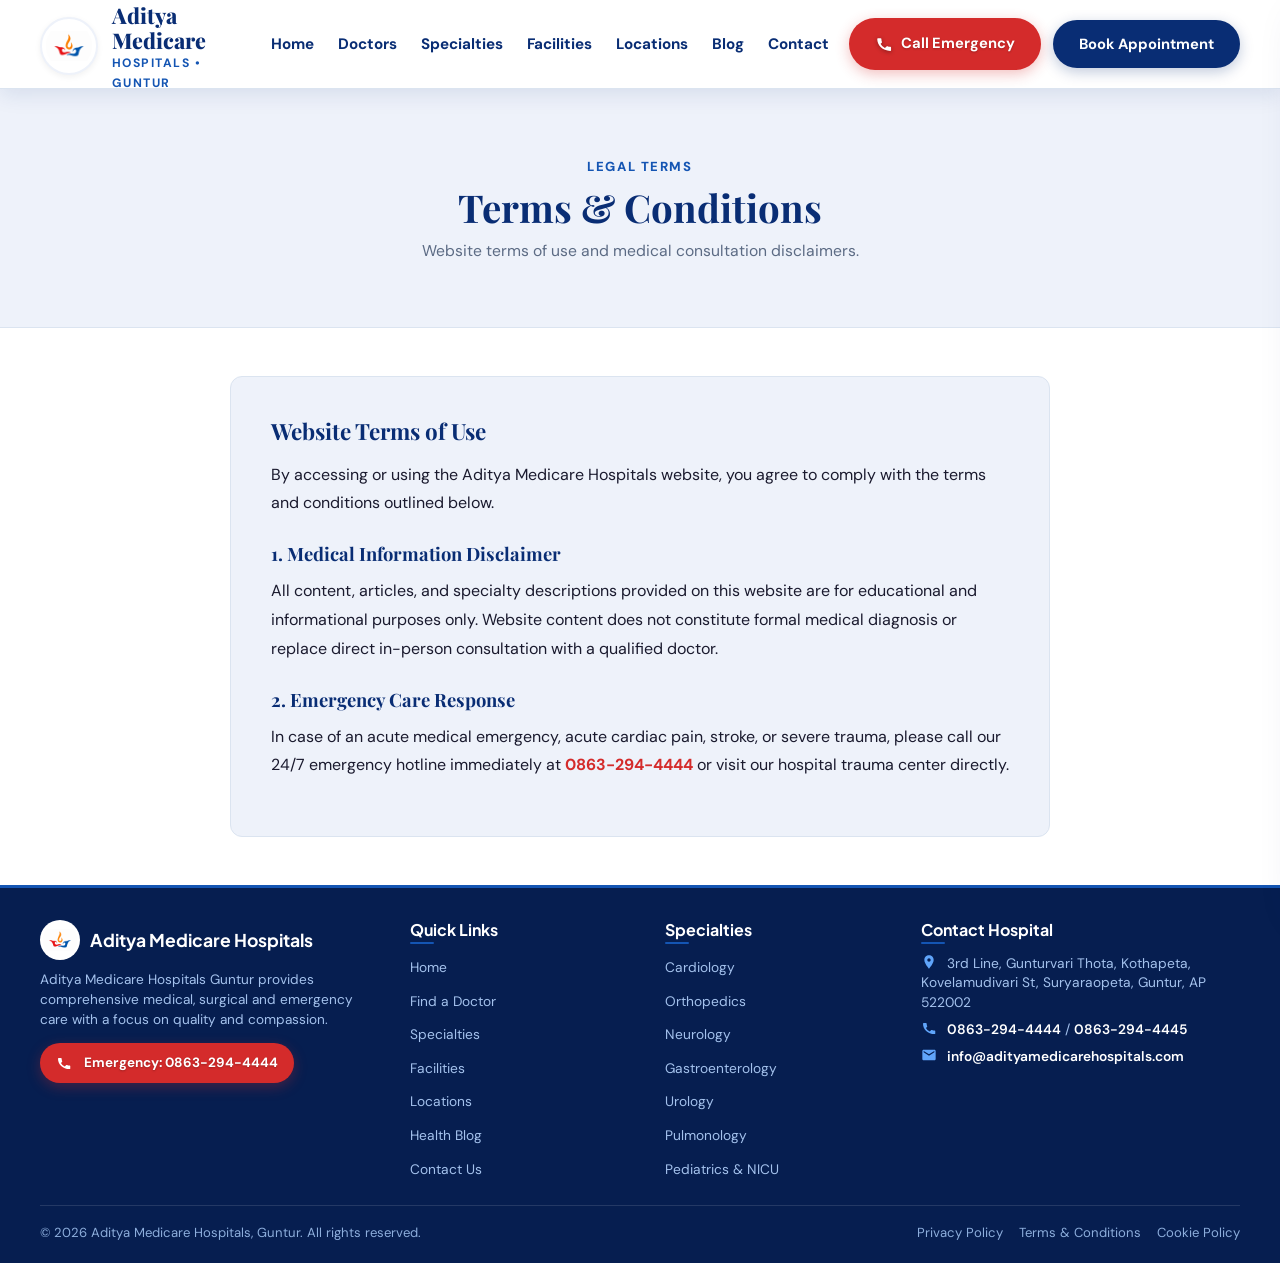
<file: terms-conditions.html>
<!DOCTYPE html>
<html lang="en">

<head>
  <meta charset="utf-8" />
  <meta name="viewport" content="width=device-width, initial-scale=1.0" />
  <title>Terms & Conditions | Aditya Medicare Hospitals Guntur</title>
  <meta name="description"
    content="Terms and Conditions of Aditya Medicare Hospitals Guntur governing website usage, medical disclaimers, and consultation scheduling." />
  <meta name="keywords" content="Aditya Medicare terms, hospital website terms, medical consultation disclaimer" />
  <meta name="author" content="Aditya Medicare Hospitals, Guntur" />
  <meta name="robots" content="index, follow" />
  <link rel="canonical" href="https://www.adityamedicarehospitals.com/terms-conditions.html" />
  
  <link rel="icon" type="image/png" href="images/favicon.png" />
  <link rel="apple-touch-icon" href="images/favicon.png" />
  
  <!-- Fonts -->
  <link rel="preconnect" href="https://fonts.googleapis.com" />
  <link rel="preconnect" href="https://fonts.gstatic.com" crossorigin />
  <link href="https://fonts.googleapis.com/css2?family=DM+Sans:ital,wght@0,400;0,500;0,700;0,800;1,400&family=Playfair+Display:wght@600;700;800&display=swap" rel="stylesheet" />
  
  <!-- Stylesheet -->
  <link rel="stylesheet" href="style.css?v=3000" />
</head>

<body>

  <!-- NAVBAR -->
  <nav class="navbar">
    <div class="container nav-inner">
      <a href="index.html" class="brand">
        <img src="images/Hospital-logo.png" alt="Aditya Medicare Logo" class="brand-logo" onerror="this.src='images/logo.png';" />
        <div class="brand-text">
          <span class="brand-title">Aditya Medicare</span>
          <span class="brand-subtitle">Hospitals • Guntur</span>
        </div>
      </a>

      <ul class="nav-links">
        <li><a href="index.html">Home</a></li>
        <li><a href="doctors.html">Doctors</a></li>
        <li><a href="specialties.html">Specialties</a></li>
        <li><a href="facilities.html">Facilities</a></li>
        <li><a href="locations.html">Locations</a></li>
        <li><a href="blog.html">Blog</a></li>
        <li><a href="contact.html">Contact</a></li>
      </ul>

      <div class="nav-cta">
        <a href="tel:08632944444" class="btn btn-danger">
          <svg class="btn-icon" viewBox="0 0 24 24"><path d="M6.62 10.79a15.05 15.05 0 006.59 6.59l2.2-2.2a1 1 0 011.11-.27c1.21.49 2.53.76 3.88.76a1 1 0 011 1v3.5a1 1 0 01-1 1C10.03 21 3 13.97 3 5.48a1 1 0 011-1H7.5a1 1 0 011 1c0 1.35.27 2.67.76 3.88a1 1 0 01-.27 1.11l-2.37 2.32z"/></svg>
          Call Emergency
        </a>
        <button class="btn btn-primary" data-open-modal="true">Book Appointment</button>
      </div>

      <button class="nav-toggle" id="nav-toggle-btn" aria-label="Toggle Navigation Menu">
        <svg viewBox="0 0 24 24">
          <path d="M4 6h16M4 12h16M4 18h16"></path>
        </svg>
      </button>
    </div>
  </nav>

  <!-- MOBILE DRAWER -->
  <div class="mobile-menu-overlay" id="mobile-overlay"></div>
  <div class="mobile-drawer" id="mobile-drawer">
    <div class="mobile-drawer-header">
      <div class="brand-title" style="font-size: 1.1rem;">Aditya Medicare</div>
      <button class="mobile-drawer-close" id="mobile-drawer-close">✕</button>
    </div>
    <ul class="mobile-nav-links">
      <li><a href="index.html">Home</a></li>
      <li><a href="doctors.html">Doctors</a></li>
      <li><a href="specialties.html">Specialties</a></li>
      <li><a href="facilities.html">Facilities</a></li>
      <li><a href="locations.html">Locations</a></li>
      <li><a href="blog.html">Blog</a></li>
      <li><a href="contact.html">Contact</a></li>
    </ul>
    <div style="margin-top: auto; display: flex; flex-direction: column; gap: 12px; padding-top: 20px;">
      <a href="tel:08632944444" class="btn btn-danger" style="width:100%;">
        <svg class="btn-icon" viewBox="0 0 24 24"><path d="M6.62 10.79a15.05 15.05 0 006.59 6.59l2.2-2.2a1 1 0 011.11-.27c1.21.49 2.53.76 3.88.76a1 1 0 011 1v3.5a1 1 0 01-1 1C10.03 21 3 13.97 3 5.48a1 1 0 011-1H7.5a1 1 0 011 1c0 1.35.27 2.67.76 3.88a1 1 0 01-.27 1.11l-2.37 2.32z"/></svg>
        Call 0863-294-4444
      </a>
      <button class="btn btn-primary" style="width:100%;" data-open-modal="true">Book Appointment</button>
    </div>
  </div>

  <!-- PAGE HERO -->
  <section class="section section-soft subpage-hero-banner">
    <div class="container">
      <div class="section-header">
        <span class="section-tag">Legal Terms</span>
        <h1 class="section-title">Terms & Conditions</h1>
        <p class="section-subtitle">Website terms of use and medical consultation disclaimers.</p>
      </div>
    </div>
  </section>

  <!-- CONTENT SECTION -->
  <section class="section section-white">
    <div class="container" style="max-width: 860px;">
      <div style="background: var(--soft-bg); padding: 40px; border-radius: var(--radius-md); border: 1px solid var(--border-color); line-height: 1.8;">
        <h2 style="font-size: 1.4rem; color: var(--navy); margin-bottom: 16px;">Website Terms of Use</h2>
        <p style="margin-bottom: 16px; color: var(--text-dark);">
          By accessing or using the Aditya Medicare Hospitals website, you agree to comply with the terms and conditions outlined below.
        </p>

        <h3 style="font-size: 1.15rem; color: var(--navy); margin: 24px 0 12px 0;">1. Medical Information Disclaimer</h3>
        <p style="margin-bottom: 16px; color: var(--text-dark);">
          All content, articles, and specialty descriptions provided on this website are for educational and informational purposes only. Website content does not constitute formal medical diagnosis or replace direct in-person consultation with a qualified doctor.
        </p>

        <h3 style="font-size: 1.15rem; color: var(--navy); margin: 24px 0 12px 0;">2. Emergency Care Response</h3>
        <p style="margin-bottom: 16px; color: var(--text-dark);">
          In case of an acute medical emergency, acute cardiac pain, stroke, or severe trauma, please call our 24/7 emergency hotline immediately at <a href="tel:08632944444" style="font-weight: 700; color: var(--red);">0863-294-4444</a> or visit our hospital trauma center directly.
        </p>
      </div>
    </div>
  </section>

  <!-- APPOINTMENT MODAL -->
  <div class="modal-overlay" id="appointment-modal" aria-hidden="true" role="dialog" aria-modal="true" aria-labelledby="modal-title-heading">
    <div class="modal-container">
      <div class="modal-header">
        <h3>📅 Book Doctor Appointment</h3>
        <button class="modal-close" id="modal-close-btn">✕</button>
      </div>
      <div class="modal-body">
        <form id="appointment-form">
          <div class="form-group">
            <label for="modal-patient-name">Full Patient Name *</label>
            <input type="text" id="modal-patient-name" class="form-control" placeholder="e.g. Ramesh Kumar" required />
          </div>

          <div class="form-row">
            <div class="form-group">
              <label for="modal-patient-phone">Phone Number *</label>
              <input type="tel" id="modal-patient-phone" class="form-control" placeholder="10-digit mobile number" required />
            </div>
            <div class="form-group">
              <label for="modal-patient-email">Email Address</label>
              <input type="email" id="modal-patient-email" class="form-control" placeholder="name@example.com" />
            </div>
          </div>

          <div class="form-row">
            <div class="form-group">
              <label for="modal-department-select">Select Medical Specialty</label>
              <select id="modal-department-select" class="form-control">
                <option value="">General Consultation</option>
                <option value="Cardiology">Cardiology</option>
                <option value="Orthopedics">Orthopedics</option>
                <option value="Neurology">Neurology</option>
                <option value="Gastroenterology">Gastroenterology</option>
                <option value="Urology">Urology</option>
                <option value="Pulmonology">Pulmonology</option>
                <option value="Pediatrics">Pediatrics</option>
                <option value="Mother & Child">Mother & Child Care</option>
                <option value="Critical Care">Critical Care</option>
              </select>
            </div>

            <div class="form-group">
              <label for="modal-doctor-select">Preferred Doctor</label>
              <select id="modal-doctor-select" class="form-control">
                <option value="">Any Available Specialist</option>
                <option value="Dr. Krishna Sravanth Pakanati">Dr. Krishna Sravanth Pakanati (Orthopedics)</option>
                <option value="Dr. Ramakoteswara Rao K">Dr. Ramakoteswara Rao K (Orthopedics)</option>
                <option value="Dr. Sai Krishna Katakam">Dr. Sai Krishna Katakam (Gastroenterology)</option>
                <option value="Dr. Raghu Sarath Punukollu">Dr. Raghu Sarath Punukollu (Urology)</option>
                <option value="Dr. Guttikonda Bhanu Vijay">Dr. Guttikonda Bhanu Vijay (Cardiology)</option>
                <option value="Dr. Viswa Jyothi Yakkala">Dr. Viswa Jyothi Yakkala (Neurology)</option>
                <option value="Dr. Sajila">Dr. Sajila (Mother & Child)</option>
                <option value="Dr. Farha">Dr. Farha (Pediatrics)</option>
                <option value="Dr. Dinesh">Dr. Dinesh (Pulmonology)</option>
                <option value="Dr. Sunil Kumar Thadigiri">Dr. Sunil Kumar Thadigiri (Critical Care)</option>
              </select>
            </div>
          </div>

          <div class="form-row">
            <div class="form-group">
              <label for="modal-preferred-date">Preferred Date</label>
              <input type="date" id="modal-preferred-date" class="form-control" />
            </div>
            <div class="form-group">
              <label for="modal-time-slot">Preferred Time Slot</label>
              <select id="modal-time-slot" class="form-control">
                <option value="Morning">Morning (10:00 AM - 1:00 PM)</option>
                <option value="Afternoon">Afternoon (2:00 PM - 5:00 PM)</option>
                <option value="Evening">Evening (5:00 PM - 8:00 PM)</option>
              </select>
            </div>
          </div>

          <div style="margin-top: 24px;">
            <button type="submit" class="btn btn-primary" style="width: 100%; padding: 14px; font-size: 1rem;">
              Confirm Appointment Booking
            </button>
          </div>
        </form>
      </div>
    </div>
  </div>

  <!-- FOOTER -->
    <!-- FOOTER -->
    <!-- FOOTER -->
  <footer class="footer">
    <div class="container">
      <div class="footer-grid">
        <div class="footer-brand">
          <div class="footer-logo-wrap">
            <img src="images/Hospital-logo.png" alt="Aditya Medicare Logo" class="footer-logo" onerror="this.src='images/logo.png';" />
            <div class="footer-brand-name">Aditya Medicare Hospitals</div>
          </div>
          <p class="footer-desc">
            Aditya Medicare Hospitals Guntur provides comprehensive medical, surgical and emergency care with a focus on quality and compassion.
          </p>
          <div style="margin-top: 4px;">
            <a href="tel:08632944444" class="btn btn-danger footer-emergency-btn">
              <svg viewBox="0 0 24 24" style="width:16px;height:16px;fill:currentColor;margin-right:6px;"><path d="M6.62 10.79a15.05 15.05 0 006.59 6.59l2.2-2.2a1 1 0 011.11-.27c1.21.49 2.53.76 3.88.76a1 1 0 011 1v3.5a1 1 0 01-1 1C10.03 21 3 13.97 3 5.48a1 1 0 011-1H7.5a1 1 0 011 1c0 1.35.27 2.67.76 3.88a1 1 0 01-.27 1.11l-2.37 2.32z"/></svg>
              Emergency: 0863-294-4444
            </a>
          </div>
        </div>

        <div>
          <h4 class="footer-title">Quick Links</h4>
          <ul class="footer-links">
            <li><a href="index.html">Home</a></li>
            <li><a href="doctors.html">Find a Doctor</a></li>
            <li><a href="specialties.html">Specialties</a></li>
            <li><a href="facilities.html">Facilities</a></li>
            <li><a href="locations.html">Locations</a></li>
            <li><a href="blog.html">Health Blog</a></li>
            <li><a href="contact.html">Contact Us</a></li>
          </ul>
        </div>

        <div>
          <h4 class="footer-title">Specialties</h4>
          <ul class="footer-links">
            <li><a href="specialties.html">Cardiology</a></li>
            <li><a href="specialties.html">Orthopedics</a></li>
            <li><a href="specialties.html">Neurology</a></li>
            <li><a href="specialties.html">Gastroenterology</a></li>
            <li><a href="specialties.html">Urology</a></li>
            <li><a href="specialties.html">Pulmonology</a></li>
            <li><a href="specialties.html">Pediatrics &amp; NICU</a></li>
          </ul>
        </div>

        <div>
          <h4 class="footer-title">Contact Hospital</h4>
          <p class="footer-contact-item">
            <svg style="width:16px;height:16px;fill:#60a5fa;vertical-align:-2px;margin-right:6px;" viewBox="0 0 24 24"><path d="M12 2C8.13 2 5 5.13 5 9c0 5.25 7 13 7 13s7-7.75 7-13c0-3.87-3.13-7-7-7zm0 9.5c-1.38 0-2.5-1.12-2.5-2.5s1.12-2.5 2.5-2.5 2.5 1.12 2.5 2.5-1.12 2.5-2.5 2.5z"/></svg>
            3rd Line, Gunturvari Thota, Kothapeta, Kovelamudivari St, Suryaraopeta, Guntur, AP 522002
          </p>
          <p class="footer-contact-item">
            <svg style="width:16px;height:16px;fill:#60a5fa;vertical-align:-2px;margin-right:6px;" viewBox="0 0 24 24"><path d="M6.62 10.79a15.05 15.05 0 006.59 6.59l2.2-2.2a1 1 0 011.11-.27c1.21.49 2.53.76 3.88.76a1 1 0 011 1v3.5a1 1 0 01-1 1C10.03 21 3 13.97 3 5.48a1 1 0 011-1H7.5a1 1 0 011 1c0 1.35.27 2.67.76 3.88a1 1 0 01-.27 1.11l-2.37 2.32z"/></svg>
            <a href="tel:08632944444">0863-294-4444</a> / <a href="tel:08632944445">0863-294-4445</a>
          </p>
          <p class="footer-contact-item">
            <svg style="width:16px;height:16px;fill:#60a5fa;vertical-align:-2px;margin-right:6px;" viewBox="0 0 24 24"><path d="M20 4H4c-1.1 0-1.99.9-1.99 2L2 18c0 1.1.9 2 2 2h16c1.1 0 2-.9 2-2V6c0-1.1-.9-2-2-2zm0 4l-8 5-8-5V6l8 5 8-5v2z"/></svg>
            <a href="mailto:info@adityamedicarehospitals.com">info@adityamedicarehospitals.com</a>
          </p>
        </div>
      </div>

      <div class="footer-bottom">
        <div>&copy; 2026 Aditya Medicare Hospitals, Guntur. All rights reserved.</div>
        <div class="footer-legal">
          <a href="privacy-policy.html">Privacy Policy</a>
          <a href="terms-conditions.html">Terms &amp; Conditions</a>
          <a href="cookie-policy.html">Cookie Policy</a>
        </div>
      </div>
    </div>
  </footer>

  <script src="script.js"></script>
</body>

</html>
</file>
<file: style.css>
@import url('https://fonts.googleapis.com/css2?family=Plus+Jakarta+Sans:wght@500;600;700;800&family=DM+Sans:ital,wght@0,400;0,500;0,700;0,800;1,400&family=Playfair+Display:wght@600;700;800&display=swap');

/* ==========================================================================
   ADITYA MEDICARE HOSPITALS - ORIGINAL BRAND COLOR SCHEME & RESPONSIVE UI
   Theme: #092d74 Navy, #1455b3 Blue, #d42b2b Red, #eef2fa Soft Background
   ========================================================================== */

:root {
  --navy: #092d74;           /* Original Navy */
  --navy-dark: #061e50;      /* Dark Navy */
  --blue: #1455b3;           /* Primary Blue */
  --blue-hover: #0e4391;
  --sky: #38b6ff;
  --sky-light: #eef2fa;
  --soft-bg: #eef2fa;        /* Original Soft Background */
  --card-bg: #ffffff;
  --text-dark: #1a1a2e;       /* Original Text Dark */
  --text-muted: #5c6b84;      /* Original Text Muted */
  --border-color: #dbe4f0;
  --red: #d42b2b;            /* Original Emergency Red */
  --red-hover: #b82222;
  --red-light: #fee2e2;
  --green: #10b981;
  --gold: #f59e0b;
  --white: #ffffff;
  
  --shadow-sm: 0 2px 8px rgba(9, 45, 116, 0.05);
  --shadow-md: 0 8px 24px rgba(9, 45, 116, 0.08);
  --shadow-lg: 0 16px 40px rgba(9, 45, 116, 0.12);
  --radius-sm: 8px;
  --radius-md: 12px;
  --radius-lg: 20px;
  --radius-full: 9999px;
  
  --transition: all 0.3s cubic-bezier(0.16, 1, 0.3, 1);
}

/* --------------------------------------------------------------------------
   GLOBAL RESET & BASE STYLES
   -------------------------------------------------------------------------- */
*, *::before, *::after {
  box-sizing: border-box;
  margin: 0;
  padding: 0;
}

.sr-only {
  position: absolute !important;
  width: 1px !important;
  height: 1px !important;
  padding: 0 !important;
  margin: -1px !important;
  overflow: hidden !important;
  clip: rect(0, 0, 0, 0) !important;
  white-space: nowrap !important;
  border: 0 !important;
}

html {
  scroll-behavior: smooth;
  font-size: 16px;
  -webkit-tap-highlight-color: transparent;
  overflow-x: hidden;
  max-width: 100vw;
}

body {
  font-family: 'DM Sans', -apple-system, BlinkMacSystemFont, "Segoe UI", Roboto, sans-serif;
  color: var(--text-dark);
  background-color: var(--soft-bg);
  line-height: 1.6;
  overflow-x: hidden;
  max-width: 100vw;
}

h1, h2, h3, h4, h5, h6 {
  font-family: 'Playfair Display', Georgia, serif;
  color: var(--navy);
  line-height: 1.25;
  font-weight: 700;
}

a {
  color: var(--blue);
  text-decoration: none;
  transition: var(--transition);
}

a:hover {
  color: var(--navy);
}

img {
  max-width: 100%;
  height: auto;
  display: block;
}

button, input, select, textarea {
  font-family: inherit;
  font-size: inherit;
}

.container {
  width: 100%;
  max-width: 1240px;
  margin: 0 auto;
  padding: 0 20px;
}

/* Inline SVG Icon Helper with Subtle Shadow */
.btn-icon {
  width: 18px;
  height: 18px;
  fill: currentColor;
  flex-shrink: 0;
  filter: drop-shadow(0 1px 2px rgba(0, 0, 0, 0.4));
}

.pulse-dot {
  width: 8px;
  height: 8px;
  background-color: #ffffff;
  border-radius: 50%;
  display: inline-block;
  box-shadow: 0 0 4px rgba(0, 0, 0, 0.5);
  animation: pulseDot 1.5s infinite;
}

@keyframes pulseDot {
  0% { transform: scale(0.9); opacity: 0.8; }
  50% { transform: scale(1.3); opacity: 1; }
  100% { transform: scale(0.9); opacity: 0.8; }
}

/* --------------------------------------------------------------------------
   STICKY NAVBAR & BRAND HEADER
   -------------------------------------------------------------------------- */
.navbar {
  position: sticky;
  top: 0;
  z-index: 1000;
  background: #ffffff;
  box-shadow: 0 6px 20px rgba(9, 45, 116, 0.1);
  border-bottom: 1px solid var(--border-color);
  transition: var(--transition);
}

.nav-inner {
  height: 88px;
  display: flex;
  align-items: center;
  justify-content: space-between;
  gap: 20px;
  padding-top: 8px;
  padding-bottom: 8px;
  box-sizing: border-box;
}

.brand {
  display: flex;
  align-items: center;
  gap: 14px;
  text-decoration: none;
  padding-top: 4px;
}

.brand-logo {
  width: 58px;
  height: 58px;
  border-radius: 50%;
  object-fit: contain;
  border: 2px solid var(--soft-bg);
  padding: 4px;
  background: var(--white);
  box-shadow: 0 2px 6px rgba(0, 0, 0, 0.06);
}

.brand-text {
  display: flex;
  flex-direction: column;
  padding-top: 2px;
}

.brand-title {
  font-family: 'Playfair Display', serif;
  font-size: 1.35rem;
  font-weight: 800;
  color: var(--navy);
  line-height: 1.15;
  margin-top: 2px;
}

.brand-subtitle {
  font-size: 0.76rem;
  font-weight: 700;
  color: var(--blue);
  letter-spacing: 0.12em;
  text-transform: uppercase;
  margin-top: 2px;
}

.nav-links {
  display: flex;
  align-items: center;
  gap: 24px;
  list-style: none;
}

.nav-links a {
  color: var(--navy);
  font-weight: 700;
  font-size: 0.95rem;
  padding: 8px 0;
  position: relative;
}

.nav-links a::after {
  content: '';
  position: absolute;
  bottom: 0;
  left: 0;
  width: 0;
  height: 2.5px;
  background: var(--blue);
  border-radius: 2px;
  transition: var(--transition);
}

.nav-links a:hover,
.nav-links a.active {
  color: var(--navy);
}

.nav-links a:hover::after,
.nav-links a.active::after {
  width: 100%;
}

.nav-cta {
  display: flex;
  align-items: center;
  gap: 12px;
}

.btn {
  display: inline-flex;
  align-items: center;
  justify-content: center;
  gap: 8px;
  padding: 12px 24px;
  border-radius: var(--radius-full);
  font-weight: 700;
  font-size: 0.92rem;
  cursor: pointer;
  border: 2px solid transparent;
  transition: var(--transition);
  text-align: center;
  white-space: nowrap;
}

.btn-primary {
  background: var(--navy);
  color: var(--white) !important;
  box-shadow: 0 4px 14px rgba(9, 45, 116, 0.25);
}

.btn-primary:hover {
  background: var(--blue);
  box-shadow: 0 6px 20px rgba(20, 85, 179, 0.35);
  transform: translateY(-2px);
}

.btn-secondary {
  background: var(--soft-bg);
  color: var(--navy) !important;
  border-color: rgba(9, 45, 116, 0.2);
}

.btn-secondary:hover {
  background: #dbe4f0;
  border-color: var(--navy);
  transform: translateY(-2px);
}

.btn-outline-white {
  background: transparent;
  color: var(--white) !important;
  border-color: rgba(255, 255, 255, 0.6);
}

.btn-outline-white:hover {
  background: rgba(255, 255, 255, 0.15);
  border-color: var(--white);
  transform: translateY(-2px);
}

.btn-danger {
  background: var(--red);
  color: var(--white) !important;
  box-shadow: 0 4px 14px rgba(212, 43, 43, 0.3);
  text-shadow: 0 1px 2px rgba(0, 0, 0, 0.25);
}

.btn-danger:hover {
  background: var(--red-hover);
  box-shadow: 0 6px 18px rgba(212, 43, 43, 0.45);
  transform: translateY(-2px);
}

.nav-toggle {
  display: none;
  background: none;
  border: none;
  cursor: pointer;
  padding: 8px;
  color: var(--navy);
}

.nav-toggle svg {
  width: 28px;
  height: 28px;
  fill: none;
  stroke: currentColor;
  stroke-width: 2.2;
  stroke-linecap: round;
}

/* Mobile Drawer Overlay */
.mobile-menu-overlay {
  display: none;
  position: fixed;
  inset: 0;
  background: rgba(9, 45, 116, 0.5);
  backdrop-filter: blur(4px);
  z-index: 1002;
  opacity: 0;
  transition: var(--transition);
}

.mobile-menu-overlay.active {
  display: block;
  opacity: 1;
}

.mobile-drawer {
  position: fixed;
  top: 0;
  right: -320px;
  width: 300px;
  height: 100%;
  background: var(--white);
  z-index: 1003;
  padding: 24px;
  display: flex;
  flex-direction: column;
  box-shadow: var(--shadow-lg);
  transition: right 0.35s cubic-bezier(0.16, 1, 0.3, 1);
}

.mobile-drawer.active {
  right: 0;
}

.mobile-drawer-header {
  display: flex;
  align-items: center;
  justify-content: space-between;
  margin-bottom: 24px;
  padding-bottom: 16px;
  border-bottom: 1px solid var(--border-color);
}

.mobile-drawer-close {
  background: var(--soft-bg);
  border: none;
  width: 44px;
  height: 44px;
  border-radius: 50%;
  display: flex;
  align-items: center;
  justify-content: center;
  cursor: pointer;
  color: var(--navy);
  font-size: 1.3rem;
  font-weight: 700;
}

.mobile-nav-links {
  list-style: none;
  display: flex;
  flex-direction: column;
  gap: 16px;
}

.mobile-nav-links a {
  font-size: 1.05rem;
  font-weight: 700;
  color: var(--text-dark);
  display: block;
  padding: 12px 14px;
  border-radius: var(--radius-sm);
  min-height: 44px;
}

.mobile-nav-links a:hover,
.mobile-nav-links a.active {
  background: var(--soft-bg);
  color: var(--navy);
}

/* --------------------------------------------------------------------------
   HERO SECTION & HERO INFO BAR (DIRECTLY IN HERO SECTION)
   -------------------------------------------------------------------------- */
.hero-section {
  position: relative;
  background: linear-gradient(135deg, var(--navy-dark) 0%, var(--navy) 100%);
  color: var(--white);
  padding: 80px 0 140px 0;
  overflow: hidden;
}

.hero-bg-media {
  position: absolute;
  inset: 0;
  z-index: 1;
  opacity: 0.45;
}

.hero-bg-media img {
  width: 100%;
  height: 100%;
  object-fit: cover;
  filter: brightness(1.0) contrast(1.05) saturate(0.9);
}

.hero-content {
  position: relative;
  z-index: 2;
  max-width: 960px;
  margin: 0 auto;
  text-align: center;
}

.hero-badge {
  display: inline-flex;
  align-items: center;
  gap: 8px;
  background: rgba(255, 255, 255, 0.12);
  border: 1px solid rgba(255, 255, 255, 0.25);
  color: #8cd6ff;
  padding: 6px 20px;
  border-radius: var(--radius-full);
  font-size: 0.85rem;
  font-weight: 700;
  letter-spacing: 0.12em;
  text-transform: uppercase;
  margin-bottom: 24px;
  backdrop-filter: blur(8px);
}

.hero-title {
  font-size: clamp(2.2rem, 5vw, 3.8rem);
  font-weight: 800;
  color: var(--white);
  line-height: 1.15;
  margin-bottom: 20px;
  letter-spacing: -0.02em;
}

.hero-title span {
  color: #38b6ff;
  display: inline-block;
}

.hero-subtitle {
  font-size: clamp(1.05rem, 2vw, 1.25rem);
  color: #d2e4ff;
  max-width: 720px;
  margin: 0 auto 30px auto;
  line-height: 1.6;
}

.hero-actions {
  display: flex;
  align-items: center;
  justify-content: center;
  gap: 16px;
  flex-wrap: wrap;
  margin-bottom: 36px;
}

/* HERO INFO BAR (ADDRESS, OPD HOURS, EMERGENCY HOTLINE DIRECTLY IN HERO) */
.hero-info-bar {
  display: flex;
  align-items: center;
  justify-content: space-between;
  gap: 20px;
  background: rgba(255, 255, 255, 0.12);
  border: 1px solid rgba(255, 255, 255, 0.22);
  backdrop-filter: blur(12px);
  padding: 16px 24px;
  border-radius: var(--radius-lg);
  text-align: left;
  box-shadow: 0 8px 32px rgba(0, 0, 0, 0.25);
}

.hero-info-item {
  display: flex;
  align-items: center;
  gap: 12px;
}

.hero-info-icon {
  font-size: 1.4rem;
  flex-shrink: 0;
}

.hero-info-label {
  display: block;
  font-size: 0.74rem;
  text-transform: uppercase;
  letter-spacing: 0.08em;
  color: #8cd6ff;
  font-weight: 700;
}

.hero-info-val {
  display: block;
  font-size: 0.88rem;
  color: #ffffff;
  font-weight: 600;
}

.hero-emergency-btn {
  background: var(--red);
  color: var(--white) !important;
  padding: 10px 20px;
  border-radius: var(--radius-full);
  font-weight: 700;
  font-size: 0.88rem;
  display: inline-flex;
  align-items: center;
  gap: 8px;
  box-shadow: 0 4px 14px rgba(212, 43, 43, 0.4);
  white-space: nowrap;
  transition: var(--transition);
}

.hero-emergency-btn:hover {
  background: var(--red-hover);
  transform: translateY(-2px);
}

/* HERO STATS OVERLAY BAR */
.hero-stats-wrapper {
  position: relative;
  z-index: 3;
  margin-top: -50px;
  margin-bottom: 40px;
}

.stats-grid {
  display: grid;
  grid-template-columns: repeat(4, 1fr);
  gap: 20px;
  background: var(--white);
  padding: 30px;
  border-radius: var(--radius-lg);
  box-shadow: var(--shadow-lg);
  border: 1px solid var(--border-color);
}

.stat-card {
  text-align: center;
  padding: 10px;
  position: relative;
}

.stat-card:not(:last-child)::after {
  content: '';
  position: absolute;
  right: 0;
  top: 15%;
  height: 70%;
  width: 1px;
  background: var(--border-color);
}

.stat-number {
  font-family: 'Playfair Display', serif;
  font-size: 2.4rem;
  font-weight: 800;
  color: var(--navy);
  line-height: 1;
  margin-bottom: 6px;
}

.stat-number span {
  color: var(--blue);
}

.stat-label {
  font-size: 0.9rem;
  font-weight: 700;
  color: var(--text-muted);
  text-transform: uppercase;
  letter-spacing: 0.05em;
}

/* --------------------------------------------------------------------------
   SECTION STYLING
   -------------------------------------------------------------------------- */
.section {
  padding: 48px 0;
  position: relative;
}

@media (max-width: 768px) {
  .section {
    padding: 28px 0;
  }

  .section-header {
    margin-bottom: 16px;
  }

  .section-title {
    font-size: clamp(1.4rem, 5vw, 1.85rem);
  }

  .section-subtitle {
    font-size: 0.9rem;
  }
}

.section-soft {
  background-color: var(--soft-bg);
}

.section-white {
  background-color: var(--white);
}

.section-header {
  text-align: center;
  max-width: 720px;
  margin: 0 auto 24px auto;
}

.section-tag {
  display: inline-block;
  color: var(--blue);
  font-size: 0.82rem;
  font-weight: 800;
  letter-spacing: 0.12em;
  text-transform: uppercase;
  margin-bottom: 6px;
}

.section-title {
  font-size: clamp(1.7rem, 3vw, 2.4rem);
  color: var(--navy);
  margin-bottom: 8px;
}

.section-subtitle {
  font-size: 0.98rem;
  color: var(--text-muted);
  line-height: 1.5;
}

/* --------------------------------------------------------------------------
   SUBPAGE TOP HERO HEADING SECTION (Right after main nav header)
   -------------------------------------------------------------------------- */
.subpage-hero-banner {
  padding: 64px 0 !important;
  background-color: var(--soft-bg);
  border-bottom: 1px solid var(--border-color);
}

.subpage-hero-banner .container {
  width: 100%;
}

.subpage-hero-banner .section-header {
  margin-bottom: 0 !important;
}

@media (max-width: 768px) {
  .subpage-hero-banner {
    padding: 48px 0 !important;
  }
}



/* --------------------------------------------------------------------------
   QUICK EMERGENCY / HIGHLIGHTS RIBBON
   -------------------------------------------------------------------------- */
.highlights-ribbon {
  background: var(--white);
  padding: 40px 0;
  border-bottom: 1px solid var(--border-color);
}

.ribbon-grid {
  display: grid;
  grid-template-columns: repeat(auto-fit, minmax(260px, 1fr));
  gap: 24px;
}

.ribbon-item {
  display: flex;
  align-items: center;
  gap: 16px;
  padding: 20px;
  background: var(--soft-bg);
  border-radius: var(--radius-md);
  border: 1px solid var(--border-color);
  transition: var(--transition);
}

.ribbon-item:hover {
  transform: translateY(-4px);
  box-shadow: var(--shadow-md);
  border-color: rgba(20, 85, 179, 0.4);
}

.ribbon-icon {
  width: 52px;
  height: 52px;
  background: #ffffff;
  border-radius: 50%;
  display: flex;
  align-items: center;
  justify-content: center;
  font-size: 1.5rem;
  color: var(--blue);
  flex-shrink: 0;
  box-shadow: var(--shadow-sm);
}

.ribbon-title {
  font-size: 1.05rem;
  font-weight: 700;
  color: var(--navy);
  margin-bottom: 2px;
}

.ribbon-desc {
  font-size: 0.85rem;
  color: var(--text-muted);
}

/* --------------------------------------------------------------------------
   SPECIALTIES CARDS
   -------------------------------------------------------------------------- */
.specialties-grid {
  display: grid;
  grid-template-columns: repeat(auto-fill, minmax(280px, 1fr));
  gap: 24px;
  align-items: stretch;
}

.specialty-card {
  background: var(--white);
  border: 1px solid var(--border-color);
  border-radius: var(--radius-md);
  padding: 26px 22px;
  transition: var(--transition);
  display: flex;
  flex-direction: column;
  height: 100%;
  position: relative;
  overflow: hidden;
}

.specialty-card::before {
  content: '';
  position: absolute;
  top: 0;
  left: 0;
  width: 100%;
  height: 4px;
  background: var(--navy);
  opacity: 0;
  transition: var(--transition);
}

.specialty-card:hover {
  transform: translateY(-5px);
  box-shadow: var(--shadow-lg);
  border-color: transparent;
}

.specialty-card:hover::before {
  opacity: 1;
}

.specialty-header {
  display: flex;
  align-items: center;
  gap: 12px;
  margin-bottom: 10px;
}

.specialty-icon {
  font-size: 2.1rem;
  line-height: 1;
  flex-shrink: 0;
  margin-bottom: 0;
}

.specialty-name {
  font-size: 1.15rem;
  font-weight: 700;
  color: var(--navy);
  margin-bottom: 0;
  line-height: 1.25;
}

.specialty-desc {
  font-size: 0.88rem;
  color: var(--text-muted);
  line-height: 1.5;
  margin-bottom: 14px;
  flex: 1 1 auto;
}

.specialty-card .btn,
.specialty-link {
  margin-top: auto;
  width: 100%;
  text-align: center;
  justify-content: center;
  padding: 10px 16px;
  font-size: 0.88rem;
  font-weight: 700;
  flex: 0 0 auto !important;
  height: auto !important;
  min-height: 44px;
}

/* --------------------------------------------------------------------------
   DOCTORS CARDS & DYNAMIC FILTER BAR
   -------------------------------------------------------------------------- */
.doctor-filter-bar {
  display: flex;
  flex-direction: column;
  gap: 18px;
  margin-bottom: 36px;
  background: var(--white);
  padding: 20px;
  border-radius: var(--radius-md);
  box-shadow: var(--shadow-sm);
  border: 1px solid var(--border-color);
}

.search-input-wrap {
  position: relative;
  width: 100%;
}

.search-input-wrap input {
  width: 100%;
  padding: 14px 20px 14px 48px;
  border-radius: var(--radius-full);
  border: 1px solid var(--border-color);
  background: var(--soft-bg);
  color: var(--text-dark);
  font-size: 0.95rem;
  transition: var(--transition);
}

.search-input-wrap input:focus {
  outline: none;
  border-color: var(--blue);
  background: var(--white);
  box-shadow: 0 0 0 4px rgba(20, 85, 179, 0.12);
}

.search-icon {
  position: absolute;
  left: 18px;
  top: 50%;
  transform: translateY(-50%);
  color: var(--text-muted);
  font-size: 1.1rem;
}

.filter-pills {
  display: flex;
  align-items: center;
  gap: 10px;
  overflow-x: auto;
  padding-bottom: 8px;
  -webkit-overflow-scrolling: touch;
  scrollbar-width: none;
}

.filter-pills::-webkit-scrollbar {
  display: none;
}

.filter-pill {
  background: var(--soft-bg);
  color: var(--text-dark);
  border: 1px solid var(--border-color);
  padding: 10px 18px;
  border-radius: var(--radius-full);
  font-size: 0.88rem;
  font-weight: 700;
  cursor: pointer;
  white-space: nowrap;
  flex-shrink: 0;
  transition: var(--transition);
  min-height: 44px;
}

.filter-pill:hover,
.filter-pill.active {
  background: var(--navy);
  color: var(--white);
  border-color: var(--navy);
  box-shadow: 0 4px 12px rgba(9, 45, 116, 0.2);
}

.doctors-grid {
  display: grid;
  grid-template-columns: repeat(3, 1fr);
  gap: 24px;
  align-items: stretch;
}

.doctor-card,
.doctor-card-horizontal {
  background: var(--white);
  border-radius: 16px;
  border: 1px solid var(--border-color);
  padding: 22px;
  box-shadow: 0 4px 16px rgba(9, 45, 116, 0.05);
  transition: var(--transition);
  display: flex;
  flex-direction: column;
  justify-content: space-between;
  height: 100%;
  position: relative;
  overflow: hidden;
}

.doctor-card::before,
.doctor-card-horizontal::before {
  content: '';
  position: absolute;
  top: 0;
  left: 0;
  width: 100%;
  height: 4px;
  background: var(--blue);
  opacity: 0;
  transition: var(--transition);
  z-index: 5;
}

.doctor-card:hover,
.doctor-card-horizontal:hover {
  transform: translateY(-4px);
  box-shadow: 0 12px 30px rgba(9, 45, 116, 0.12);
  border-color: rgba(20, 85, 179, 0.3);
}

.doctor-card:hover::before,
.doctor-card-horizontal:hover::before {
  opacity: 1;
}

.doctor-card-main {
  display: grid;
  grid-template-columns: 125px 1fr;
  gap: 16px;
  align-items: stretch;
  flex: 1;
  margin-bottom: 10px;
}

.doctor-photo-col {
  display: flex;
  flex-direction: column;
  align-items: center;
  justify-content: flex-start;
  gap: 6px;
  width: 125px;
  flex-shrink: 0;
}

.doctor-photo-wrap {
  width: 125px;
  height: 180px;
  min-height: 180px;
  max-height: 180px;
  flex: 0 0 180px;
  border-radius: 12px;
  overflow: hidden;
  position: relative;
  background: linear-gradient(180deg, #f7f9fc 0%, #dbe4f0 100%);
  border: 1px solid var(--border-color);
  box-shadow: 0 4px 12px rgba(9, 45, 116, 0.08);
}

.doctor-photo-wrap img {
  width: 100%;
  height: 100%;
  object-fit: cover;
  object-position: top center;
  transition: transform 0.3s ease;
}

.doctor-card:hover .doctor-photo-wrap img,
.doctor-card-horizontal:hover .doctor-photo-wrap img {
  transform: scale(1.05);
}

.doctor-opd-badge-below {
  width: 100%;
  text-align: center;
  background: var(--soft-bg);
  color: var(--navy);
  padding: 4px 6px;
  border-radius: 20px;
  font-size: 0.72rem;
  font-weight: 700;
  font-family: 'Plus Jakarta Sans', sans-serif;
  display: inline-flex;
  align-items: center;
  justify-content: center;
  gap: 5px;
  border: 1px solid var(--border-color);
  white-space: nowrap;
  margin-top: auto;
  flex-shrink: 0;
}

.doctor-details-wrap {
  display: flex;
  flex-direction: column;
  height: 100%;
  min-width: 0;
}

.doctor-meta-header {
  display: flex;
  align-items: center;
  justify-content: flex-start;
  margin-bottom: 6px;
}

.doctor-dept-badge {
  background: var(--navy);
  color: var(--white);
  padding: 4px 12px;
  border-radius: var(--radius-full);
  font-size: 0.76rem;
  font-weight: 700;
  font-family: 'Plus Jakarta Sans', sans-serif;
  letter-spacing: 0.02em;
  box-shadow: 0 3px 8px rgba(9, 45, 116, 0.18);
  white-space: nowrap;
}

.doctor-opd-badge {
  background: var(--soft-bg);
  color: var(--navy);
  padding: 3px 10px;
  border-radius: var(--radius-full);
  font-size: 0.72rem;
  font-weight: 700;
  font-family: 'Plus Jakarta Sans', sans-serif;
  display: inline-flex;
  align-items: center;
  gap: 5px;
  border: 1px solid var(--border-color);
  white-space: nowrap;
}

.opd-dot {
  width: 6px;
  height: 6px;
  background-color: #10b981;
  border-radius: 50%;
  box-shadow: 0 0 6px #10b981;
}

.doctor-name {
  font-size: 1.08rem;
  font-weight: 700;
  color: var(--navy);
  font-family: 'Plus Jakarta Sans', 'DM Sans', sans-serif;
  letter-spacing: -0.01em;
  margin-bottom: 3px;
  line-height: 1.25;
  min-height: 2.5em;
}

.doctor-qualification {
  font-size: 0.78rem;
  font-weight: 600;
  color: var(--blue);
  font-family: 'Plus Jakarta Sans', 'DM Sans', sans-serif;
  margin-bottom: 4px;
  line-height: 1.25;
}

.doctor-designation {
  font-size: 0.76rem;
  color: #475569;
  font-family: 'Plus Jakarta Sans', 'DM Sans', sans-serif;
  line-height: 1.35;
  margin-bottom: 6px;
  min-height: 2.7em;
  display: block;
}

.doctor-treatments {
  display: flex;
  flex-wrap: wrap;
  gap: 5px;
  min-height: 52px;
  margin-top: auto;
  margin-bottom: 4px;
}

.treatment-tag {
  background: var(--soft-bg);
  color: var(--navy);
  font-size: 0.70rem;
  font-weight: 600;
  font-family: 'Plus Jakarta Sans', sans-serif;
  padding: 2px 7px;
  border-radius: 6px;
  border: 1px solid var(--border-color);
  white-space: nowrap;
}

.doctor-card-footer {
  margin-top: 0;
  padding-top: 0;
}

.doctor-card-action {
  width: 100%;
  padding: 12px 18px;
  font-size: 0.92rem;
  font-family: 'Plus Jakarta Sans', sans-serif;
  font-weight: 700;
  justify-content: center;
  border-radius: var(--radius-full);
}
  font-size: 0.78rem;
  font-weight: 600;
  padding: 3px 10px;
  border-radius: 4px;
  border: 1px solid var(--border-color);
}

.doctor-card-action {
  width: 100%;
  margin-top: auto;
}

/* --------------------------------------------------------------------------
   FACILITIES & EQUIPMENT SHOWCASE
   -------------------------------------------------------------------------- */
.facilities-grid {
  display: grid;
  grid-template-columns: repeat(auto-fill, minmax(320px, 1fr));
  gap: 28px;
}

.facility-card {
  background: var(--white);
  border-radius: var(--radius-md);
  border: 1px solid var(--border-color);
  overflow: hidden;
  box-shadow: var(--shadow-sm);
  transition: var(--transition);
}

.facility-card:hover {
  transform: translateY(-6px);
  box-shadow: var(--shadow-lg);
}

.facility-img-wrap {
  height: 200px;
  position: relative;
  overflow: hidden;
  background: var(--navy-dark);
}

.facility-img-wrap img {
  width: 100%;
  height: 100%;
  object-fit: cover;
  transition: var(--transition);
}

.facility-card:hover .facility-img-wrap img {
  transform: scale(1.06);
}

.facility-body {
  padding: 24px;
}

.facility-title {
  font-size: 1.25rem;
  color: var(--navy);
  margin-bottom: 10px;
}

.facility-desc {
  font-size: 0.92rem;
  color: var(--text-muted);
  line-height: 1.6;
}

/* --------------------------------------------------------------------------
   ROBOTIC SURGERY FEATURE HIGHLIGHT
   -------------------------------------------------------------------------- */
.robotic-banner {
  background: linear-gradient(135deg, var(--navy-dark) 0%, var(--navy) 100%);
  color: var(--white);
  border-radius: var(--radius-lg);
  padding: 50px;
  display: grid;
  grid-template-columns: 1fr 1fr;
  gap: 40px;
  align-items: center;
  box-shadow: var(--shadow-lg);
  overflow: hidden;
  position: relative;
}

.robotic-content h2 {
  color: var(--white);
  font-size: 2.2rem;
  margin-bottom: 16px;
}

.robotic-content p {
  color: #d2e3ff;
  font-size: 1.02rem;
  margin-bottom: 24px;
  line-height: 1.6;
}

.robotic-features {
  list-style: none;
  margin-bottom: 30px;
  display: flex;
  flex-direction: column;
  gap: 10px;
}

.robotic-features li {
  display: flex;
  align-items: center;
  gap: 10px;
  font-weight: 600;
  color: #ffffff;
}

.robotic-features li::before {
  content: '✓';
  color: var(--sky);
  font-weight: 900;
}

.robotic-media {
  border-radius: var(--radius-md);
  overflow: hidden;
  box-shadow: 0 10px 30px rgba(0, 0, 0, 0.4);
}

.robotic-media img,
.robotic-media video {
  width: 100%;
  display: block;
}

/* --------------------------------------------------------------------------
   REVIEWS & TESTIMONIALS
   -------------------------------------------------------------------------- */
.reviews-grid {
  display: grid;
  grid-template-columns: repeat(auto-fit, minmax(280px, 1fr));
  gap: 16px;
}

.review-card {
  background: var(--white);
  border-radius: var(--radius-md);
  padding: 20px 18px;
  border: 1px solid var(--border-color);
  box-shadow: var(--shadow-sm);
  display: flex;
  flex-direction: column;
}

.stars {
  color: var(--gold);
  font-size: 1rem;
  margin-bottom: 8px;
}

.review-text {
  font-size: 0.92rem;
  color: var(--text-dark);
  font-style: italic;
  margin-bottom: 14px;
  line-height: 1.55;
  flex-grow: 1;
}

.reviewer-info {
  display: flex;
  align-items: center;
  gap: 12px;
}

.reviewer-avatar {
  width: 44px;
  height: 44px;
  background: var(--soft-bg);
  color: var(--navy);
  border-radius: 50%;
  display: flex;
  align-items: center;
  justify-content: center;
  font-weight: 800;
  font-size: 1.1rem;
}

.reviewer-name {
  font-weight: 700;
  color: var(--navy);
  font-size: 0.95rem;
}

.reviewer-tag {
  font-size: 0.78rem;
  color: var(--green);
  font-weight: 700;
}

/* --------------------------------------------------------------------------
   LOCATION & CONTACT SECTION
   -------------------------------------------------------------------------- */
.contact-layout {
  display: grid;
  grid-template-columns: 1fr 1fr;
  gap: 40px;
}

.contact-info-card {
  background: var(--white);
  padding: 36px;
  border-radius: var(--radius-md);
  border: 1px solid var(--border-color);
  box-shadow: var(--shadow-sm);
  word-wrap: break-word;
  overflow: hidden;
}

.contact-detail-item {
  display: flex;
  align-items: flex-start;
  gap: 16px;
  margin-bottom: 24px;
}

.contact-detail-icon {
  width: 44px;
  height: 44px;
  background: var(--soft-bg);
  border-radius: 50%;
  display: flex;
  align-items: center;
  justify-content: center;
  font-size: 1.2rem;
  color: var(--navy);
  flex-shrink: 0;
}

.contact-detail-text {
  min-width: 0;
}

.contact-detail-text h4 {
  font-size: 1.05rem;
  color: var(--navy);
  margin-bottom: 4px;
}

.contact-detail-text p {
  font-size: 0.92rem;
  color: var(--text-muted);
  overflow-wrap: break-word;
  word-break: break-word;
}

.contact-actions {
  margin-top: 20px;
  display: flex;
  align-items: center;
  gap: 12px;
  flex-wrap: wrap;
}

.contact-actions .btn {
  flex: 0 1 auto;
  justify-content: center;
  text-align: center;
  border-radius: var(--radius-md);
  padding: 12px 22px;
  font-size: 0.9rem;
  white-space: nowrap;
}

.map-container {
  border-radius: var(--radius-md);
  overflow: hidden;
  box-shadow: var(--shadow-sm);
  border: 1px solid var(--border-color);
  height: 340px;
  min-height: 340px;
  max-height: 340px;
  width: 100%;
}

.map-container iframe {
  width: 100%;
  height: 100%;
  border: none;
  display: block;
}

/* --------------------------------------------------------------------------
   UNIVERSAL APPOINTMENT BOOKING MODAL
   -------------------------------------------------------------------------- */
.modal-overlay {
  position: fixed;
  inset: 0;
  background: rgba(9, 45, 116, 0.6);
  backdrop-filter: blur(6px);
  z-index: 2000;
  display: flex;
  align-items: center;
  justify-content: center;
  padding: 20px;
  opacity: 0;
  visibility: hidden;
  transition: var(--transition);
}

.modal-overlay.active {
  opacity: 1;
  visibility: visible;
}

.modal-container {
  background: var(--white);
  width: 100%;
  max-width: 560px;
  border-radius: var(--radius-lg);
  box-shadow: var(--shadow-lg);
  overflow: hidden;
  transform: translateY(20px) scale(0.95);
  transition: var(--transition);
  position: relative;
}

.modal-overlay.active .modal-container {
  transform: translateY(0) scale(1);
}

.modal-header {
  background: var(--navy);
  color: var(--white);
  padding: 24px 30px;
  display: flex;
  align-items: center;
  justify-content: space-between;
}

.modal-header h3 {
  color: var(--white);
  font-size: 1.4rem;
}

.modal-close {
  background: rgba(255, 255, 255, 0.15);
  border: none;
  color: var(--white);
  width: 44px;
  height: 44px;
  border-radius: 50%;
  cursor: pointer;
  font-size: 1.2rem;
  display: flex;
  align-items: center;
  justify-content: center;
  transition: var(--transition);
}

.modal-close:hover {
  background: rgba(255, 255, 255, 0.3);
}

.modal-body {
  padding: 30px;
  max-height: 80vh;
  overflow-y: auto;
}

@media (max-width: 768px) {
  .modal-body {
    padding: 20px 16px;
  }
}

.form-group {
  margin-bottom: 20px;
}

.form-group label {
  display: block;
  font-weight: 700;
  font-size: 0.88rem;
  color: var(--navy);
  margin-bottom: 6px;
}

.form-control {
  width: 100%;
  padding: 12px 16px;
  border: 1px solid var(--border-color);
  border-radius: var(--radius-sm);
  background: var(--soft-bg);
  color: var(--text-dark);
  font-size: 0.95rem;
  transition: var(--transition);
}

.form-control:focus {
  outline: none;
  border-color: var(--blue);
  background: var(--white);
  box-shadow: 0 0 0 3px rgba(20, 85, 179, 0.12);
}

.form-row {
  display: grid;
  grid-template-columns: 1fr 1fr;
  gap: 16px;
}

.toast-notification {
  position: fixed;
  bottom: 30px;
  right: 30px;
  background: var(--navy);
  color: var(--white);
  padding: 16px 24px;
  border-radius: var(--radius-md);
  box-shadow: var(--shadow-lg);
  display: flex;
  align-items: center;
  gap: 12px;
  z-index: 3000;
  transform: translateY(100px);
  opacity: 0;
  transition: var(--transition);
}

.toast-notification.active {
  transform: translateY(0);
  opacity: 1;
}

/* --------------------------------------------------------------------------
   BACK TO TOP BUTTON
   -------------------------------------------------------------------------- */
.back-to-top {
  position: fixed;
  bottom: 30px;
  right: 30px;
  width: 48px;
  height: 48px;
  background: var(--navy);
  color: var(--white);
  border: none;
  border-radius: 50%;
  display: flex;
  align-items: center;
  justify-content: center;
  cursor: pointer;
  box-shadow: var(--shadow-md);
  opacity: 0;
  visibility: hidden;
  transition: var(--transition);
  z-index: 999;
  font-size: 1.2rem;
}

@media (max-width: 768px) {
  .back-to-top {
    bottom: 16px;
    right: 16px;
    width: 42px;
    height: 42px;
  }
}

.back-to-top.active {
  opacity: 1;
  visibility: visible;
}

.back-to-top:hover {
  background: var(--blue);
  transform: translateY(-3px);
}

/* --------------------------------------------------------------------------
   FOOTER STYLING
   -------------------------------------------------------------------------- */
.footer {
  background: var(--navy-dark);
  color: #c4d7f5;
  padding: 32px 0 20px 0;
  border-top: 3px solid var(--blue);
  position: relative;
}

.footer-grid {
  display: grid;
  grid-template-columns: 1.5fr 1fr 1fr 1.4fr;
  gap: 28px;
  margin-bottom: 24px;
  align-items: start;
}

.footer-brand {
  display: flex;
  flex-direction: column;
  gap: 10px;
}

.footer-logo-wrap {
  display: flex;
  align-items: center;
  gap: 10px;
}

.footer-logo {
  width: 40px;
  height: 40px;
  border-radius: 50%;
  object-fit: contain;
  background: #ffffff;
  padding: 3px;
}

.footer-brand-name {
  font-family: 'Plus Jakarta Sans', sans-serif;
  font-weight: 700;
  font-size: 1.1rem;
  color: var(--white);
}

.footer-desc {
  font-size: 0.85rem;
  line-height: 1.45;
  color: #a4c2ed;
  max-width: 100%;
}

.footer-emergency-btn {
  font-size: 0.84rem;
  padding: 6px 14px;
  height: 40px;
  display: inline-flex;
  align-items: center;
  gap: 6px;
  border-radius: var(--radius-full);
}

.footer-title {
  font-size: 1rem;
  font-weight: 700;
  font-family: 'Plus Jakarta Sans', sans-serif;
  color: var(--white);
  margin-bottom: 10px;
  position: relative;
  padding-bottom: 4px;
}

.footer-title::after {
  content: '';
  position: absolute;
  bottom: 0;
  left: 0;
  width: 24px;
  height: 2px;
  background: var(--blue);
  border-radius: 2px;
}

.footer-links {
  list-style: none;
  display: flex;
  flex-direction: column;
  gap: 8px;
  padding: 0;
  margin: 0;
}

.footer-links a {
  color: #a4c2ed;
  font-size: 0.86rem;
  transition: var(--transition);
  line-height: 1.3;
  display: inline-block;
}

.footer-links a:hover {
  color: var(--white);
  padding-left: 4px;
}

.footer-contact-item {
  font-size: 0.86rem;
  color: #a4c2ed;
  margin-bottom: 8px;
  line-height: 1.4;
}

.footer-contact-item a {
  color: var(--white);
  font-weight: 600;
  transition: color 0.2s ease;
}

.footer-contact-item a:hover {
  color: var(--blue-light);
}

.footer-bottom {
  border-top: 1px solid rgba(255, 255, 255, 0.12);
  padding-top: 16px;
  display: flex;
  align-items: center;
  justify-content: space-between;
  gap: 14px;
  font-size: 0.82rem;
  color: #8daedc;
}

.footer-legal {
  display: flex;
  gap: 16px;
  flex-wrap: wrap;
}

.footer-legal a {
  color: #8daedc;
  transition: color 0.2s ease;
}

.footer-legal a:hover {
  color: var(--white);
}

/* --------------------------------------------------------------------------
   RESPONSIVE MEDIA QUERIES & DOCTOR GRID BREAKPOINTS (MAX 3 -> 2 -> MIN 1)
   -------------------------------------------------------------------------- */
@media (max-width: 1024px) {
  .nav-links, .nav-cta {
    display: none;
  }
  
  .nav-toggle {
    display: block;
  }
  
  .stats-grid {
    grid-template-columns: repeat(2, 1fr);
  }
  
  .stat-card:nth-child(2)::after {
    display: none;
  }
  
  .hero-info-bar {
    flex-direction: column;
    align-items: flex-start;
    gap: 14px;
    padding: 18px;
  }

  .hero-info-emergency {
    width: 100%;
  }

  .hero-emergency-btn {
    width: 100%;
    justify-content: center;
  }
  
  .robotic-banner {
    grid-template-columns: 1fr;
    padding: 30px 20px;
    gap: 24px;
  }

  .robotic-media {
    order: -1;
  }
  
  .contact-layout {
    grid-template-columns: 1fr;
  }
  
  .footer-grid {
    grid-template-columns: 1fr 1fr;
  }
  
  .doctors-grid {
    grid-template-columns: repeat(2, 1fr);
    gap: 20px;
  }

  .doctor-card-main {
    grid-template-columns: 135px 1fr;
    gap: 16px;
  }

  .doctor-photo-col {
    width: 135px;
  }

  .doctor-photo-wrap {
    height: 165px;
  }
}

@media (max-width: 768px) {
  .nav-inner {
    height: 78px;
    padding-top: 8px;
    padding-bottom: 8px;
    box-sizing: border-box;
  }

  .brand-logo {
    width: 48px;
    height: 48px;
    padding: 3px;
  }

  .brand-title {
    font-size: 1.15rem;
  }

  .hero-section {
    padding: 50px 0 60px 0;
  }

  .hero-stats-wrapper {
    margin-top: 24px;
    margin-bottom: 24px;
  }

  .stats-grid {
    grid-template-columns: repeat(2, 1fr);
    gap: 12px;
    padding: 20px;
  }

  .stat-number {
    font-size: 1.8rem;
  }

  .stat-label {
    font-size: 0.78rem;
  }

  .stat-card::after {
    display: none !important;
  }

  .doctor-filter-bar {
    padding: 16px;
    gap: 14px;
  }

  .filter-pill {
    padding: 8px 16px;
    font-size: 0.84rem;
  }

  .contact-info-card {
    padding: 20px 16px;
  }

  .contact-actions {
    flex-direction: column;
    width: 100%;
  }

  .contact-actions .btn {
    width: 100%;
    border-radius: var(--radius-md);
    padding: 13px 20px;
  }

  .map-container {
    height: 250px !important;
    min-height: 250px !important;
    max-height: 250px !important;
  }

  .form-row {
    grid-template-columns: 1fr;
  }

  .footer {
    padding: 16px 0 14px 0;
  }

  .footer-grid {
    grid-template-columns: 1fr;
    gap: 18px;
    margin-bottom: 16px;
  }

  .footer-brand {
    gap: 8px;
  }

  .footer-title {
    margin-bottom: 10px;
    font-size: 1.05rem;
    padding-bottom: 4px;
  }

  .footer-links {
    display: grid;
    grid-template-columns: repeat(3, minmax(0, 1fr));
    gap: 8px 10px;
  }

  .footer-links a {
    font-size: 0.82rem;
    line-height: 1.25;
    font-weight: 500;
    word-break: break-word;
  }

  .footer-links a:hover {
    padding-left: 0;
  }

  .footer-contact-item {
    font-size: 0.82rem;
    margin-bottom: 6px;
    line-height: 1.35;
  }

  .footer-bottom {
    flex-direction: column;
    text-align: center;
    gap: 6px;
    padding-top: 12px;
    margin-top: 12px;
    font-size: 0.78rem;
  }

  .footer-legal {
    justify-content: center;
    gap: 10px;
    font-size: 0.78rem;
  }
}

@media (max-width: 640px) {
  .container {
    padding: 0 16px;
  }

  .doctors-grid {
    grid-template-columns: 1fr !important;
    gap: 18px;
  }

  .doctor-card-horizontal {
    padding: 18px;
  }

  .doctor-card-main {
    grid-template-columns: 110px 1fr;
    gap: 14px;
    margin-bottom: 12px;
  }

  .doctor-photo-col {
    width: 110px;
  }

  .doctor-photo-wrap {
    width: 100%;
    height: 140px;
    border-radius: 10px;
  }

  .doctor-opd-badge-below {
    font-size: 0.65rem;
    padding: 3px 4px;
  }

  .doctor-name {
    font-size: 1.1rem;
  }

  .contact-info-card {
    padding: 20px 16px;
  }

  .contact-detail-item {
    gap: 12px;
  }

  .contact-detail-icon {
    width: 38px;
    height: 38px;
    font-size: 1rem;
  }
}

@media (max-width: 480px) {
  .doctors-grid {
    grid-template-columns: 1fr !important;
    gap: 16px;
  }

  .doctor-card-horizontal {
    padding: 16px;
    border-radius: 14px;
  }

  .doctor-card-main {
    grid-template-columns: 96px 1fr;
    gap: 12px;
    margin-bottom: 12px;
  }

  .doctor-photo-col {
    width: 96px;
  }

  .doctor-photo-wrap {
    width: 100%;
    height: 124px;
    border-radius: 10px;
  }

  .doctor-opd-badge-below {
    font-size: 0.62rem;
    padding: 3px 4px;
    letter-spacing: -0.01em;
  }

  .doctor-name {
    font-size: 1.02rem;
    line-height: 1.25;
    margin-bottom: 3px;
  }

  .doctor-qualification {
    font-size: 0.78rem;
    margin-bottom: 4px;
  }

  .doctor-designation {
    font-size: 0.8rem;
    line-height: 1.35;
    margin-bottom: 8px;
    min-height: auto;
  }

  .treatment-tag {
    font-size: 0.69rem;
    padding: 2px 7px;
    white-space: normal;
    word-break: break-word;
  }

  .doctor-card-action {
    padding: 11px 14px;
    font-size: 0.86rem;
  }
}

/* --------------------------------------------------------------------------
   ACCESSIBILITY: REDUCED MOTION
   -------------------------------------------------------------------------- */
@media (prefers-reduced-motion: reduce) {
  *, *::before, *::after {
    animation-duration: 0.01ms !important;
    animation-iteration-count: 1 !important;
    transition-duration: 0.01ms !important;
    scroll-behavior: auto !important;
  }
}

/* --------------------------------------------------------------------------
   RIBBON GRID MOBILE (compact highlights section)
   -------------------------------------------------------------------------- */
@media (max-width: 768px) {
  .highlights-ribbon {
    padding: 24px 0;
  }

  .ribbon-grid {
    grid-template-columns: 1fr;
    gap: 12px;
  }

  .ribbon-item {
    padding: 14px 16px;
    gap: 12px;
  }

  .ribbon-icon {
    width: 42px;
    height: 42px;
    font-size: 1.2rem;
  }

  .ribbon-title {
    font-size: 0.95rem;
  }

  .ribbon-desc {
    font-size: 0.8rem;
  }
}

/* --------------------------------------------------------------------------
   SPECIALTY GRID MOBILE (2-column on phones)
   -------------------------------------------------------------------------- */
@media (max-width: 640px) {
  .specialties-grid {
    grid-template-columns: 1fr;
    gap: 18px;
  }

  .specialty-card {
    padding: 22px 18px;
  }

  .specialty-icon {
    font-size: 1.9rem;
  }
}

/* --------------------------------------------------------------------------
   EXTREME SMALL SCREEN (320px)
   -------------------------------------------------------------------------- */
@media (max-width: 360px) {
  .container {
    padding: 0 12px;
  }

  .hero-title {
    font-size: 1.6rem;
  }

  .hero-subtitle {
    font-size: 0.9rem;
  }

  .hero-badge {
    font-size: 0.72rem;
    padding: 5px 12px;
  }

  .hero-info-bar {
    padding: 12px;
    gap: 10px;
  }

  .hero-info-val {
    font-size: 0.78rem;
  }

  .hero-info-label {
    font-size: 0.68rem;
  }

  .stat-number {
    font-size: 1.5rem;
  }

  .stat-label {
    font-size: 0.7rem;
  }

  .specialties-grid {
    grid-template-columns: 1fr;
  }

  .footer-desc {
    font-size: 0.8rem;
  }

  .footer-bottom {
    font-size: 0.75rem;
  }

  .footer-legal {
    gap: 12px;
    font-size: 0.75rem;
  }
}
</file>
